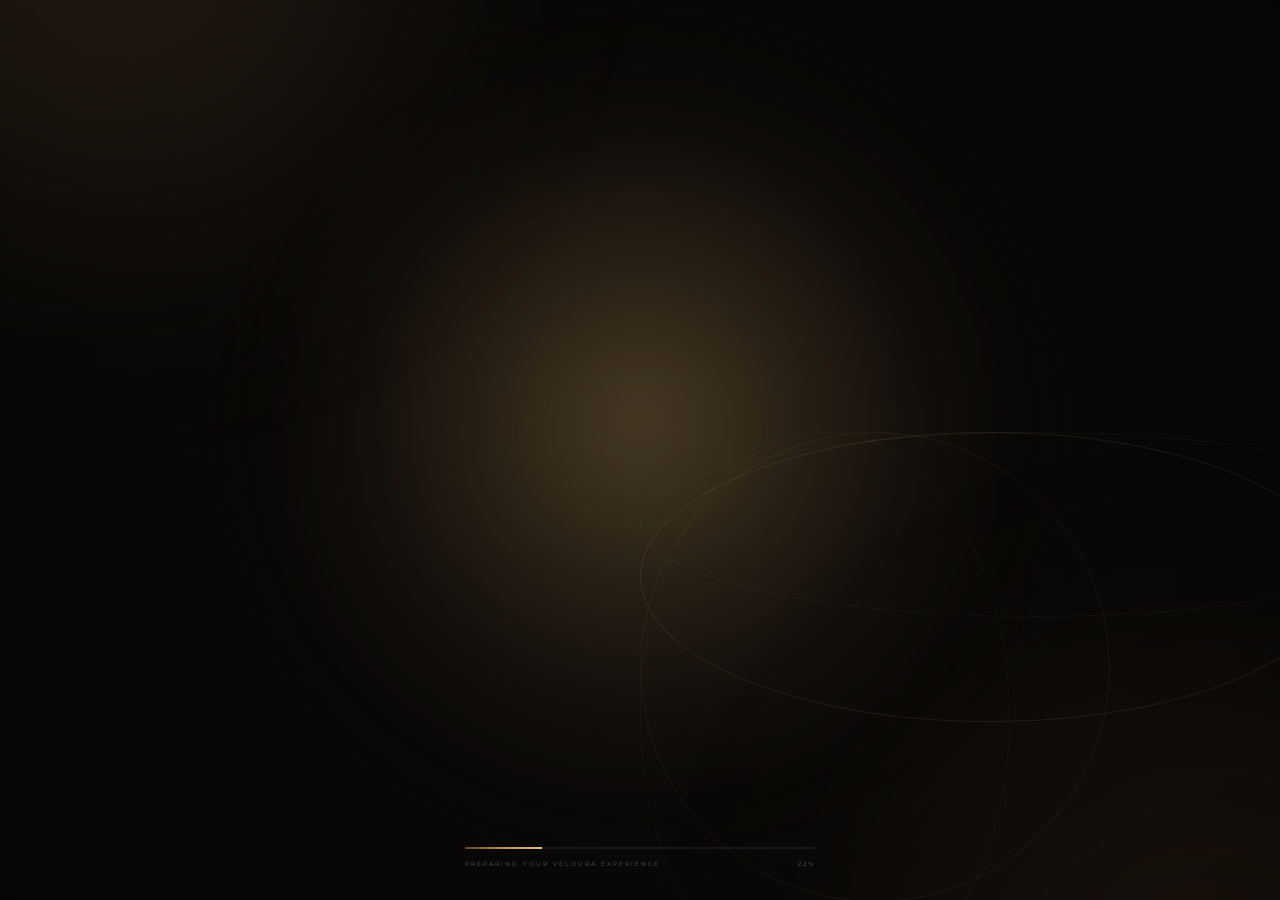
<file: index.html>
<!DOCTYPE html>
<html lang="en">

<head>

    <meta charset="UTF-8">

    <meta
        name="viewport"
        content="width=device-width, initial-scale=1.0"
    >

    <meta
        name="description"
        content="Welcome to Veloura Cafe"
    >

    <title>Veloura Cafe | Welcome</title>


    <link
        rel="preconnect"
        href="https://fonts.googleapis.com"
    >

    <link
        rel="preconnect"
        href="https://fonts.gstatic.com"
        crossorigin
    >

    <link
        href="https://fonts.googleapis.com/css2?family=Cormorant+Garamond:wght@400;500;600&family=Montserrat:wght@300;400;500;600&display=swap"
        rel="stylesheet"
    >


    <link
        rel="stylesheet"
        href="css/welcome.css"
    >

</head>


<body>


    <main class="welcome-page">


        <!-- BACKGROUND LIGHT -->

        <div class="spotlight"></div>

        <div class="background-glow glow-one"></div>

        <div class="background-glow glow-two"></div>

        <div class="background-glow glow-three"></div>


        <!-- PARTICLES -->

        <div class="particles">

            <span></span>
            <span></span>
            <span></span>
            <span></span>
            <span></span>
            <span></span>
            <span></span>
            <span></span>
            <span></span>
            <span></span>

        </div>


        <!-- TEXTURE -->

        <div class="background-lines"></div>

        <div class="grain"></div>


        <!-- 3D ORBITS -->

        <div class="orbit-system">

            <div class="luxury-orbit orbit-one"></div>

            <div class="luxury-orbit orbit-two"></div>

            <div class="luxury-orbit orbit-three"></div>

            <div class="luxury-orbit orbit-four"></div>

        </div>



        <!-- MAIN CONTENT -->

        <section
            class="welcome-content"
            id="welcomeContent"
        >


            <!-- LOGO -->

            <div class="welcome-logo">

                <div class="logo-outer-ring">

                    <div class="logo-circle">

                        <span>V</span>

                    </div>

                </div>

            </div>



            <!-- WELCOME -->

            <p class="welcome-small">

                WELCOME TO

            </p>



            <!-- MAIN TITLE -->

            <div class="brand-title">

                <span class="letter">V</span>
                <span class="letter">E</span>
                <span class="letter">L</span>
                <span class="letter">O</span>
                <span class="letter">U</span>
                <span class="letter">R</span>
                <span class="letter">A</span>

                <div class="title-light"></div>

            </div>



            <!-- CAFE -->

            <h2 class="cafe-title">

                CAFE

            </h2>



            <!-- DIVIDER -->

            <div class="gold-divider">

                <span class="divider-line"></span>

                <div class="diamond"></div>

                <span class="divider-line"></span>

            </div>



            <!-- TAGLINE -->

            <p class="welcome-tagline">

                WHERE EVERY CUP TELLS A STORY

            </p>



            <!-- LOCATION -->

            <p class="established">

                AL AIN · UAE

                <span></span>

                EST. 2026

            </p>


        </section>



        <!-- LOADING -->

        <div class="welcome-loading">

            <div class="loading-track">

                <span
                    class="loading-progress"
                    id="loadingProgress"
                ></span>

            </div>


            <div class="loading-info">

                <span>
                    PREPARING YOUR VELOURA EXPERIENCE
                </span>

                <span id="loadingNumber">
                    0%
                </span>

            </div>

        </div>



        <!-- EXIT -->

        <div
            class="exit-transition"
            id="exitTransition"
        >

            <div class="exit-circle"></div>

        </div>


    </main>



    <script src="js/welcome.js"></script>


</body>

</html>
</file>
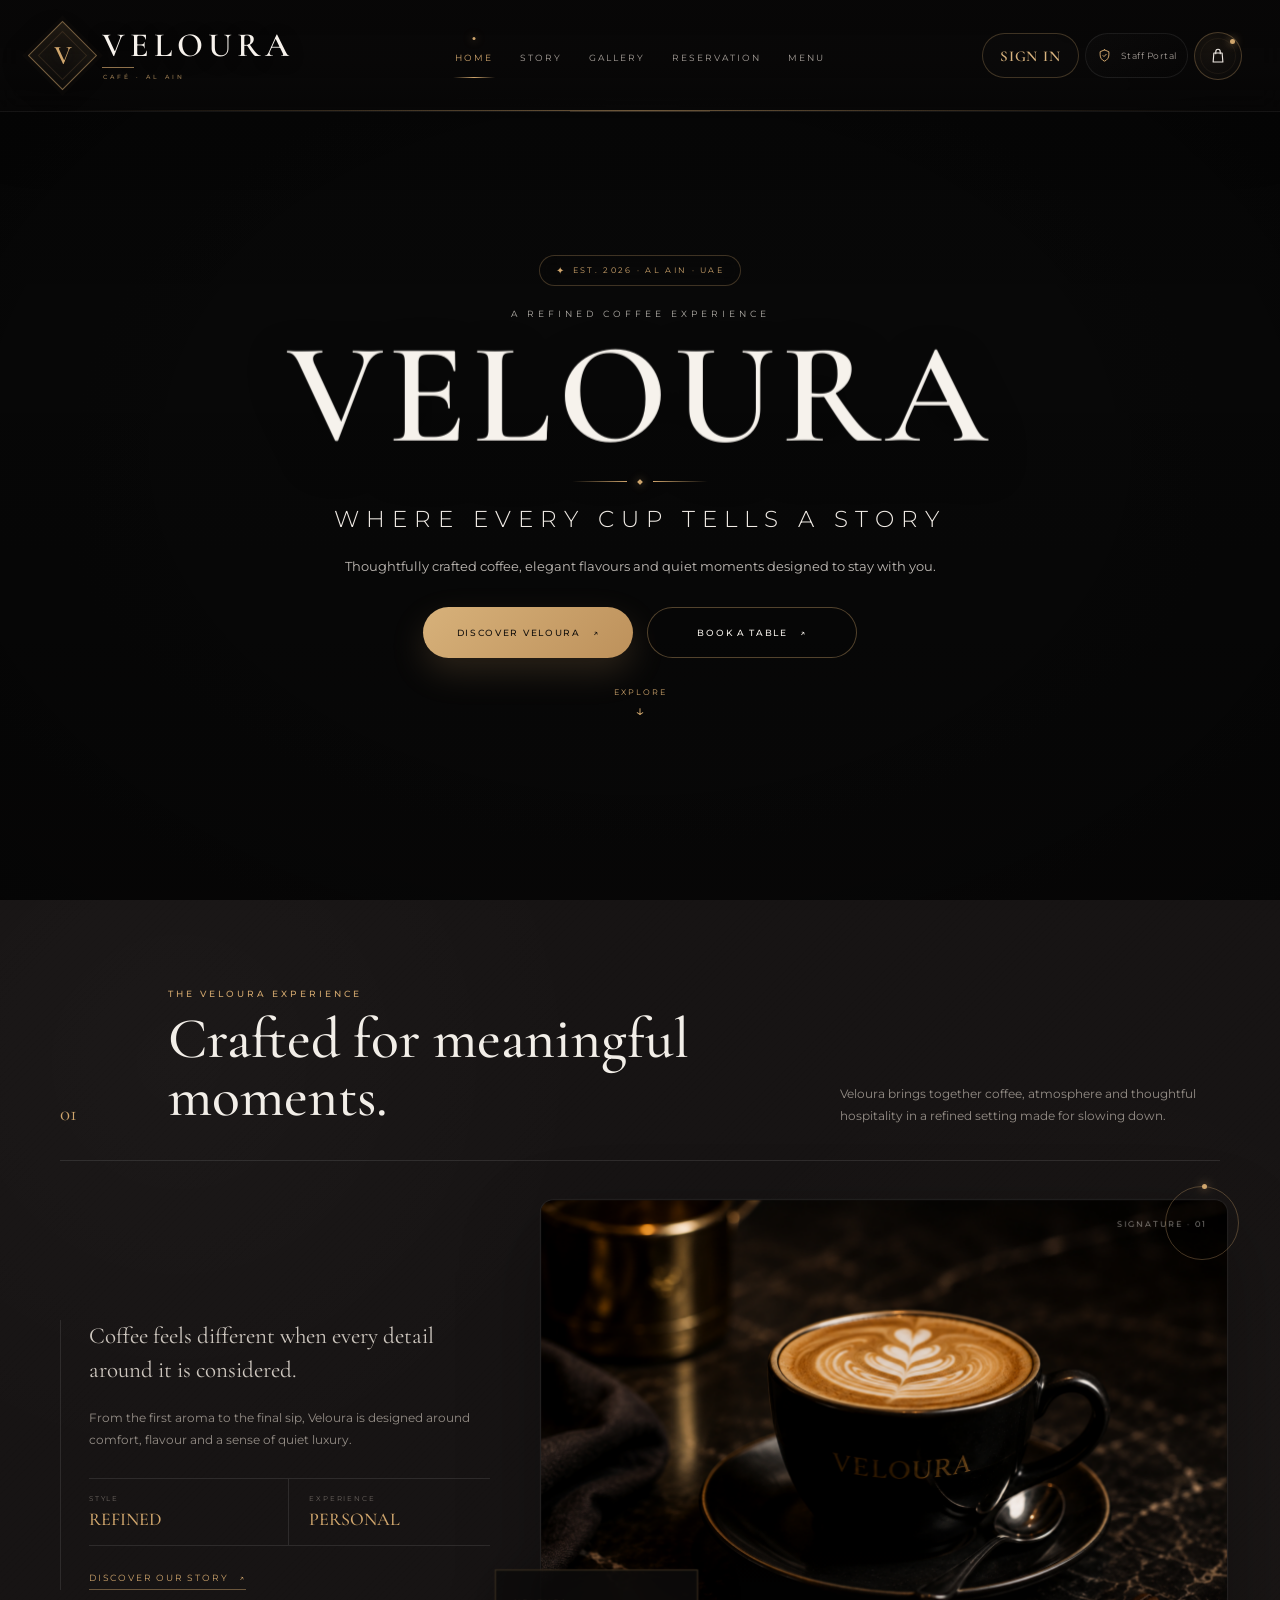
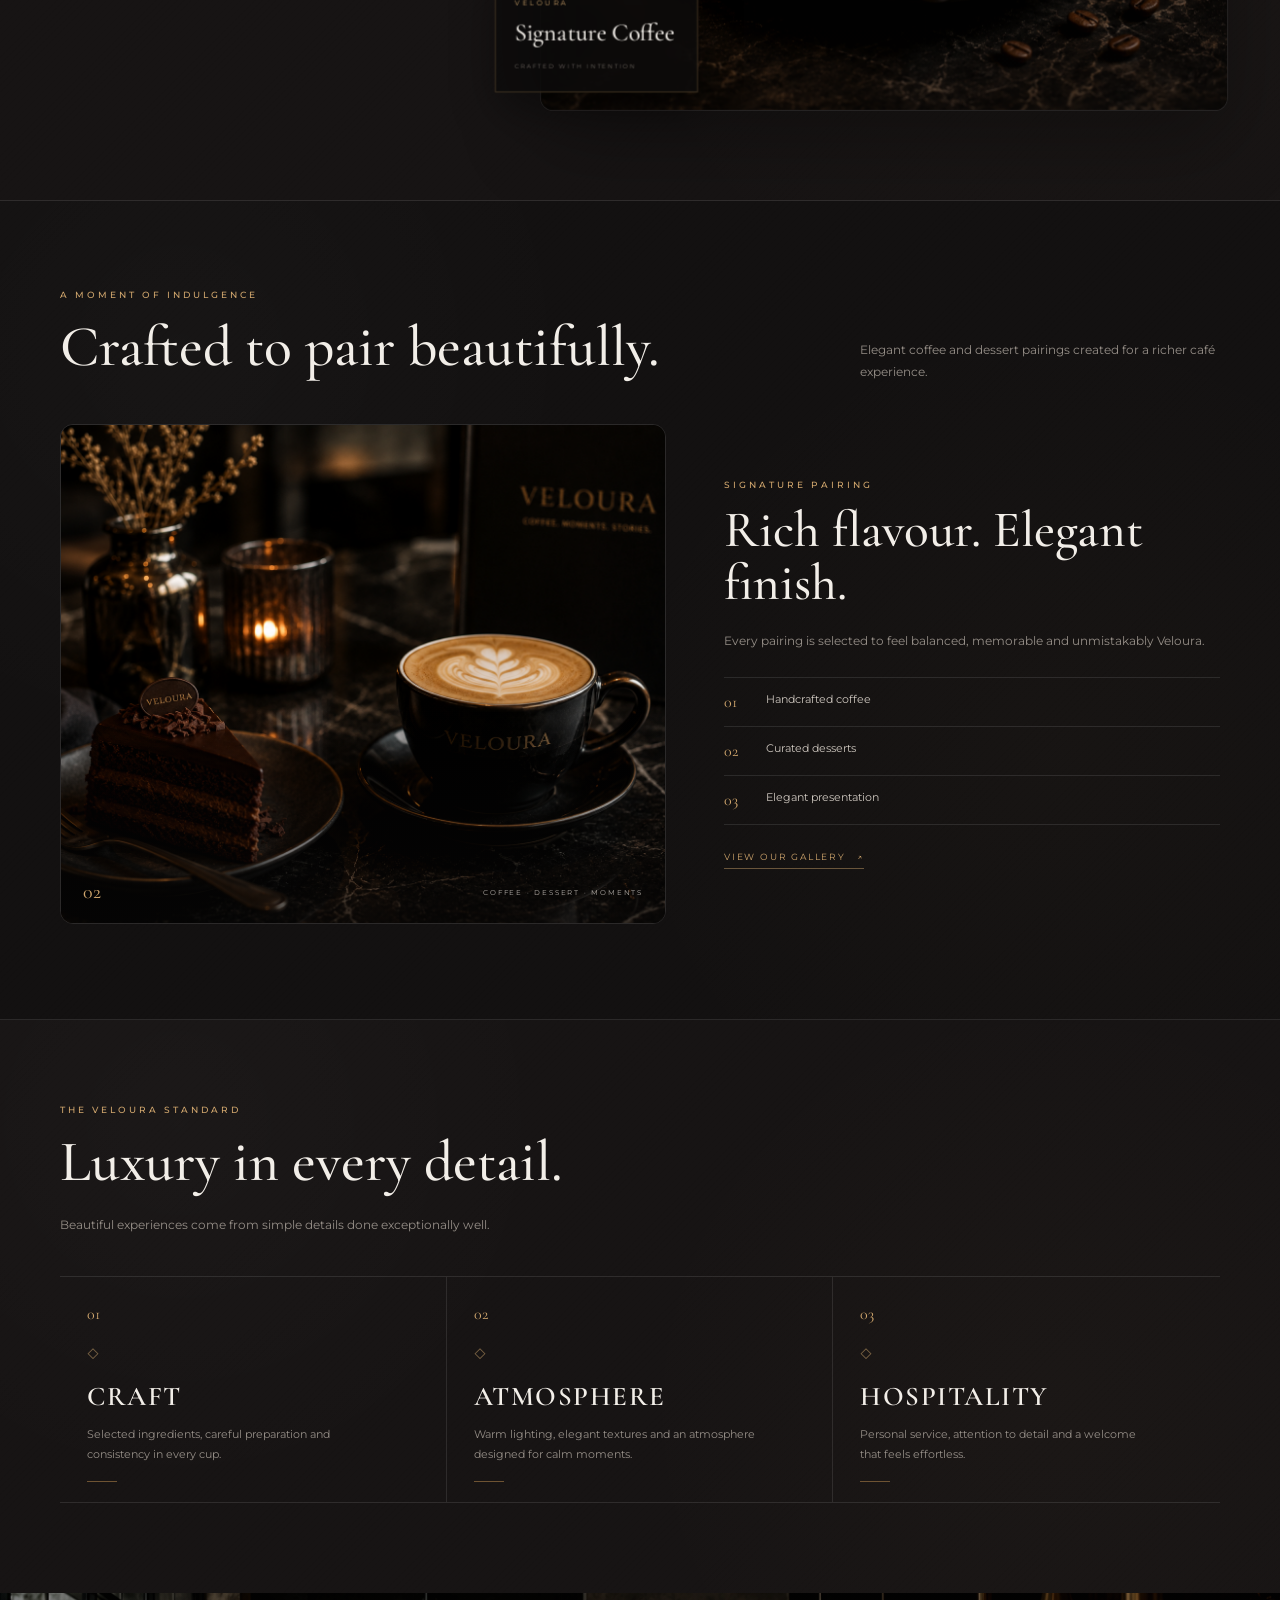
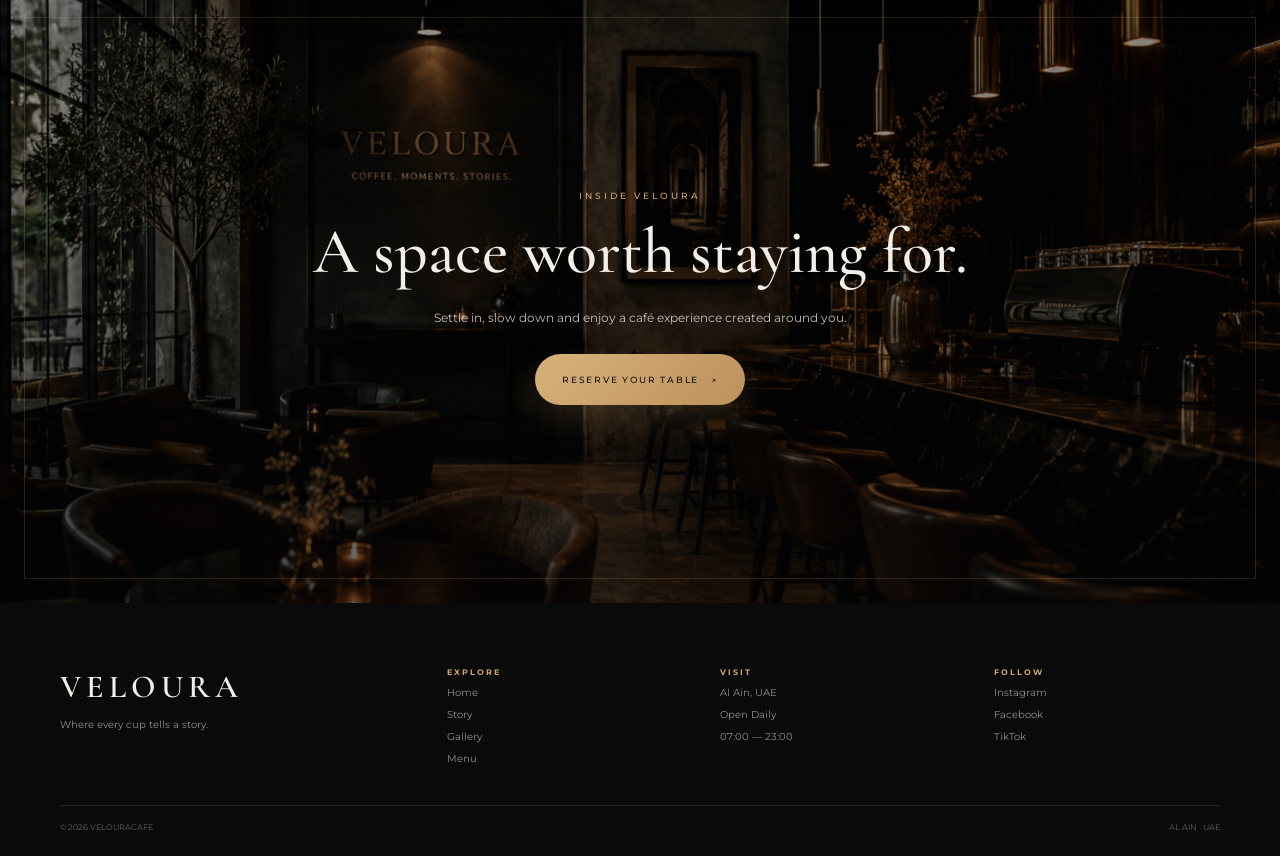
<file: home.html>
<!DOCTYPE html>
<html lang="en">

<head>

    <meta charset="UTF-8">

    <meta
        name="viewport"
        content="width=device-width, initial-scale=1.0"
    >

    <meta
        name="description"
        content="VelouraCafe - A refined luxury coffee experience in Al Ain, UAE."
    >

    <title>VelouraCafe | Luxury Café</title>


    <link
        rel="preconnect"
        href="https://fonts.googleapis.com"
    >

    <link
        rel="preconnect"
        href="https://fonts.gstatic.com"
        crossorigin
    >

    <link
        href="https://fonts.googleapis.com/css2?family=Cormorant+Garamond:wght@400;500;600&family=Montserrat:wght@300;400;500;600&display=swap"
        rel="stylesheet"
    >


    <link
        rel="stylesheet"
        href="css/style.css"
    >

    <link
        rel="stylesheet"
        href="css/responsive.css"
    >

</head>


<body>


    <div
        class="cursor-light"
        id="cursorLight"
    ></div>



    <!-- =====================================================
         PREMIUM NAVBAR
    ====================================================== -->

    <nav
        class="navbar"
        id="navbar"
    >


        <!-- LEFT BRAND -->

        <a
            href="home.html"
            class="brand-logo"
            aria-label="Veloura Home"
        >


            <span class="brand-monogram">

                <span class="brand-monogram-inner">
                    V
                </span>

            </span>


            <span class="brand-copy">


                <span class="brand-name">

                    VELOURA

                </span>


                <span class="brand-subtitle">

                    CAFÉ · AL AIN

                </span>


            </span>


        </a>



        <!-- CENTER NAVIGATION -->

        <ul class="nav-links">


            <li>

                <a
                    href="home.html"
                    class="active"
                >

                    HOME

                </a>

            </li>


            <li>

                <a href="story.html">

                    STORY

                </a>

            </li>


            <li>

                <a href="gallery.html">

                    GALLERY

                </a>

            </li>


            <li>

                <a href="reservation.html">

                    RESERVATION

                </a>

            </li>


            <li>

                <a href="menu.html">

                    MENU

                </a>

            </li>


        </ul>



        <!-- RIGHT ACTIONS -->

        <div class="nav-actions">


            <!-- CUSTOMER ACCOUNT -->

            <div
                class="customer-account"
                id="customerAccount"
            >


                <button
                    type="button"
                    class="nav-signin"
                    id="customerAccountButton"
                    aria-expanded="false"
                >

                    <span id="customerAccountName">

                        SIGN IN

                    </span>


                    <span
                        class="customer-arrow"
                        id="customerArrow"
                    >

                        ▾

                    </span>

                </button>



                <!-- ACCOUNT DROPDOWN -->

                <div
                    class="customer-dropdown"
                    id="customerDropdown"
                >


                    <div class="customer-dropdown-head">


                        <span class="customer-dropdown-label">

                            MY VELOURA

                        </span>


                        <strong id="customerDropdownName">

                            Guest

                        </strong>


                        <small id="customerDropdownEmail">

                            Welcome to Veloura

                        </small>


                    </div>



                    <a
                        href="order-history.html"
                        class="customer-dropdown-link"
                    >

                        <span>

                            ORDER HISTORY

                        </span>


                        <span>

                            →

                        </span>

                    </a>



                    <a
                        href="reservation-history.html"
                        class="customer-dropdown-link"
                    >

                        <span>

                            RESERVATION HISTORY

                        </span>


                        <span>

                            →

                        </span>

                    </a>



                    <button
                        type="button"
                        class="customer-signout"
                        id="customerSignOut"
                    >

                        <span>

                            SIGN OUT

                        </span>


                        <span>

                            →

                        </span>

                    </button>


                </div>


            </div>



            <!-- STAFF PORTAL -->

            <a
                href="#"
                class="staff-portal"
            >


                <span class="staff-icon">


                    <svg
                        viewBox="0 0 24 24"
                        aria-hidden="true"
                    >


                        <path
                            d="M12 3L19 6V11C19 15.6 16.2 19.5 12 21C7.8 19.5 5 15.6 5 11V6L12 3Z"
                        ></path>


                        <path
                            d="M9.5 12L11.2 13.7L14.8 10"
                        ></path>


                    </svg>


                </span>


                <span>

                    Staff Portal

                </span>


            </a>



            <!-- BAG -->

            <a
                href="menu.html"
                class="nav-bag"
                aria-label="Shopping bag"
            >


                <svg
                    viewBox="0 0 24 24"
                    aria-hidden="true"
                >


                    <path
                        d="M6.5 8H17.5L18.5 20H5.5L6.5 8Z"
                    ></path>


                    <path
                        d="M9 9V6.5C9 4.6 10.3 3 12 3C13.7 3 15 4.6 15 6.5V9"
                    ></path>


                </svg>


                <span class="bag-light"></span>


            </a>


        </div>



        <button
            class="menu-toggle"
            id="menuToggle"
            aria-label="Open navigation"
            aria-expanded="false"
        >

            <span></span>

            <span></span>

        </button>


    </nav>



    <!-- =====================================================
         MOBILE MENU
    ====================================================== -->

    <div
        class="mobile-menu"
        id="mobileMenu"
    >


        <a href="home.html">

            HOME

        </a>


        <a href="story.html">

            STORY

        </a>


        <a href="gallery.html">

            GALLERY

        </a>


        <a href="reservation.html">

            RESERVATION

        </a>


        <a href="menu.html">

            MENU

        </a>



        <div class="mobile-divider"></div>



        <button
            type="button"
            class="mobile-customer-button"
            id="mobileCustomerButton"
        >

            SIGN IN

        </button>



        <div
            class="mobile-customer-links"
            id="mobileCustomerLinks"
        >


            <a href="order-history.html">

                ORDER HISTORY

            </a>


            <a href="reservation-history.html">

                RESERVATION HISTORY

            </a>


            <button
                type="button"
                id="mobileCustomerSignOut"
            >

                SIGN OUT

            </button>


        </div>



        <a href="#">

            STAFF PORTAL

        </a>


    </div>



    <!-- =====================================================
         HERO
    ====================================================== -->

    <header
        class="hero"
        id="home"
    >


        <video
            class="hero-video"
            autoplay
            muted
            loop
            playsinline
        >


            <source
                src="assets/videos/hero.mp4"
                type="video/mp4"
            >


        </video>



        <div class="hero-overlay"></div>

        <div class="hero-vignette"></div>



        <div
            class="hero-content"
            id="heroContent"
        >


            <div class="hero-chip hero-fade">


                <span>

                    ✦

                </span>


                <p>

                    EST. 2026 · AL AIN · UAE

                </p>


            </div>



            <p class="hero-eyebrow hero-fade">

                A REFINED COFFEE EXPERIENCE

            </p>



            <h1 class="hero-title">

                VELOURA

            </h1>



            <div class="hero-line hero-fade">

                <span></span>

                <i></i>

                <span></span>

            </div>



            <h2 class="hero-tagline hero-fade">

                WHERE EVERY CUP TELLS A STORY

            </h2>



            <p class="hero-description hero-fade">

                Thoughtfully crafted coffee,
                elegant flavours and quiet moments
                designed to stay with you.

            </p>



            <div class="hero-actions hero-fade">


                <a
                    href="#experience"
                    class="hero-primary magnetic"
                >

                    DISCOVER VELOURA

                    <span>

                        ↗

                    </span>

                </a>



                <a
                    href="reservation.html"
                    class="hero-secondary magnetic"
                >

                    BOOK A TABLE

                    <span>

                        ↗

                    </span>

                </a>


            </div>



            <a
                href="#experience"
                class="hero-scroll"
            >


                <span>

                    EXPLORE

                </span>


                <i>

                    ↓

                </i>


            </a>


        </div>


    </header>



    <!-- =====================================================
         EXPERIENCE
    ====================================================== -->

    <main>


        <section
            class="experience-section luxury-surface"
            id="experience"
        >


            <div class="container">



                <div class="experience-top reveal">



                    <div class="section-mark">


                        <span>

                            01

                        </span>


                    </div>



                    <div class="experience-heading">


                        <p class="eyebrow">

                            THE VELOURA EXPERIENCE

                        </p>



                        <h2>

                            Crafted for
                            meaningful moments.

                        </h2>


                    </div>



                    <div class="experience-intro">


                        <p>

                            Veloura brings together coffee,
                            atmosphere and thoughtful hospitality
                            in a refined setting made for slowing down.

                        </p>


                    </div>


                </div>



                <div class="animated-divider"></div>



                <div class="experience-grid">



                    <div class="experience-copy reveal">



                        <p class="lead-copy">

                            Coffee feels different when
                            every detail around it is considered.

                        </p>



                        <p>

                            From the first aroma to the final sip,
                            Veloura is designed around comfort,
                            flavour and a sense of quiet luxury.

                        </p>



                        <div class="mini-stats">



                            <div>


                                <small>

                                    STYLE

                                </small>


                                <strong>

                                    REFINED

                                </strong>


                            </div>



                            <div>


                                <small>

                                    EXPERIENCE

                                </small>


                                <strong>

                                    PERSONAL

                                </strong>


                            </div>


                        </div>



                        <a
                            href="story.html"
                            class="text-link"
                        >

                            DISCOVER OUR STORY

                            <span>

                                ↗

                            </span>

                        </a>


                    </div>



                    <div
                        class="experience-visual tilt-card reveal"
                        data-tilt
                    >



                        <div class="visual-frame">



                            <img
                                src="assets/images/home-coffee.jpg"
                                alt="Veloura signature coffee"
                            >



                            <div class="image-soft-overlay"></div>



                            <span class="visual-code">

                                SIGNATURE · 01

                            </span>


                        </div>



                        <div class="floating-glass-card">



                            <span>

                                VELOURA

                            </span>



                            <strong>

                                Signature Coffee

                            </strong>



                            <small>

                                CRAFTED WITH INTENTION

                            </small>


                        </div>



                        <div class="floating-orbit">

                            <span></span>

                        </div>


                    </div>


                </div>


            </div>


        </section>



        <!-- =================================================
             SIGNATURE MOMENT
        ================================================== -->

        <section class="signature-section luxury-surface-dark">


            <div class="container">


                <div class="signature-header reveal">


                    <div>


                        <p class="eyebrow">

                            A MOMENT OF INDULGENCE

                        </p>



                        <h2>

                            Crafted to pair beautifully.

                        </h2>


                    </div>



                    <p>

                        Elegant coffee and dessert pairings
                        created for a richer café experience.

                    </p>


                </div>



                <div class="signature-layout">



                    <div
                        class="signature-photo tilt-card reveal"
                        data-tilt
                    >



                        <img
                            src="assets/images/home-dessert.jpg"
                            alt="Veloura coffee and dessert"
                        >



                        <div class="signature-image-overlay"></div>



                        <div class="signature-photo-bottom">


                            <span>

                                02

                            </span>


                            <p>

                                COFFEE · DESSERT · MOMENTS

                            </p>


                        </div>


                    </div>



                    <div class="signature-content reveal">



                        <p class="eyebrow">

                            SIGNATURE PAIRING

                        </p>



                        <h3>

                            Rich flavour.
                            Elegant finish.

                        </h3>



                        <p>

                            Every pairing is selected to feel
                            balanced, memorable and unmistakably Veloura.

                        </p>



                        <div class="signature-list">



                            <div>


                                <span>

                                    01

                                </span>


                                <p>

                                    Handcrafted coffee

                                </p>


                            </div>



                            <div>


                                <span>

                                    02

                                </span>


                                <p>

                                    Curated desserts

                                </p>


                            </div>



                            <div>


                                <span>

                                    03

                                </span>


                                <p>

                                    Elegant presentation

                                </p>


                            </div>


                        </div>



                        <a
                            href="gallery.html"
                            class="text-link"
                        >

                            VIEW OUR GALLERY

                            <span>

                                ↗

                            </span>

                        </a>


                    </div>


                </div>


            </div>


        </section>



        <!-- =================================================
             VALUES
        ================================================== -->

        <section class="values-section luxury-surface">


            <div class="container">



                <div class="values-header reveal">



                    <p class="eyebrow">

                        THE VELOURA STANDARD

                    </p>



                    <h2>

                        Luxury in every detail.

                    </h2>



                    <p>

                        Beautiful experiences come
                        from simple details done exceptionally well.

                    </p>


                </div>



                <div class="values-grid">



                    <article class="value-card reveal">


                        <span class="value-number">

                            01

                        </span>



                        <div class="value-symbol">

                            ◇

                        </div>



                        <h3>

                            CRAFT

                        </h3>



                        <p>

                            Selected ingredients,
                            careful preparation and consistency
                            in every cup.

                        </p>



                        <div class="value-line"></div>


                    </article>



                    <article class="value-card reveal">


                        <span class="value-number">

                            02

                        </span>



                        <div class="value-symbol">

                            ◇

                        </div>



                        <h3>

                            ATMOSPHERE

                        </h3>



                        <p>

                            Warm lighting,
                            elegant textures and an atmosphere
                            designed for calm moments.

                        </p>



                        <div class="value-line"></div>


                    </article>



                    <article class="value-card reveal">


                        <span class="value-number">

                            03

                        </span>



                        <div class="value-symbol">

                            ◇

                        </div>



                        <h3>

                            HOSPITALITY

                        </h3>



                        <p>

                            Personal service,
                            attention to detail and a welcome
                            that feels effortless.

                        </p>



                        <div class="value-line"></div>


                    </article>


                </div>


            </div>


        </section>



        <!-- =================================================
             INTERIOR
        ================================================== -->

        <section class="interior-section">



            <img
                src="assets/images/home-interior.jpg"
                alt="Veloura café interior"
                class="interior-image"
                id="interiorImage"
            >



            <div class="interior-overlay"></div>



            <div class="interior-border"></div>



            <div class="interior-content reveal">



                <p class="eyebrow">

                    INSIDE VELOURA

                </p>



                <h2>

                    A space worth staying for.

                </h2>



                <p>

                    Settle in, slow down and enjoy
                    a café experience created around you.

                </p>



                <a
                    href="reservation.html"
                    class="hero-primary magnetic"
                >

                    RESERVE YOUR TABLE

                    <span>

                        ↗

                    </span>

                </a>


            </div>


        </section>


    </main>



    <!-- =====================================================
         FOOTER
    ====================================================== -->

    <footer class="footer">


        <div class="container">



            <div class="footer-grid">



                <div class="footer-brand">



                    <a
                        href="home.html"
                        class="footer-logo"
                    >

                        VELOURA

                    </a>



                    <p>

                        Where every cup tells a story.

                    </p>


                </div>



                <div class="footer-column">


                    <h4>

                        EXPLORE

                    </h4>


                    <a href="home.html">

                        Home

                    </a>


                    <a href="story.html">

                        Story

                    </a>


                    <a href="gallery.html">

                        Gallery

                    </a>


                    <a href="menu.html">

                        Menu

                    </a>


                </div>



                <div class="footer-column">


                    <h4>

                        VISIT

                    </h4>


                    <p>

                        Al Ain, UAE

                    </p>


                    <p>

                        Open Daily

                    </p>


                    <p>

                        07:00 — 23:00

                    </p>


                </div>



                <div class="footer-column">


                    <h4>

                        FOLLOW

                    </h4>


                    <a href="#">

                        Instagram

                    </a>


                    <a href="#">

                        Facebook

                    </a>


                    <a href="#">

                        TikTok

                    </a>


                </div>


            </div>



            <div class="footer-bottom">


                <span>

                    © 2026 VELOURACAFE

                </span>


                <span>

                    AL AIN · UAE

                </span>


            </div>


        </div>


    </footer>



    <!-- =====================================================
         CUSTOMER SIGN IN / SIGN UP MODAL
    ====================================================== -->

    <div
        class="customer-auth-modal"
        id="customerAuthModal"
        aria-hidden="true"
    >


        <div
            class="customer-auth-backdrop"
            id="customerAuthBackdrop"
        ></div>



        <div
            class="customer-auth-card"
            role="dialog"
            aria-modal="true"
            aria-labelledby="customerAuthTitle"
        >



            <button
                type="button"
                class="customer-auth-close"
                id="customerAuthClose"
                aria-label="Close"
            >

                ×

            </button>



            <div class="customer-auth-logo">


                <span>

                    V

                </span>


            </div>



            <p class="customer-auth-eyebrow">

                WELCOME TO VELOURA

            </p>



            <h2 id="customerAuthTitle">

                Your Veloura

            </h2>



            <div class="customer-auth-tabs">



                <button
                    type="button"
                    class="customer-auth-tab active"
                    id="customerSignupTab"
                >

                    SIGN UP

                </button>



                <button
                    type="button"
                    class="customer-auth-tab"
                    id="customerSigninTab"
                >

                    SIGN IN

                </button>


            </div>



            <!-- SIGN UP -->

            <form
                class="customer-auth-form active"
                id="customerSignupForm"
            >



                <div class="customer-auth-field">


                    <label for="customerSignupName">

                        YOUR NAME

                    </label>


                    <input
                        type="text"
                        id="customerSignupName"
                        placeholder="Enter your name"
                        autocomplete="name"
                    >


                </div>



                <div class="customer-auth-field">


                    <label for="customerSignupEmail">

                        EMAIL ADDRESS

                    </label>


                    <input
                        type="email"
                        id="customerSignupEmail"
                        placeholder="name@email.com"
                        autocomplete="email"
                    >


                </div>



                <div class="customer-auth-field">


                    <label for="customerSignupPhone">

                        PHONE NUMBER

                    </label>


                    <input
                        type="tel"
                        id="customerSignupPhone"
                        placeholder="+971 50 000 0000"
                        autocomplete="tel"
                    >


                </div>



                <div class="customer-auth-field">


                    <label for="customerSignupPassword">

                        PASSWORD

                    </label>


                    <input
                        type="password"
                        id="customerSignupPassword"
                        placeholder="Minimum 6 characters"
                        autocomplete="new-password"
                    >


                </div>



                <p
                    class="customer-auth-error"
                    id="customerSignupError"
                ></p>



                <button
                    type="submit"
                    class="customer-auth-submit"
                >

                    CREATE MY VELOURA ACCOUNT

                </button>


            </form>



            <!-- SIGN IN -->

            <form
                class="customer-auth-form"
                id="customerSigninForm"
            >



                <div class="customer-auth-field">


                    <label for="customerSigninEmail">

                        EMAIL ADDRESS

                    </label>


                    <input
                        type="email"
                        id="customerSigninEmail"
                        placeholder="name@email.com"
                        autocomplete="email"
                    >


                </div>



                <div class="customer-auth-field">


                    <label for="customerSigninPassword">

                        PASSWORD

                    </label>


                    <input
                        type="password"
                        id="customerSigninPassword"
                        placeholder="Your password"
                        autocomplete="current-password"
                    >


                </div>



                <p
                    class="customer-auth-error"
                    id="customerSigninError"
                ></p>



                <button
                    type="submit"
                    class="customer-auth-submit"
                >

                    SIGN IN TO VELOURA

                </button>


            </form>


        </div>


    </div>



    <script src="js/main.js"></script>


</body>

</html>
</file>
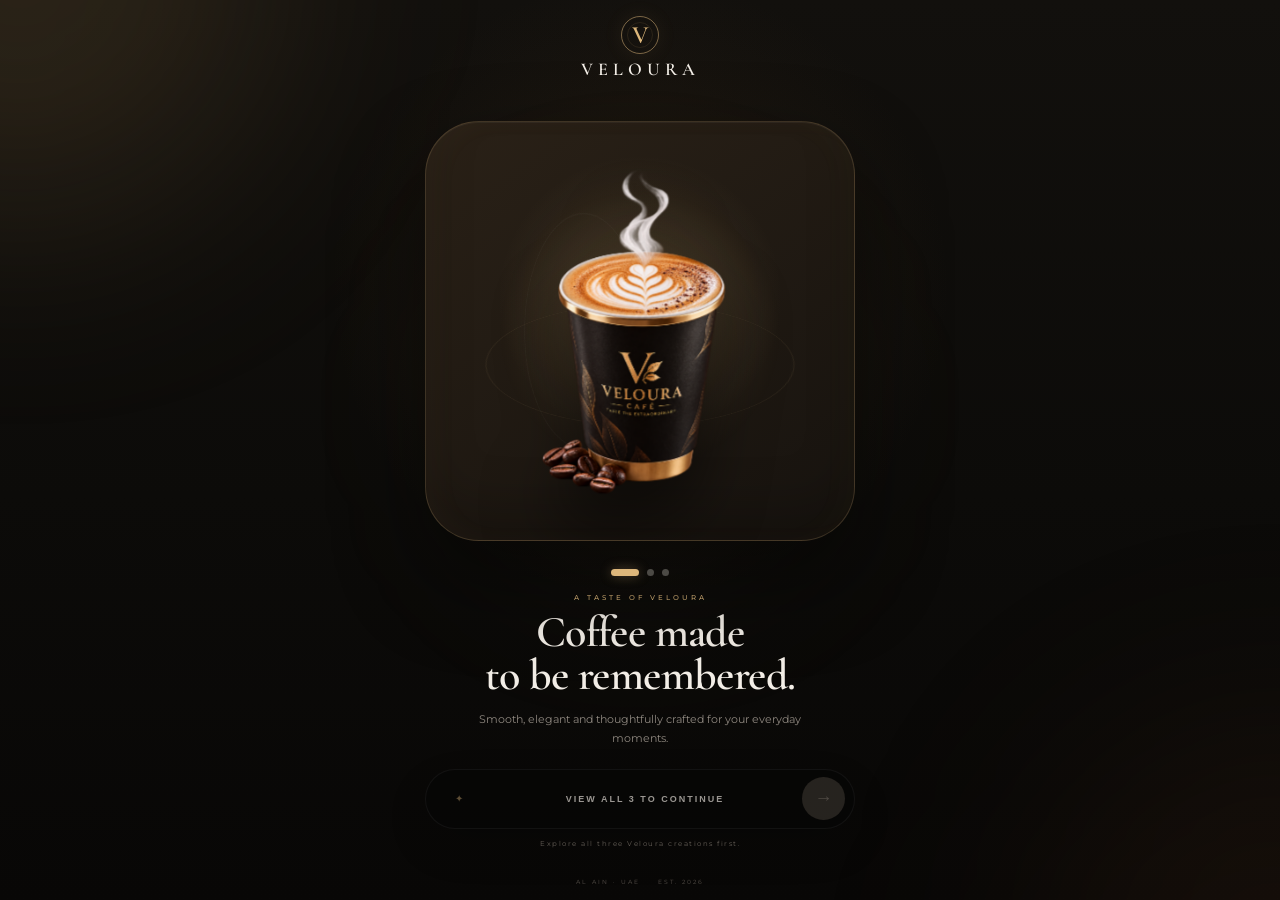
<file: intro.html>
<!DOCTYPE html>
<html lang="en">

<head>

    <meta charset="UTF-8">

    <meta
        name="viewport"
        content="width=device-width, initial-scale=1.0"
    >

    <meta
        name="description"
        content="Welcome to VelouraCafe"
    >

    <title>Veloura | Welcome</title>


    <link
        rel="preconnect"
        href="https://fonts.googleapis.com"
    >

    <link
        rel="preconnect"
        href="https://fonts.gstatic.com"
        crossorigin
    >

    <link
        href="https://fonts.googleapis.com/css2?family=Cormorant+Garamond:wght@500;600&family=Montserrat:wght@300;400;500;600&display=swap"
        rel="stylesheet"
    >


    <link
        rel="stylesheet"
        href="css/intro.css"
    >

</head>


<body>


    <main class="intro-page">


        <!-- BACKGROUND -->

        <div class="ambient ambient-one"></div>

        <div class="ambient ambient-two"></div>

        <div class="ambient ambient-three"></div>

        <div class="grain"></div>



        <!-- HEADER -->

        <header class="intro-header">


            <div class="brand-lockup">


                <div class="brand-symbol">

                    V

                </div>


                <div class="brand-word">

                    VELOURA

                </div>


            </div>


        </header>



        <!-- MAIN -->

        <section class="intro-shell">


            <!-- PRODUCT WINDOW -->

            <div
                class="product-window"
                id="productWindow"
            >


                <div class="depth-ring depth-ring-one"></div>

                <div class="depth-ring depth-ring-two"></div>


                <div
                    class="slides-track"
                    id="slidesTrack"
                >


                    <!-- SLIDE 1 -->

                    <article class="product-slide">


                        <div class="slide-glow"></div>


                        <div class="product-depth-layer">


                            <img
                                src="assets/images/intro-cappuccino.png"
                                alt="Veloura cappuccino"
                                class="product-image"
                            >


                        </div>


                    </article>



                    <!-- SLIDE 2 -->

                    <article class="product-slide">


                        <div class="slide-glow"></div>


                        <div class="product-depth-layer">


                            <img
                                src="assets/images/intro-iced-coffee.png"
                                alt="Veloura iced coffee"
                                class="product-image"
                            >


                        </div>


                    </article>



                    <!-- SLIDE 3 -->

                    <article class="product-slide">


                        <div class="slide-glow"></div>


                        <div class="product-depth-layer">


                            <img
                                src="assets/images/intro-dessert-drink.png"
                                alt="Veloura dessert drink"
                                class="product-image"
                            >


                        </div>


                    </article>


                </div>


                <div class="panel-shine"></div>

                <div class="panel-edge-light"></div>


            </div>



            <!-- DOTS -->

            <div class="slider-dots">


                <button
                    class="slider-dot active"
                    data-slide="0"
                    aria-label="Slide 1"
                ></button>


                <button
                    class="slider-dot"
                    data-slide="1"
                    aria-label="Slide 2"
                ></button>


                <button
                    class="slider-dot"
                    data-slide="2"
                    aria-label="Slide 3"
                ></button>


            </div>



            <!-- TEXT -->

            <div
                class="intro-copy"
                id="introCopy"
            >


                <p class="intro-kicker">

                    A TASTE OF VELOURA

                </p>


                <h1 id="introTitle">

                    Coffee made
                    <br>
                    to be remembered.

                </h1>


                <p
                    class="intro-description"
                    id="introDescription"
                >

                    Smooth, elegant and thoughtfully crafted
                    for your everyday moments.

                </p>


            </div>



            <!-- BUTTON -->

            <button
                class="get-started-button locked"
                id="getStartedButton"
                aria-disabled="true"
            >


                <span class="button-lock">

                    ✦

                </span>


                <span
                    class="button-label"
                    id="buttonLabel"
                >

                    VIEW ALL 3 TO CONTINUE

                </span>


                <span class="button-icon">

                    →

                </span>


            </button>


            <p
                class="progress-note"
                id="progressNote"
            >

                Explore all three Veloura creations first.

            </p>


        </section>



        <!-- BOTTOM -->

        <div class="bottom-meta">

            <span>
                AL AIN · UAE
            </span>

            <span>
                EST. 2026
            </span>

        </div>


    </main>



    <!-- PAGE TRANSITION -->

    <div
        class="page-transition"
        id="pageTransition"
    >


        <div class="transition-ring"></div>


        <div class="transition-brand">

            VELOURA

        </div>


        <div class="transition-subtitle">

            WHERE EVERY CUP TELLS A STORY

        </div>


    </div>



    <script src="js/intro.js"></script>


</body>

</html>
</file>
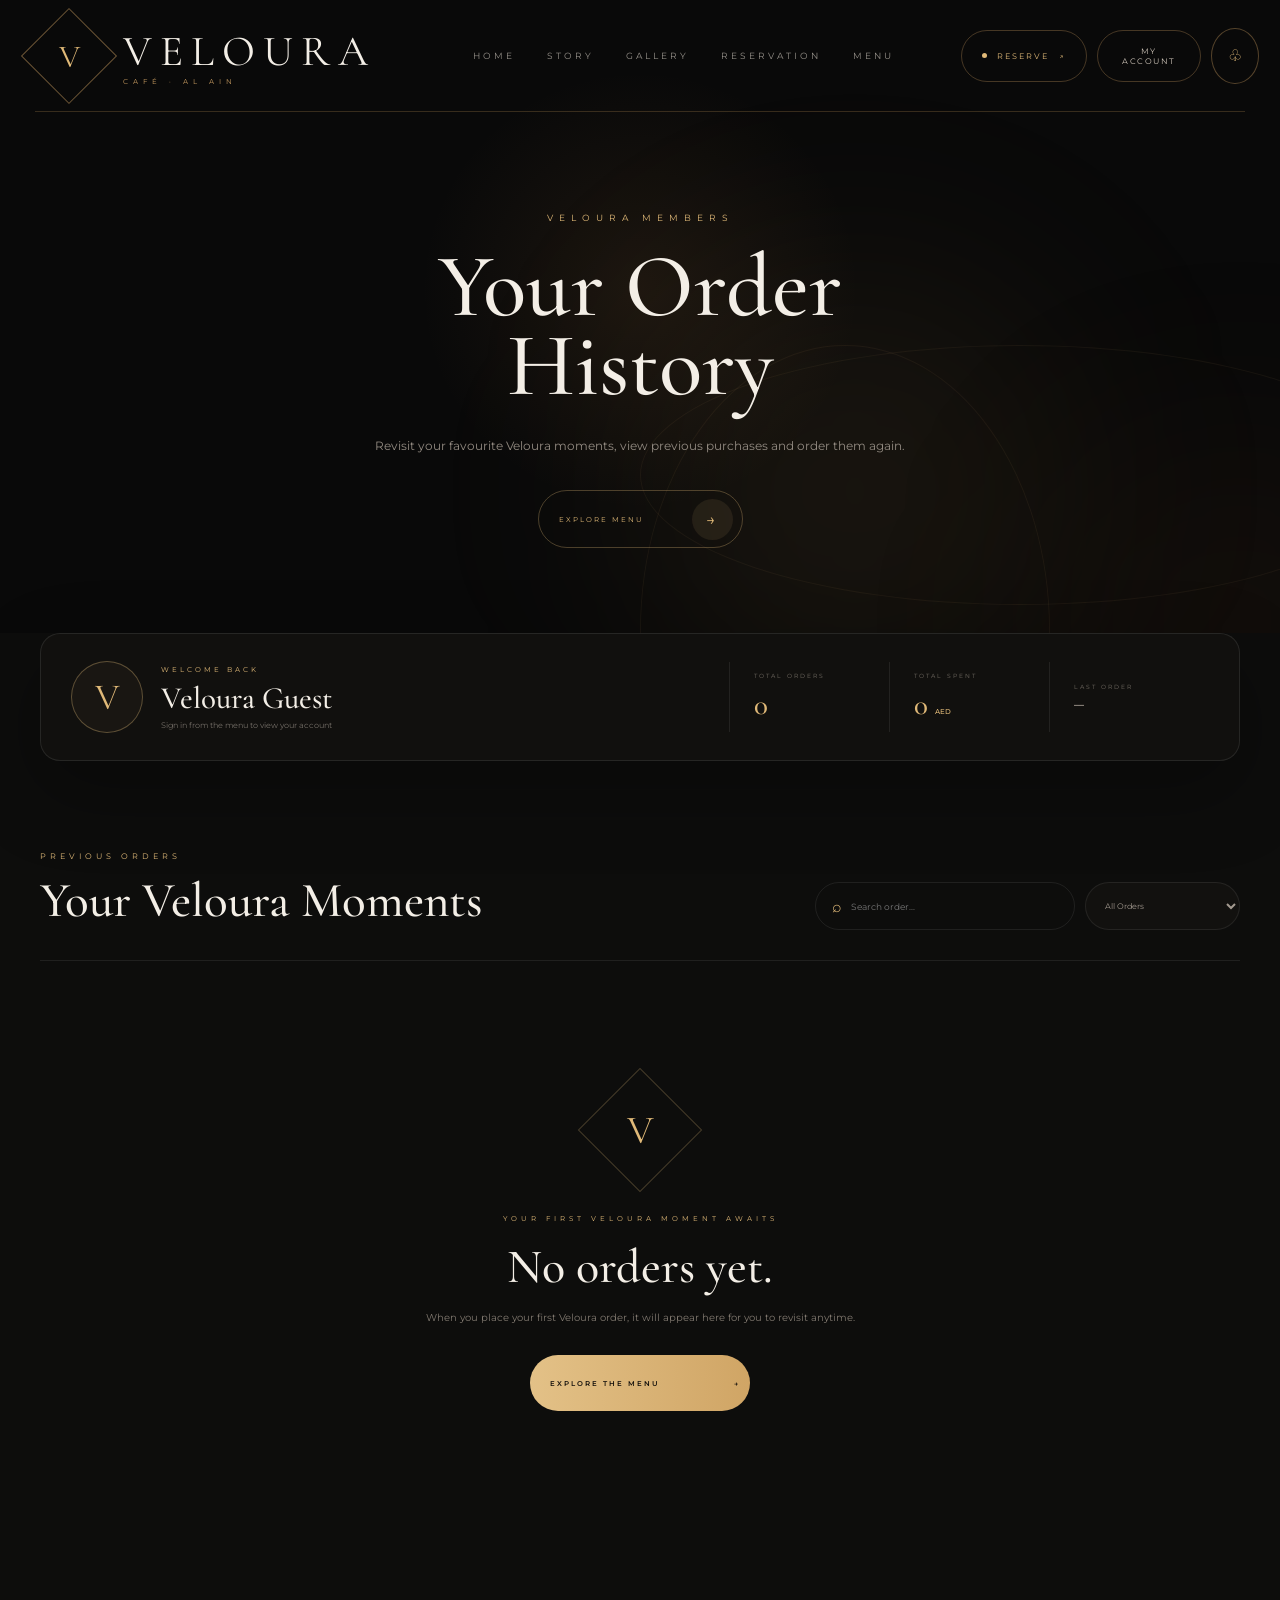
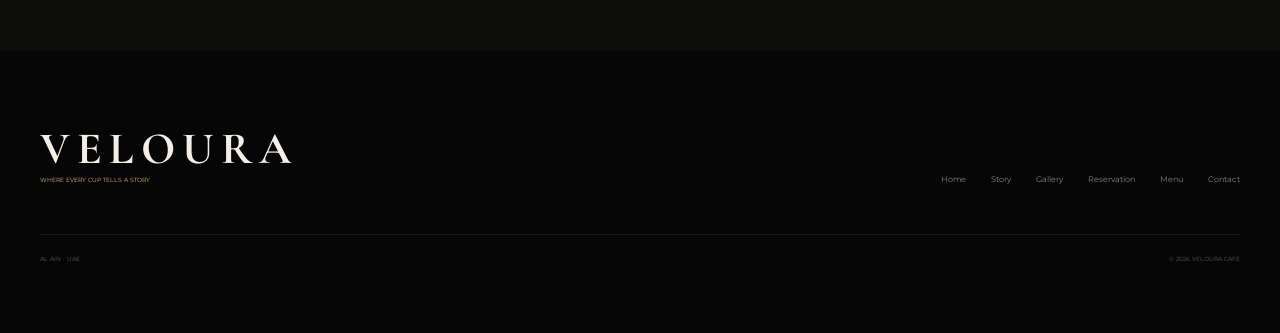
<file: order-history.html>
<!DOCTYPE html>
<html lang="en">

<head>

    <meta charset="UTF-8">

    <meta
        name="viewport"
        content="width=device-width, initial-scale=1.0"
    >

    <meta
        name="description"
        content="View your Veloura Cafe order history."
    >

    <title>Veloura Cafe | Order History</title>


    <link
        rel="preconnect"
        href="https://fonts.googleapis.com"
    >

    <link
        rel="preconnect"
        href="https://fonts.gstatic.com"
        crossorigin
    >

    <link
        href="https://fonts.googleapis.com/css2?family=Cormorant+Garamond:wght@400;500;600&family=Montserrat:wght@300;400;500;600&display=swap"
        rel="stylesheet"
    >


    <link
        rel="stylesheet"
        href="css/order-history.css"
    >

</head>


<body>


    <!-- =====================================================
         NAVBAR
    ====================================================== -->

    <header
        class="history-header"
        id="historyHeader"
    >

        <nav class="navbar">


            <a
                href="index.html"
                class="brand-area"
            >

                <div class="brand-diamond">

                    <span>
                        V
                    </span>

                </div>


                <div class="brand-copy">

                    <div class="brand-name">
                        VELOURA
                    </div>

                    <div class="brand-subtitle">
                        CAFÉ · AL AIN
                    </div>

                </div>

            </a>



            <div class="nav-links">


                <a href="index.html">

                    <span class="nav-dot"></span>

                    HOME

                </a>


                <a href="story.html">

                    <span class="nav-dot"></span>

                    STORY

                </a>


                <a href="gallery.html">

                    <span class="nav-dot"></span>

                    GALLERY

                </a>


                <a href="reservation.html">

                    <span class="nav-dot"></span>

                    RESERVATION

                </a>


                <a href="menu.html">

                    <span class="nav-dot"></span>

                    MENU

                </a>


            </div>



            <div class="nav-actions">


                <a
                    href="reservation.html"
                    class="reserve-button"
                >

                    <span class="reserve-dot"></span>

                    RESERVE

                    <span>
                        ↗
                    </span>

                </a>


                <button
                    type="button"
                    class="account-button"
                    id="accountButton"
                >
                    MY ACCOUNT
                </button>


                <a
                    href="menu.html"
                    class="bag-button"
                    aria-label="Go to menu"
                >

                    <span class="bag-symbol">
                        ♧
                    </span>

                </a>


            </div>


        </nav>

    </header>



    <main>


        <!-- =================================================
             HERO
        ================================================== -->

        <section class="history-hero">


            <div class="hero-grid"></div>

            <div class="hero-glow hero-glow-one"></div>

            <div class="hero-glow hero-glow-two"></div>

            <div class="hero-orbit hero-orbit-one"></div>

            <div class="hero-orbit hero-orbit-two"></div>


            <div class="history-shell hero-content">


                <p class="hero-kicker reveal">
                    VELOURA MEMBERS
                </p>


                <h1 class="reveal">

                    Your Order
                    <br>
                    History

                </h1>


                <p class="hero-description reveal">

                    Revisit your favourite Veloura moments,
                    view previous purchases and order them again.

                </p>


                <a
                    href="menu.html"
                    class="hero-menu-button reveal"
                >

                    <span>
                        EXPLORE MENU
                    </span>

                    <span class="hero-button-arrow">
                        →
                    </span>

                </a>


            </div>


        </section>



        <!-- =================================================
             ACCOUNT SUMMARY
        ================================================== -->

        <section class="account-summary-section">


            <div class="history-shell">


                <div class="account-summary reveal">


                    <div class="customer-card">


                        <div class="customer-avatar">

                            <span id="customerInitial">
                                V
                            </span>

                        </div>


                        <div>

                            <p>
                                WELCOME BACK
                            </p>

                            <h2 id="customerName">
                                Veloura Guest
                            </h2>

                            <span id="customerEmail">
                                Sign in to view your orders
                            </span>

                        </div>


                    </div>



                    <div class="summary-stats">


                        <div class="summary-stat">

                            <span>
                                TOTAL ORDERS
                            </span>

                            <strong id="totalOrders">
                                0
                            </strong>

                        </div>


                        <div class="summary-stat">

                            <span>
                                TOTAL SPENT
                            </span>

                            <strong>

                                <span id="totalSpent">
                                    0
                                </span>

                                <small>
                                    AED
                                </small>

                            </strong>

                        </div>


                        <div class="summary-stat">

                            <span>
                                LAST ORDER
                            </span>

                            <strong
                                class="last-order-date"
                                id="lastOrderDate"
                            >
                                —
                            </strong>

                        </div>


                    </div>


                </div>


            </div>


        </section>



        <!-- =================================================
             ORDER HISTORY
        ================================================== -->

        <section class="history-section">


            <div class="history-shell">


                <div class="history-heading reveal">


                    <div>

                        <p>
                            PREVIOUS ORDERS
                        </p>

                        <h2>
                            Your Veloura Moments
                        </h2>

                    </div>


                    <div class="history-controls">


                        <div class="history-search">

                            <span>
                                ⌕
                            </span>

                            <input
                                type="text"
                                id="historySearch"
                                placeholder="Search order..."
                            >

                        </div>


                        <select id="historyFilter">

                            <option value="all">
                                All Orders
                            </option>

                            <option value="pickup">
                                Pickup
                            </option>

                            <option value="delivery">
                                Delivery
                            </option>

                        </select>


                    </div>


                </div>



                <!-- ORDER LIST -->

                <div
                    class="orders-list"
                    id="ordersList"
                ></div>



                <!-- NO SEARCH RESULTS -->

                <div
                    class="no-search-results"
                    id="noSearchResults"
                >

                    <div class="empty-symbol">
                        ⌕
                    </div>

                    <h3>
                        No matching orders.
                    </h3>

                    <p>
                        Try another order number or filter.
                    </p>

                </div>



                <!-- EMPTY HISTORY -->

                <div
                    class="empty-history"
                    id="emptyHistory"
                >


                    <div class="empty-history-logo">

                        <span>
                            V
                        </span>

                    </div>


                    <p class="empty-kicker">
                        YOUR FIRST VELOURA MOMENT AWAITS
                    </p>


                    <h2>
                        No orders yet.
                    </h2>


                    <p class="empty-description">

                        When you place your first Veloura order,
                        it will appear here for you to revisit anytime.

                    </p>


                    <a
                        href="menu.html"
                        class="empty-menu-button"
                    >

                        <span>
                            EXPLORE THE MENU
                        </span>

                        <span>
                            →
                        </span>

                    </a>


                </div>


            </div>


        </section>


    </main>



    <!-- =====================================================
         ORDER DETAIL MODAL
    ====================================================== -->

    <div
        class="order-modal"
        id="orderModal"
    >


        <div
            class="order-modal-backdrop"
            id="orderModalBackdrop"
        ></div>


        <div class="order-detail-card">


            <button
                type="button"
                class="order-modal-close"
                id="orderModalClose"
            >
                ×
            </button>



            <div class="receipt-header">


                <div class="receipt-logo">
                    V
                </div>


                <div>

                    <p>
                        VELOURA RECEIPT
                    </p>

                    <h2 id="detailOrderNumber">
                        VL-2026-0000
                    </h2>

                </div>


            </div>



            <div class="receipt-meta">


                <div>

                    <span>
                        DATE
                    </span>

                    <strong id="detailOrderDate">
                        —
                    </strong>

                </div>


                <div>

                    <span>
                        ORDER TYPE
                    </span>

                    <strong id="detailOrderType">
                        Pickup
                    </strong>

                </div>


                <div>

                    <span>
                        PAYMENT
                    </span>

                    <strong id="detailPayment">
                        Card
                    </strong>

                </div>


                <div>

                    <span>
                        STATUS
                    </span>

                    <strong
                        class="detail-status"
                        id="detailStatus"
                    >
                        Confirmed
                    </strong>

                </div>


            </div>



            <!-- LOCATION -->

            <div
                class="receipt-location"
                id="receiptLocation"
            >


                <div class="receipt-location-icon">
                    ⌖
                </div>


                <div>

                    <span>
                        DELIVERY LOCATION
                    </span>

                    <strong id="detailLocationName">
                        Home
                    </strong>

                    <p id="detailLocationAddress">
                        Al Ain
                    </p>

                    <p id="detailLocationPhone"></p>

                </div>


            </div>



            <!-- ORDER ITEMS -->

            <div class="receipt-items-heading">

                <span>
                    YOUR ITEMS
                </span>

                <strong id="detailItemCount">
                    0 ITEMS
                </strong>

            </div>


            <div
                class="receipt-items"
                id="receiptItems"
            ></div>



            <!-- TOTALS -->

            <div class="receipt-totals">


                <div>

                    <span>
                        SUBTOTAL
                    </span>

                    <strong>

                        <span id="detailSubtotal">
                            0
                        </span>

                        AED

                    </strong>

                </div>


                <div>

                    <span>
                        DELIVERY
                    </span>

                    <strong id="detailDeliveryFee">
                        FREE
                    </strong>

                </div>


                <div class="receipt-grand-total">

                    <span>
                        TOTAL
                    </span>

                    <strong>

                        <span id="detailTotal">
                            0
                        </span>

                        AED

                    </strong>

                </div>


            </div>



            <div class="receipt-actions">


                <button
                    type="button"
                    class="order-again-main"
                    id="detailOrderAgain"
                >

                    <span>
                        ORDER AGAIN
                    </span>

                    <span>
                        →
                    </span>

                </button>


                <button
                    type="button"
                    class="close-receipt-button"
                    id="closeReceiptButton"
                >
                    CLOSE
                </button>


            </div>



            <div class="receipt-footer">

                <span>
                    VELOURA CAFÉ · AL AIN
                </span>

                <span>
                    WHERE EVERY CUP TELLS A STORY
                </span>

            </div>


        </div>


    </div>



    <!-- =====================================================
         ORDER AGAIN CONFIRMATION
    ====================================================== -->

    <div
        class="reorder-modal"
        id="reorderModal"
    >


        <div
            class="reorder-backdrop"
            id="reorderBackdrop"
        ></div>


        <div class="reorder-card">


            <div class="reorder-icon">
                ↻
            </div>


            <p class="reorder-kicker">
                ORDER AGAIN
            </p>


            <h2>
                Add these items
                <br>
                to your bag?
            </h2>


            <p class="reorder-description">

                The items from this previous order
                will be added to your current Veloura bag.

            </p>


            <div class="reorder-order-number">

                <span>
                    PREVIOUS ORDER
                </span>

                <strong id="reorderOrderNumber">
                    VL-2026-0000
                </strong>

            </div>


            <div class="reorder-actions">


                <button
                    type="button"
                    id="cancelReorder"
                >
                    CANCEL
                </button>


                <button
                    type="button"
                    id="confirmReorder"
                >

                    ADD TO BAG

                    <span>
                        →
                    </span>

                </button>


            </div>


        </div>


    </div>



    <!-- =====================================================
         TOAST
    ====================================================== -->

    <div
        class="history-toast"
        id="historyToast"
    >


        <div class="toast-check">
            ✓
        </div>


        <div>

            <strong id="toastTitle">
                Added to bag
            </strong>

            <span id="toastMessage">
                Your previous order is ready.
            </span>

        </div>


    </div>



    <!-- =====================================================
         FOOTER
    ====================================================== -->

    <footer class="history-footer">


        <div class="footer-main">


            <div>

                <h2>
                    VELOURA
                </h2>

                <p>
                    WHERE EVERY CUP TELLS A STORY
                </p>

            </div>


            <div class="footer-links">

                <a href="index.html">
                    Home
                </a>

                <a href="story.html">
                    Story
                </a>

                <a href="gallery.html">
                    Gallery
                </a>

                <a href="reservation.html">
                    Reservation
                </a>

                <a href="menu.html">
                    Menu
                </a>

                <a href="contact.html">
                    Contact
                </a>

            </div>


        </div>


        <div class="footer-bottom">

            <span>
                AL AIN · UAE
            </span>

            <span>
                © 2026 VELOURA CAFE
            </span>

        </div>


    </footer>



    <script src="js/order-history.js"></script>


</body>

</html>
</file>
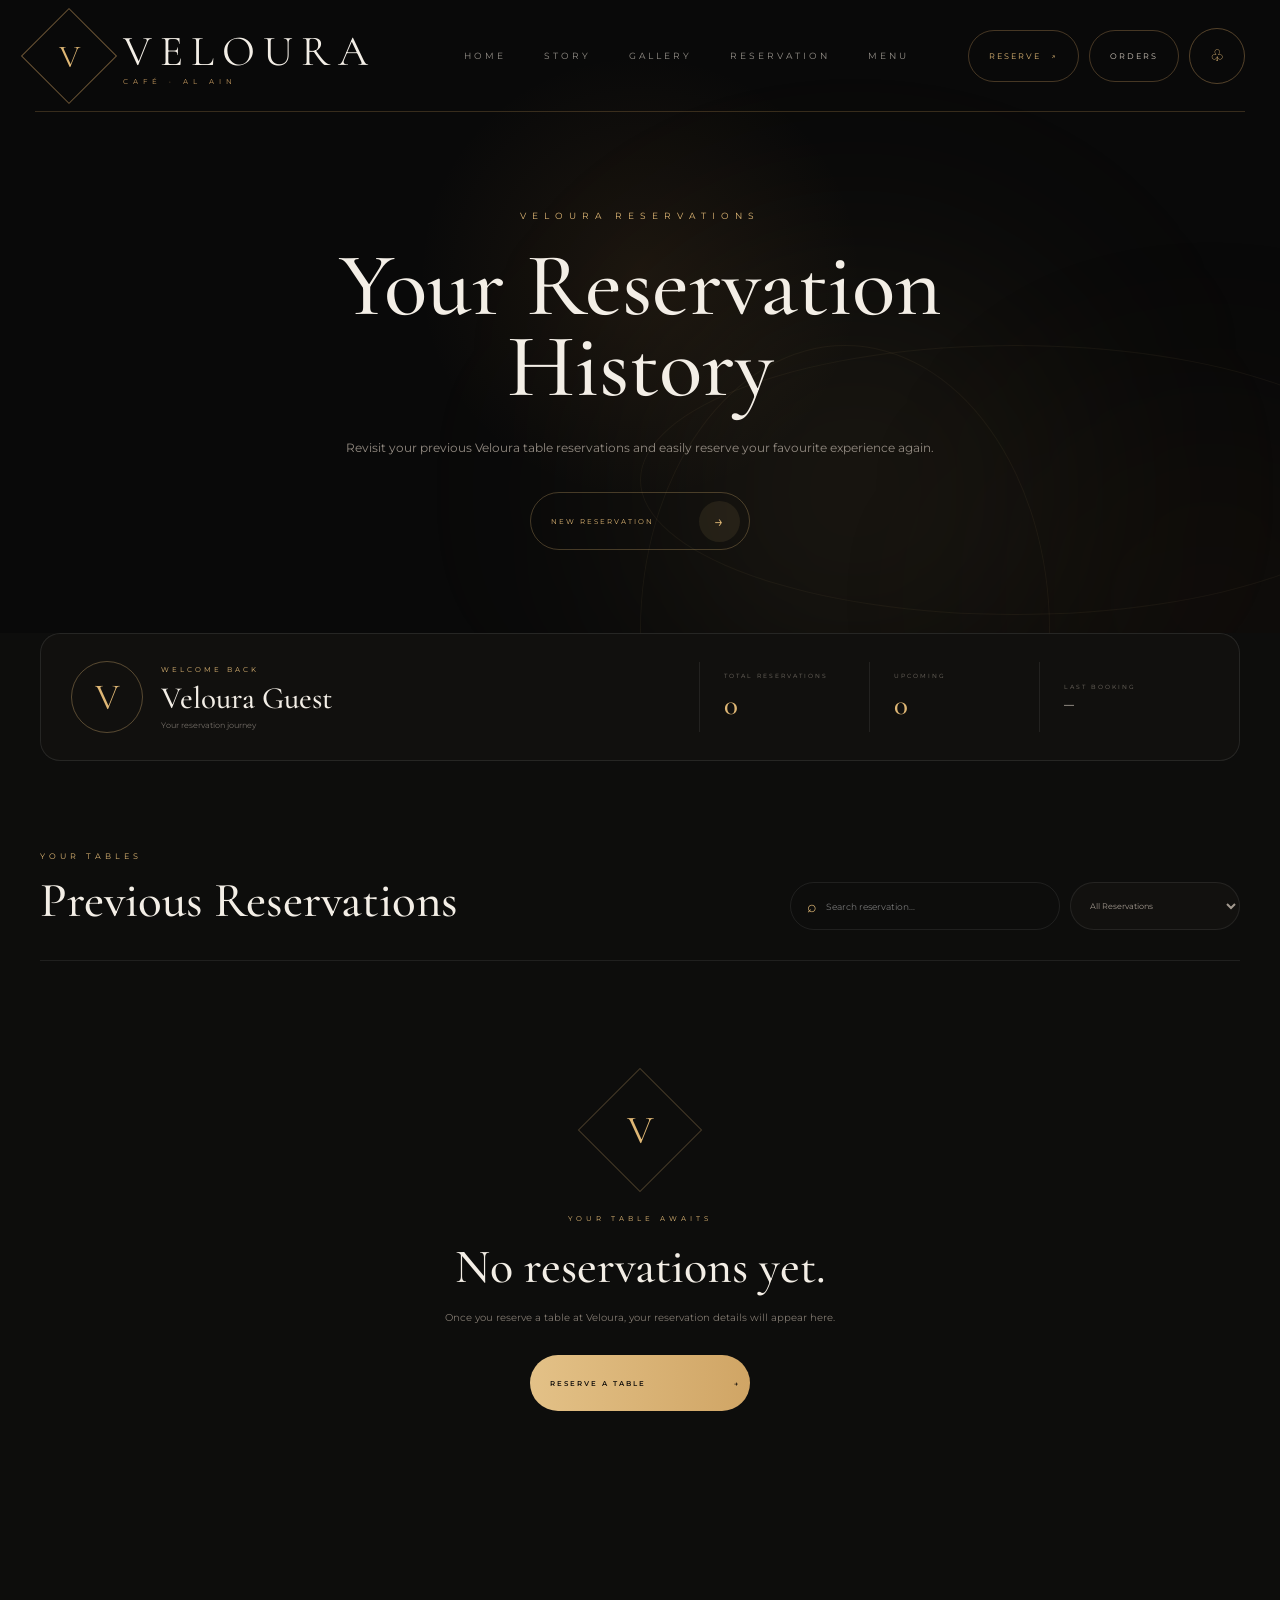
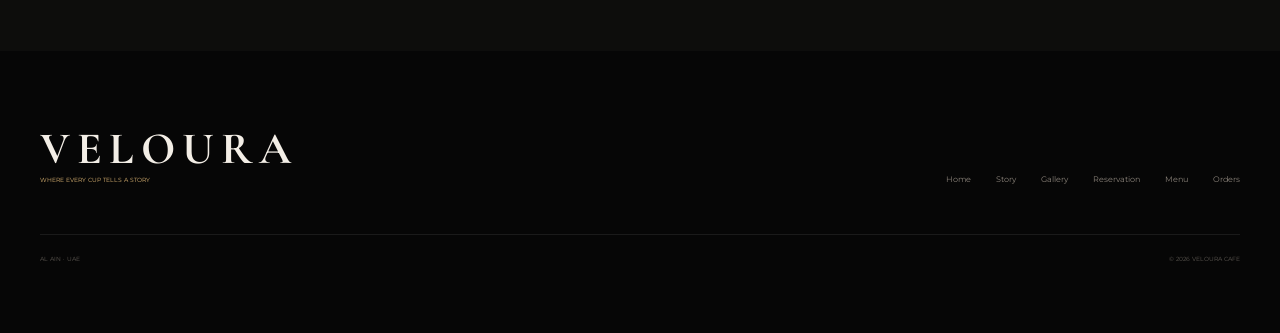
<file: reservation-history.html>
<!DOCTYPE html>
<html lang="en">

<head>

    <meta charset="UTF-8">

    <meta
        name="viewport"
        content="width=device-width, initial-scale=1.0"
    >

    <meta
        name="description"
        content="View your Veloura Cafe reservation history."
    >

    <title>Veloura Cafe | Reservation History</title>

    <link
        rel="preconnect"
        href="https://fonts.googleapis.com"
    >

    <link
        rel="preconnect"
        href="https://fonts.gstatic.com"
        crossorigin
    >

    <link
        href="https://fonts.googleapis.com/css2?family=Cormorant+Garamond:wght@400;500;600&family=Montserrat:wght@300;400;500;600&display=swap"
        rel="stylesheet"
    >

    <link
        rel="stylesheet"
        href="css/reservation-history.css"
    >

</head>


<body>


    <!-- =====================================================
         NAVBAR
    ====================================================== -->

    <header
        class="history-header"
        id="historyHeader"
    >

        <nav class="navbar">


            <a
                href="index.html"
                class="brand-area"
            >

                <div class="brand-diamond">
                    <span>V</span>
                </div>

                <div>

                    <div class="brand-name">
                        VELOURA
                    </div>

                    <div class="brand-subtitle">
                        CAFÉ · AL AIN
                    </div>

                </div>

            </a>


            <div class="nav-links">

                <a href="index.html">
                    HOME
                </a>

                <a href="story.html">
                    STORY
                </a>

                <a href="gallery.html">
                    GALLERY
                </a>

                <a href="reservation.html">
                    RESERVATION
                </a>

                <a href="menu.html">
                    MENU
                </a>

            </div>


            <div class="nav-actions">

                <a
                    href="reservation.html"
                    class="reserve-button"
                >
                    RESERVE
                    <span>↗</span>
                </a>

                <a
                    href="order-history.html"
                    class="history-button"
                >
                    ORDERS
                </a>

                <a
                    href="menu.html"
                    class="bag-button"
                >
                    ♧
                </a>

            </div>


        </nav>

    </header>



    <main>


        <!-- =================================================
             HERO
        ================================================== -->

        <section class="history-hero">

            <div class="hero-grid"></div>

            <div class="hero-glow hero-glow-one"></div>

            <div class="hero-glow hero-glow-two"></div>

            <div class="hero-ring hero-ring-one"></div>

            <div class="hero-ring hero-ring-two"></div>


            <div class="history-shell hero-content">

                <p class="hero-kicker reveal">
                    VELOURA RESERVATIONS
                </p>

                <h1 class="reveal">

                    Your Reservation
                    <br>
                    History

                </h1>

                <p class="hero-description reveal">

                    Revisit your previous Veloura table reservations
                    and easily reserve your favourite experience again.

                </p>

                <a
                    href="reservation.html"
                    class="hero-button reveal"
                >

                    <span>
                        NEW RESERVATION
                    </span>

                    <span class="hero-arrow">
                        →
                    </span>

                </a>

            </div>

        </section>



        <!-- =================================================
             CUSTOMER SUMMARY
        ================================================== -->

        <section class="summary-section">

            <div class="history-shell">

                <div class="summary-card reveal">


                    <div class="customer-area">

                        <div class="customer-avatar">
                            <span id="customerInitial">
                                V
                            </span>
                        </div>

                        <div>

                            <p>
                                WELCOME BACK
                            </p>

                            <h2 id="customerName">
                                Veloura Guest
                            </h2>

                            <span id="customerEmail">
                                Your reservation journey
                            </span>

                        </div>

                    </div>


                    <div class="reservation-stats">

                        <div class="stat-box">

                            <span>
                                TOTAL RESERVATIONS
                            </span>

                            <strong id="totalReservations">
                                0
                            </strong>

                        </div>


                        <div class="stat-box">

                            <span>
                                UPCOMING
                            </span>

                            <strong id="upcomingReservations">
                                0
                            </strong>

                        </div>


                        <div class="stat-box">

                            <span>
                                LAST BOOKING
                            </span>

                            <strong
                                class="stat-date"
                                id="lastReservationDate"
                            >
                                —
                            </strong>

                        </div>

                    </div>


                </div>

            </div>

        </section>



        <!-- =================================================
             RESERVATION LIST
        ================================================== -->

        <section class="reservations-section">

            <div class="history-shell">


                <div class="section-heading reveal">


                    <div>

                        <p>
                            YOUR TABLES
                        </p>

                        <h2>
                            Previous Reservations
                        </h2>

                    </div>


                    <div class="history-controls">

                        <div class="search-box">

                            <span>
                                ⌕
                            </span>

                            <input
                                type="text"
                                id="reservationSearch"
                                placeholder="Search reservation..."
                            >

                        </div>


                        <select id="reservationFilter">

                            <option value="all">
                                All Reservations
                            </option>

                            <option value="upcoming">
                                Upcoming
                            </option>

                            <option value="completed">
                                Completed
                            </option>

                            <option value="cancelled">
                                Cancelled
                            </option>

                        </select>

                    </div>


                </div>



                <div
                    class="reservation-list"
                    id="reservationList"
                ></div>



                <!-- EMPTY SEARCH -->

                <div
                    class="no-results"
                    id="noResults"
                >

                    <div class="empty-icon">
                        ⌕
                    </div>

                    <h3>
                        No matching reservations.
                    </h3>

                    <p>
                        Try another reservation number,
                        date or status.
                    </p>

                </div>



                <!-- EMPTY HISTORY -->

                <div
                    class="empty-history"
                    id="emptyHistory"
                >

                    <div class="empty-logo">
                        <span>V</span>
                    </div>

                    <p class="empty-kicker">
                        YOUR TABLE AWAITS
                    </p>

                    <h2>
                        No reservations yet.
                    </h2>

                    <p class="empty-description">

                        Once you reserve a table at Veloura,
                        your reservation details will appear here.

                    </p>

                    <a
                        href="reservation.html"
                        class="empty-button"
                    >

                        <span>
                            RESERVE A TABLE
                        </span>

                        <span>
                            →
                        </span>

                    </a>

                </div>


            </div>

        </section>


    </main>



    <!-- =====================================================
         RESERVATION DETAILS
    ====================================================== -->

    <div
        class="reservation-modal"
        id="reservationModal"
    >

        <div
            class="modal-backdrop"
            id="reservationBackdrop"
        ></div>


        <div class="reservation-detail-card">


            <button
                type="button"
                class="modal-close"
                id="reservationClose"
            >
                ×
            </button>


            <div class="detail-header">


                <div class="detail-logo">
                    V
                </div>


                <div>

                    <p>
                        VELOURA RESERVATION
                    </p>

                    <h2 id="detailReservationNumber">
                        VR-2026-0000
                    </h2>

                </div>

            </div>



            <div class="status-row">

                <span>
                    RESERVATION STATUS
                </span>

                <strong id="detailStatus">
                    Confirmed
                </strong>

            </div>



            <div class="reservation-info-grid">


                <div class="info-card">

                    <span>
                        DATE
                    </span>

                    <strong id="detailDate">
                        —
                    </strong>

                </div>


                <div class="info-card">

                    <span>
                        TIME
                    </span>

                    <strong id="detailTime">
                        —
                    </strong>

                </div>


                <div class="info-card">

                    <span>
                        GUESTS
                    </span>

                    <strong id="detailGuests">
                        2 Guests
                    </strong>

                </div>


                <div class="info-card">

                    <span>
                        OCCASION
                    </span>

                    <strong id="detailOccasion">
                        —
                    </strong>

                </div>


            </div>



            <div class="guest-section">

                <p>
                    GUEST DETAILS
                </p>


                <div class="guest-grid">


                    <div>

                        <span>
                            NAME
                        </span>

                        <strong id="detailName">
                            —
                        </strong>

                    </div>


                    <div>

                        <span>
                            PHONE
                        </span>

                        <strong id="detailPhone">
                            —
                        </strong>

                    </div>


                    <div>

                        <span>
                            EMAIL
                        </span>

                        <strong id="detailEmail">
                            —
                        </strong>

                    </div>

                </div>

            </div>



            <div
                class="request-section"
                id="requestSection"
            >

                <span>
                    SPECIAL REQUEST
                </span>

                <p id="detailRequest">
                    —
                </p>

            </div>



            <div class="restaurant-location">

                <div class="location-icon">
                    V
                </div>

                <div>

                    <span>
                        YOUR TABLE
                    </span>

                    <strong>
                        Veloura Café · Al Ain
                    </strong>

                    <p>
                        Al Ain · United Arab Emirates
                    </p>

                </div>

            </div>



            <div class="detail-actions">

                <button
                    type="button"
                    class="book-again-button"
                    id="detailBookAgain"
                >

                    <span>
                        BOOK AGAIN
                    </span>

                    <span>
                        →
                    </span>

                </button>


                <button
                    type="button"
                    class="detail-close-button"
                    id="detailCloseButton"
                >
                    CLOSE
                </button>

            </div>


            <p class="detail-footer-text">
                WHERE EVERY CUP TELLS A STORY
            </p>


        </div>

    </div>



    <!-- =====================================================
         BOOK AGAIN CONFIRMATION
    ====================================================== -->

    <div
        class="book-again-modal"
        id="bookAgainModal"
    >

        <div
            class="book-again-backdrop"
            id="bookAgainBackdrop"
        ></div>


        <div class="book-again-card">

            <div class="book-again-icon">
                ↻
            </div>

            <p>
                RESERVE AGAIN
            </p>

            <h2>
                Return to your
                <br>
                Veloura table?
            </h2>

            <span class="book-again-text">

                We will take you to the reservation page
                with your previous guest details ready.

            </span>


            <div class="previous-reservation">

                <small>
                    PREVIOUS RESERVATION
                </small>

                <strong id="bookAgainNumber">
                    VR-2026-0000
                </strong>

            </div>


            <div class="book-again-actions">

                <button
                    type="button"
                    id="cancelBookAgain"
                >
                    CANCEL
                </button>

                <button
                    type="button"
                    id="confirmBookAgain"
                >
                    CONTINUE
                    <span>→</span>
                </button>

            </div>

        </div>

    </div>



    <!-- =====================================================
         TOAST
    ====================================================== -->

    <div
        class="history-toast"
        id="historyToast"
    >

        <div class="toast-icon">
            ✓
        </div>

        <div>

            <strong id="toastTitle">
                Reservation selected
            </strong>

            <span id="toastText">
                Continue to reservation.
            </span>

        </div>

    </div>



    <!-- =====================================================
         FOOTER
    ====================================================== -->

    <footer class="history-footer">

        <div class="footer-main">

            <div>

                <h2>
                    VELOURA
                </h2>

                <p>
                    WHERE EVERY CUP TELLS A STORY
                </p>

            </div>


            <div class="footer-links">

                <a href="index.html">
                    Home
                </a>

                <a href="story.html">
                    Story
                </a>

                <a href="gallery.html">
                    Gallery
                </a>

                <a href="reservation.html">
                    Reservation
                </a>

                <a href="menu.html">
                    Menu
                </a>

                <a href="order-history.html">
                    Orders
                </a>

            </div>

        </div>


        <div class="footer-bottom">

            <span>
                AL AIN · UAE
            </span>

            <span>
                © 2026 VELOURA CAFE
            </span>

        </div>

    </footer>



    <script src="js/reservation-history.js"></script>


</body>

</html>
</file>
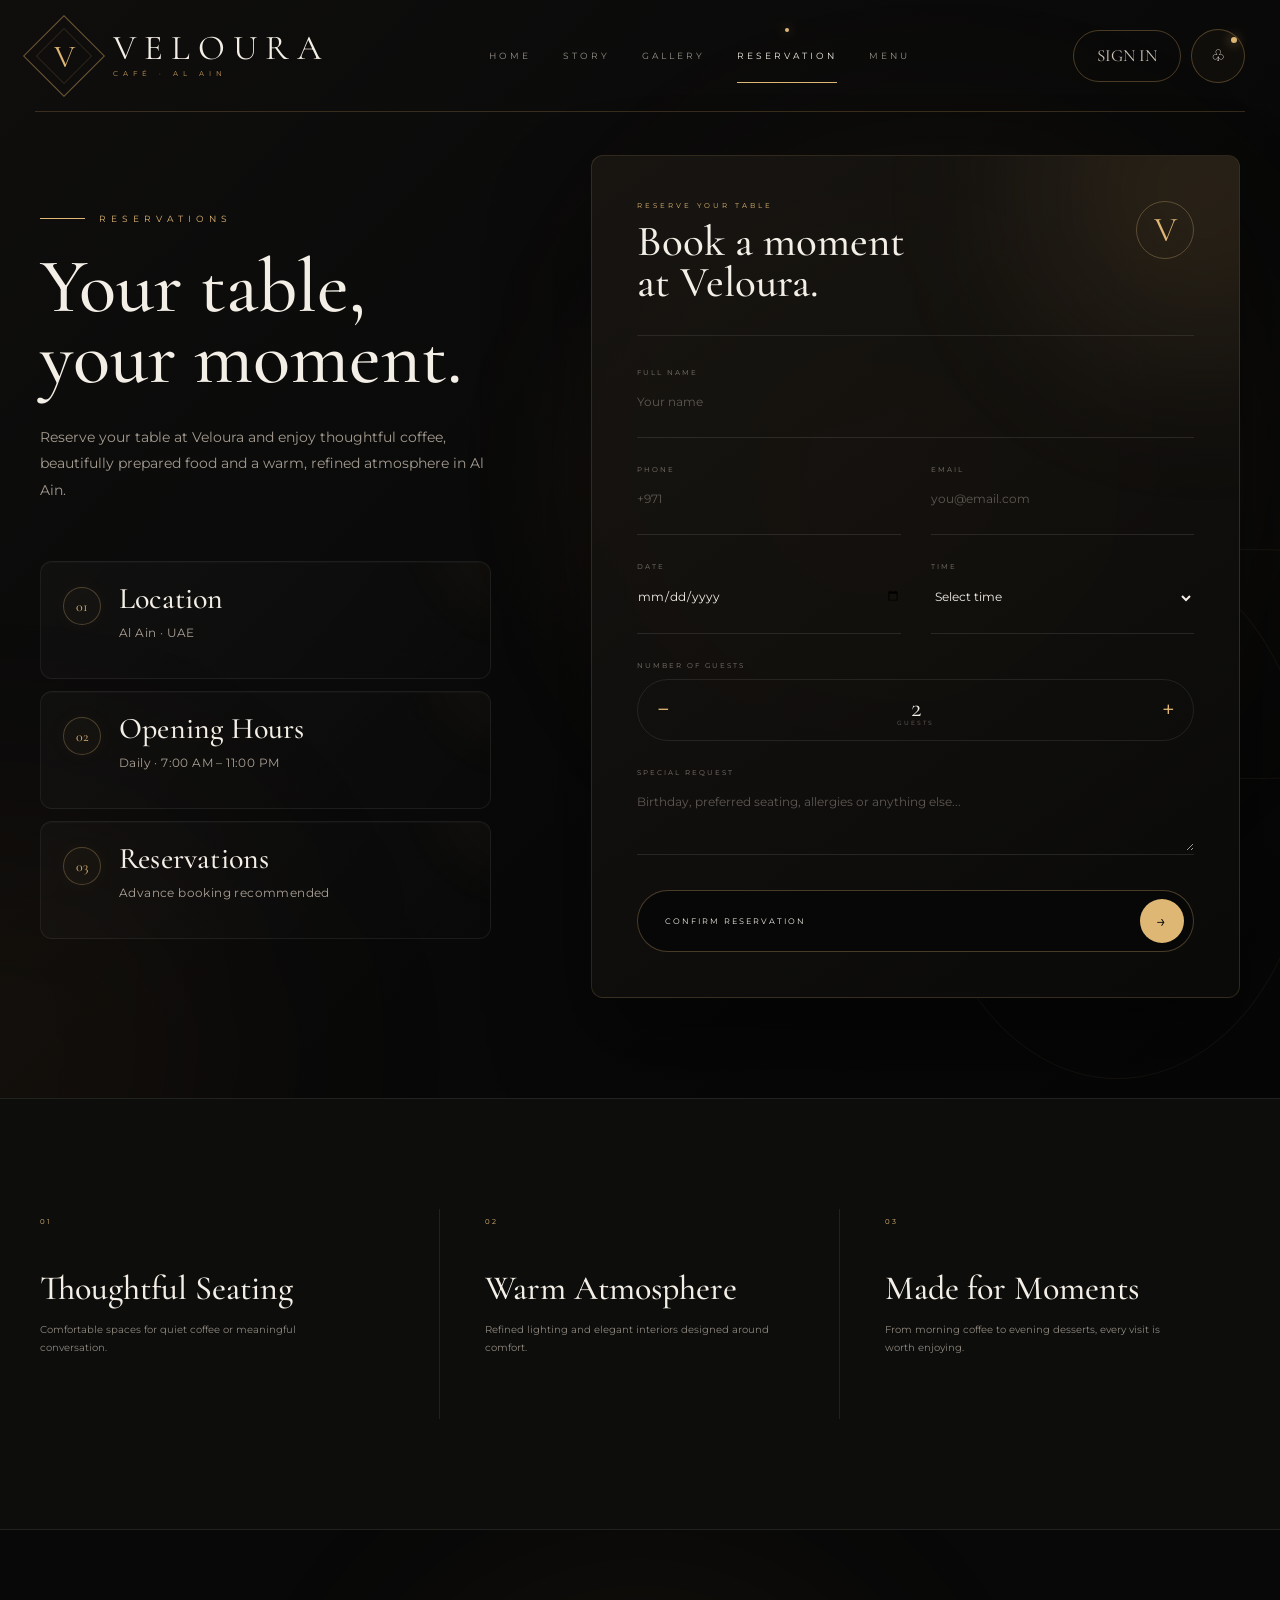
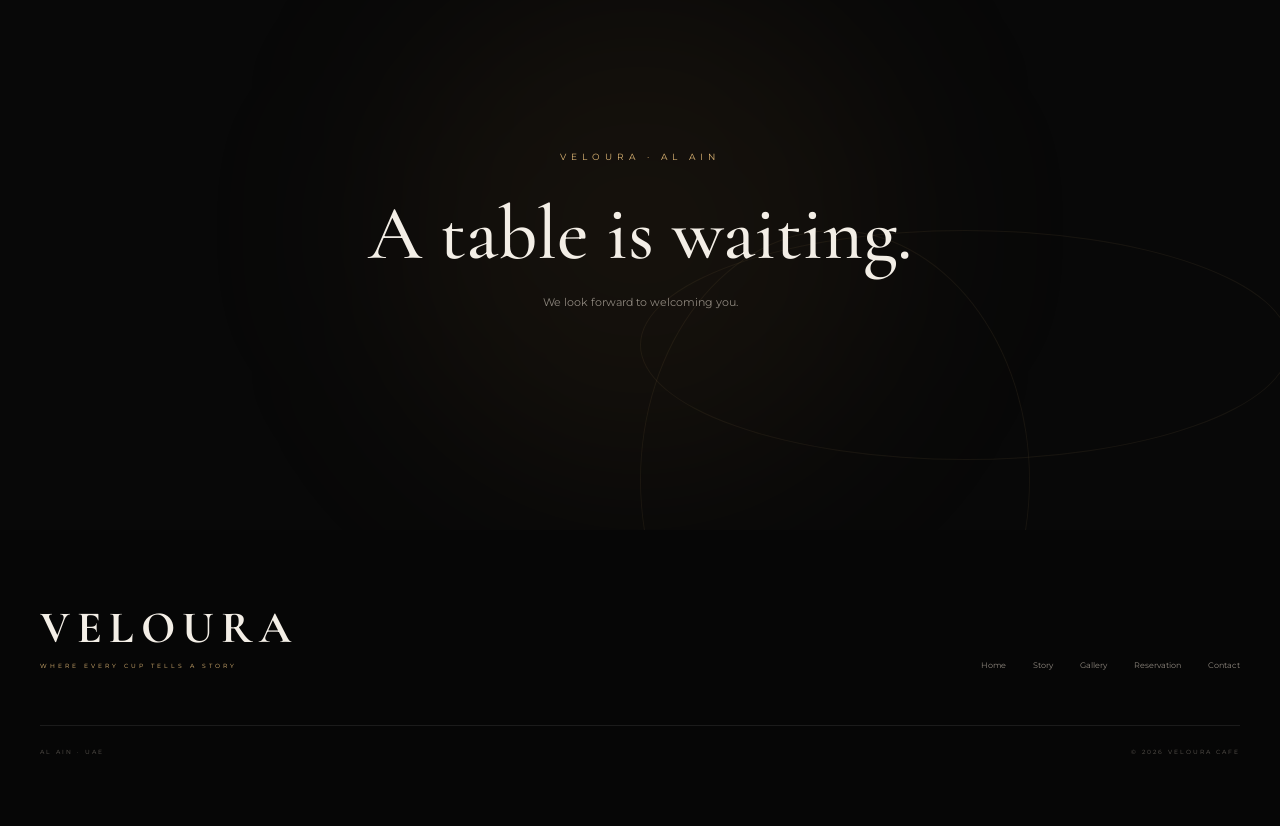
<file: reservation.html>
<!DOCTYPE html>
<html lang="en">

<head>

    <meta charset="UTF-8">

    <meta
        name="viewport"
        content="width=device-width, initial-scale=1.0"
    >

    <meta
        name="description"
        content="Reserve a table at Veloura Cafe in Al Ain, UAE."
    >

    <title>Veloura Cafe | Reservation</title>

    <link
        rel="preconnect"
        href="https://fonts.googleapis.com"
    >

    <link
        rel="preconnect"
        href="https://fonts.gstatic.com"
        crossorigin
    >

    <link
        href="https://fonts.googleapis.com/css2?family=Cormorant+Garamond:wght@400;500;600&family=Montserrat:wght@300;400;500;600&display=swap"
        rel="stylesheet"
    >

    <link
        rel="stylesheet"
        href="css/reservation.css"
    >

</head>


<body>


    <!-- =====================================================
         NAVBAR
    ====================================================== -->

    <header
        class="reservation-header"
        id="reservationHeader"
    >

        <nav class="navbar">


            <!-- BRAND -->

            <a
                href="index.html"
                class="brand-area"
            >

                <div class="brand-diamond">

                    <span>
                        V
                    </span>

                </div>


                <div class="brand-copy">

                    <div class="brand-name">
                        VELOURA
                    </div>

                    <div class="brand-subtitle">
                        CAFÉ · AL AIN
                    </div>

                </div>

            </a>



            <!-- NAVIGATION -->

            <div class="nav-links">


                <a href="index.html">

                    <span class="nav-dot"></span>

                    HOME

                </a>


                <a href="story.html">

                    <span class="nav-dot"></span>

                    STORY

                </a>


                <a href="gallery.html">

                    <span class="nav-dot"></span>

                    GALLERY

                </a>


                <a
                    href="reservation.html"
                    class="active"
                >

                    <span class="nav-dot"></span>

                    RESERVATION

                </a>


                <a href="menu.html">

                    <span class="nav-dot"></span>

                    MENU

                </a>


            </div>



            <!-- RIGHT NAV -->

            <div class="nav-actions">


                <!-- CUSTOMER ACCOUNT -->

                <div
                    class="customer-account"
                    id="customerAccount"
                >


                    <button
                        class="sign-button"
                        id="customerAccountButton"
                        type="button"
                        aria-expanded="false"
                    >

                        <span id="customerAccountName">
                            SIGN IN
                        </span>

                        <span
                            class="customer-arrow"
                            id="customerArrow"
                        >
                            ▾
                        </span>

                    </button>



                    <div
                        class="customer-dropdown"
                        id="customerDropdown"
                    >


                        <div class="customer-dropdown-head">

                            <span class="customer-dropdown-label">
                                MY VELOURA
                            </span>

                            <strong id="customerDropdownName">
                                Guest
                            </strong>

                            <small id="customerDropdownEmail">
                                Welcome to Veloura
                            </small>

                        </div>


                        <a
                            href="order-history.html"
                            class="customer-dropdown-link"
                        >

                            <span>
                                ORDER HISTORY
                            </span>

                            <span>
                                →
                            </span>

                        </a>


                        <a
                            href="reservation-history.html"
                            class="customer-dropdown-link"
                        >

                            <span>
                                RESERVATION HISTORY
                            </span>

                            <span>
                                →
                            </span>

                        </a>


                        <button
                            type="button"
                            class="customer-signout"
                            id="customerSignOut"
                        >

                            <span>
                                SIGN OUT
                            </span>

                            <span>
                                →
                            </span>

                        </button>


                    </div>


                </div>



                <button
                    class="staff-button"
                    type="button"
                >

                    <span class="shield-icon">
                        ◇
                    </span>

                    Staff Portal

                </button>



                <a
                    href="menu.html"
                    class="bag-button"
                    aria-label="Shopping bag"
                >

                    <span>
                        ♧
                    </span>

                    <i></i>

                </a>


            </div>


        </nav>


    </header>



    <main>


        <!-- =================================================
             HERO
        ================================================== -->

        <section class="reservation-hero">


            <div class="hero-grid"></div>

            <div class="hero-light hero-light-one"></div>

            <div class="hero-light hero-light-two"></div>

            <div class="hero-orbit orbit-one"></div>

            <div class="hero-orbit orbit-two"></div>



            <div class="reservation-shell">


                <!-- LEFT -->

                <div class="reservation-copy">


                    <div class="page-kicker reveal">

                        <span></span>

                        RESERVATIONS

                    </div>


                    <h1 class="reveal">

                        Your table,
                        <br>
                        your moment.

                    </h1>


                    <p class="hero-description reveal">

                        Reserve your table at Veloura and enjoy
                        thoughtful coffee, beautifully prepared food
                        and a warm, refined atmosphere in Al Ain.

                    </p>



                    <div class="reservation-details reveal">


                        <div>

                            <span>
                                01
                            </span>

                            <h3>
                                Location
                            </h3>

                            <p>
                                Al Ain · UAE
                            </p>

                        </div>


                        <div>

                            <span>
                                02
                            </span>

                            <h3>
                                Opening Hours
                            </h3>

                            <p>
                                Daily · 7:00 AM – 11:00 PM
                            </p>

                        </div>


                        <div>

                            <span>
                                03
                            </span>

                            <h3>
                                Reservations
                            </h3>

                            <p>
                                Advance booking recommended
                            </p>

                        </div>


                    </div>


                </div>



                <!-- BOOKING CARD -->

                <div
                    class="booking-card reveal"
                    id="bookingCard"
                >


                    <div class="booking-glow"></div>

                    <div class="booking-shine"></div>


                    <div class="booking-top">


                        <div>

                            <p class="booking-kicker">
                                RESERVE YOUR TABLE
                            </p>

                            <h2>
                                Book a moment
                                <br>
                                at Veloura.
                            </h2>

                        </div>


                        <div class="booking-logo">
                            V
                        </div>


                    </div>



                    <form
                        class="reservation-form"
                        id="reservationForm"
                        novalidate
                    >


                        <!-- NAME -->

                        <div class="form-group full-width">

                            <label for="name">
                                FULL NAME
                            </label>

                            <input
                                type="text"
                                id="name"
                                name="name"
                                placeholder="Your name"
                                required
                            >

                            <span class="form-line"></span>

                            <small class="error-message"></small>

                        </div>



                        <!-- PHONE -->

                        <div class="form-group">

                            <label for="phone">
                                PHONE
                            </label>

                            <input
                                type="tel"
                                id="phone"
                                name="phone"
                                placeholder="+971"
                                required
                            >

                            <span class="form-line"></span>

                            <small class="error-message"></small>

                        </div>



                        <!-- EMAIL -->

                        <div class="form-group">

                            <label for="email">
                                EMAIL
                            </label>

                            <input
                                type="email"
                                id="email"
                                name="email"
                                placeholder="you@email.com"
                                required
                            >

                            <span class="form-line"></span>

                            <small class="error-message"></small>

                        </div>



                        <!-- DATE -->

                        <div class="form-group">

                            <label for="date">
                                DATE
                            </label>

                            <input
                                type="date"
                                id="date"
                                name="date"
                                required
                            >

                            <span class="form-line"></span>

                            <small class="error-message"></small>

                        </div>



                        <!-- TIME -->

                        <div class="form-group">

                            <label for="time">
                                TIME
                            </label>

                            <select
                                id="time"
                                name="time"
                                required
                            >

                                <option value="">
                                    Select time
                                </option>

                                <option value="08:00">
                                    8:00 AM
                                </option>

                                <option value="09:00">
                                    9:00 AM
                                </option>

                                <option value="10:00">
                                    10:00 AM
                                </option>

                                <option value="11:00">
                                    11:00 AM
                                </option>

                                <option value="12:00">
                                    12:00 PM
                                </option>

                                <option value="13:00">
                                    1:00 PM
                                </option>

                                <option value="14:00">
                                    2:00 PM
                                </option>

                                <option value="15:00">
                                    3:00 PM
                                </option>

                                <option value="16:00">
                                    4:00 PM
                                </option>

                                <option value="17:00">
                                    5:00 PM
                                </option>

                                <option value="18:00">
                                    6:00 PM
                                </option>

                                <option value="19:00">
                                    7:00 PM
                                </option>

                                <option value="20:00">
                                    8:00 PM
                                </option>

                                <option value="21:00">
                                    9:00 PM
                                </option>

                                <option value="22:00">
                                    10:00 PM
                                </option>

                            </select>

                            <span class="form-line"></span>

                            <small class="error-message"></small>

                        </div>



                        <!-- GUESTS -->

                        <div class="form-group full-width">

                            <label>
                                NUMBER OF GUESTS
                            </label>


                            <div class="guest-selector">


                                <button
                                    type="button"
                                    class="guest-button"
                                    id="guestMinus"
                                >
                                    −
                                </button>


                                <div class="guest-count">

                                    <span id="guestCount">
                                        2
                                    </span>

                                    <small>
                                        GUESTS
                                    </small>

                                </div>


                                <button
                                    type="button"
                                    class="guest-button"
                                    id="guestPlus"
                                >
                                    +
                                </button>


                            </div>


                            <input
                                type="hidden"
                                id="guests"
                                name="guests"
                                value="2"
                            >


                        </div>



                        <!-- SPECIAL REQUEST -->

                        <div class="form-group full-width">

                            <label for="message">
                                SPECIAL REQUEST
                            </label>

                            <textarea
                                id="message"
                                name="message"
                                rows="3"
                                placeholder="Birthday, preferred seating, allergies or anything else..."
                            ></textarea>

                            <span class="form-line"></span>

                        </div>



                        <!-- SUBMIT -->

                        <button
                            type="submit"
                            class="submit-button"
                        >

                            <span>
                                CONFIRM RESERVATION
                            </span>

                            <span class="submit-icon">
                                →
                            </span>

                        </button>


                    </form>


                </div>


            </div>


        </section>



        <!-- =================================================
             EXPERIENCE STRIP
        ================================================== -->

        <section class="reservation-strip">


            <div class="strip-shell">


                <div class="strip-item reveal">

                    <span>
                        01
                    </span>

                    <h3>
                        Thoughtful Seating
                    </h3>

                    <p>
                        Comfortable spaces for quiet coffee
                        or meaningful conversation.
                    </p>

                </div>


                <div class="strip-item reveal">

                    <span>
                        02
                    </span>

                    <h3>
                        Warm Atmosphere
                    </h3>

                    <p>
                        Refined lighting and elegant interiors
                        designed around comfort.
                    </p>

                </div>


                <div class="strip-item reveal">

                    <span>
                        03
                    </span>

                    <h3>
                        Made for Moments
                    </h3>

                    <p>
                        From morning coffee to evening desserts,
                        every visit is worth enjoying.
                    </p>

                </div>


            </div>


        </section>



        <!-- =================================================
             FINAL CTA
        ================================================== -->

        <section class="reservation-cta">


            <div class="cta-glow"></div>

            <div class="cta-ring cta-ring-one"></div>

            <div class="cta-ring cta-ring-two"></div>


            <div class="cta-content reveal">


                <p class="page-kicker center-kicker">
                    VELOURA · AL AIN
                </p>


                <h2>
                    A table is waiting.
                </h2>


                <p>
                    We look forward to welcoming you.
                </p>


            </div>


        </section>


    </main>



    <!-- =====================================================
         CONFIRMATION MODAL
    ====================================================== -->

    <div
        class="confirmation-modal"
        id="confirmationModal"
    >


        <div class="confirmation-card">


            <div class="confirmation-icon">
                ✓
            </div>


            <p class="confirmation-kicker">
                RESERVATION REQUEST RECEIVED
            </p>


            <h2>
                See you at
                <br>
                Veloura.
            </h2>


            <p
                class="confirmation-text"
                id="confirmationText"
            >
                Your reservation details have been received.
            </p>


            <button
                type="button"
                id="closeConfirmation"
            >

                CONTINUE

                <span>
                    →
                </span>

            </button>


        </div>


    </div>



    <!-- =====================================================
         FOOTER
    ====================================================== -->

    <footer class="reservation-footer">


        <div class="footer-main">


            <div>

                <h2>
                    VELOURA
                </h2>

                <p>
                    WHERE EVERY CUP TELLS A STORY
                </p>

            </div>


            <div class="footer-links">

                <a href="index.html">
                    Home
                </a>

                <a href="story.html">
                    Story
                </a>

                <a href="gallery.html">
                    Gallery
                </a>

                <a href="reservation.html">
                    Reservation
                </a>

                <a href="contact.html">
                    Contact
                </a>

            </div>


        </div>


        <div class="footer-bottom">

            <span>
                AL AIN · UAE
            </span>

            <span>
                © 2026 VELOURA CAFE
            </span>

        </div>


    </footer>



    <!-- =====================================================
         CUSTOMER ACCOUNT MODAL
    ====================================================== -->

    <div
        class="customer-auth-modal"
        id="customerAuthModal"
        aria-hidden="true"
    >


        <div
            class="customer-auth-backdrop"
            id="customerAuthBackdrop"
        ></div>


        <div
            class="customer-auth-card"
            role="dialog"
            aria-modal="true"
            aria-labelledby="customerAuthTitle"
        >


            <button
                type="button"
                class="customer-auth-close"
                id="customerAuthClose"
                aria-label="Close"
            >
                ×
            </button>


            <div class="customer-auth-logo">
                <span>V</span>
            </div>


            <p class="customer-auth-eyebrow">
                WELCOME TO VELOURA
            </p>


            <h2 id="customerAuthTitle">
                Your Veloura
            </h2>


            <div class="customer-auth-tabs">


                <button
                    type="button"
                    class="customer-auth-tab active"
                    id="customerSignupTab"
                >
                    SIGN UP
                </button>


                <button
                    type="button"
                    class="customer-auth-tab"
                    id="customerSigninTab"
                >
                    SIGN IN
                </button>


            </div>



            <!-- SIGN UP -->

            <form
                class="customer-auth-form active"
                id="customerSignupForm"
            >


                <div class="customer-auth-field">

                    <label for="customerSignupName">
                        YOUR NAME
                    </label>

                    <input
                        type="text"
                        id="customerSignupName"
                        placeholder="Enter your name"
                        autocomplete="name"
                    >

                </div>


                <div class="customer-auth-field">

                    <label for="customerSignupEmail">
                        EMAIL ADDRESS
                    </label>

                    <input
                        type="email"
                        id="customerSignupEmail"
                        placeholder="name@email.com"
                        autocomplete="email"
                    >

                </div>


                <div class="customer-auth-field">

                    <label for="customerSignupPhone">
                        PHONE NUMBER
                    </label>

                    <input
                        type="tel"
                        id="customerSignupPhone"
                        placeholder="+971 50 000 0000"
                        autocomplete="tel"
                    >

                </div>


                <div class="customer-auth-field">

                    <label for="customerSignupPassword">
                        PASSWORD
                    </label>

                    <input
                        type="password"
                        id="customerSignupPassword"
                        placeholder="Minimum 6 characters"
                        autocomplete="new-password"
                    >

                </div>


                <p
                    class="customer-auth-error"
                    id="customerSignupError"
                ></p>


                <button
                    type="submit"
                    class="customer-auth-submit"
                >
                    CREATE MY VELOURA ACCOUNT
                </button>


            </form>



            <!-- SIGN IN -->

            <form
                class="customer-auth-form"
                id="customerSigninForm"
            >


                <div class="customer-auth-field">

                    <label for="customerSigninEmail">
                        EMAIL ADDRESS
                    </label>

                    <input
                        type="email"
                        id="customerSigninEmail"
                        placeholder="name@email.com"
                        autocomplete="email"
                    >

                </div>


                <div class="customer-auth-field">

                    <label for="customerSigninPassword">
                        PASSWORD
                    </label>

                    <input
                        type="password"
                        id="customerSigninPassword"
                        placeholder="Your password"
                        autocomplete="current-password"
                    >

                </div>


                <p
                    class="customer-auth-error"
                    id="customerSigninError"
                ></p>


                <button
                    type="submit"
                    class="customer-auth-submit"
                >
                    SIGN IN TO VELOURA
                </button>


            </form>


        </div>


    </div>



    <script src="js/reservation.js"></script>


</body>

</html>
</file>
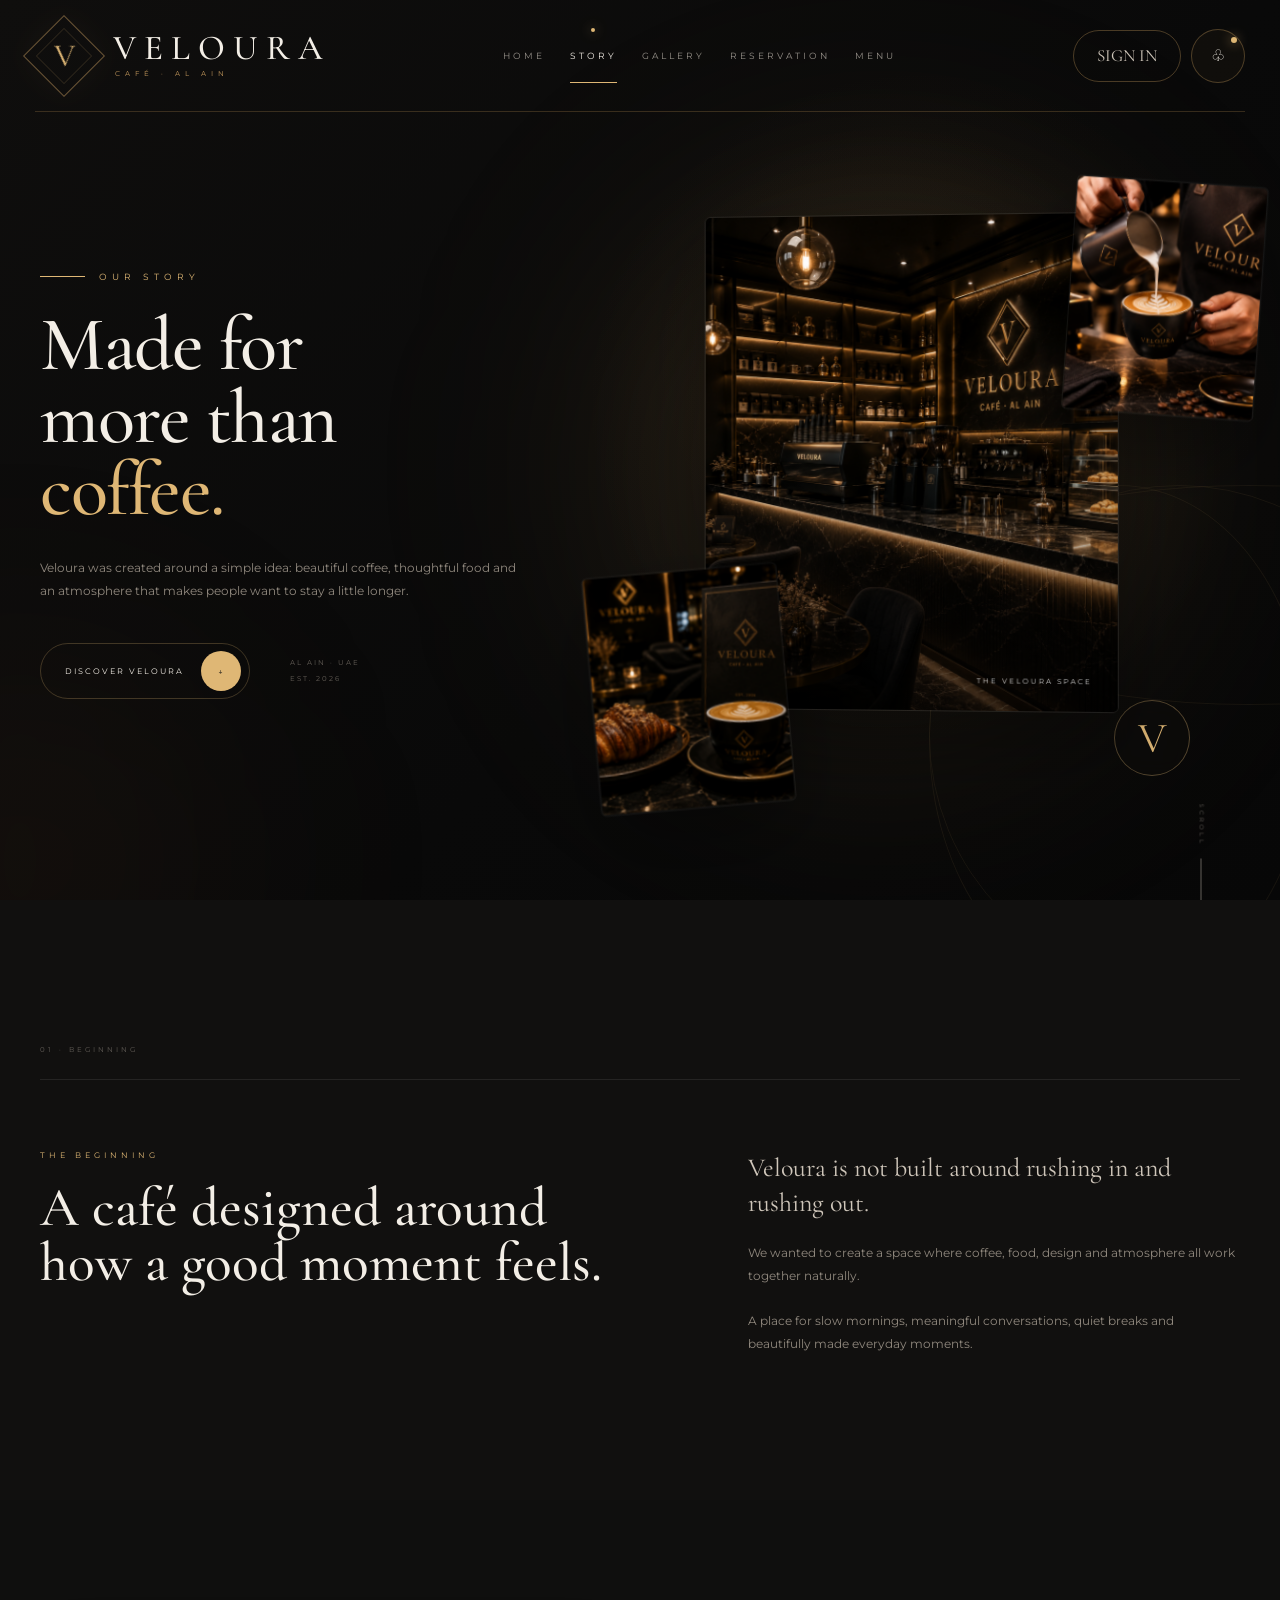
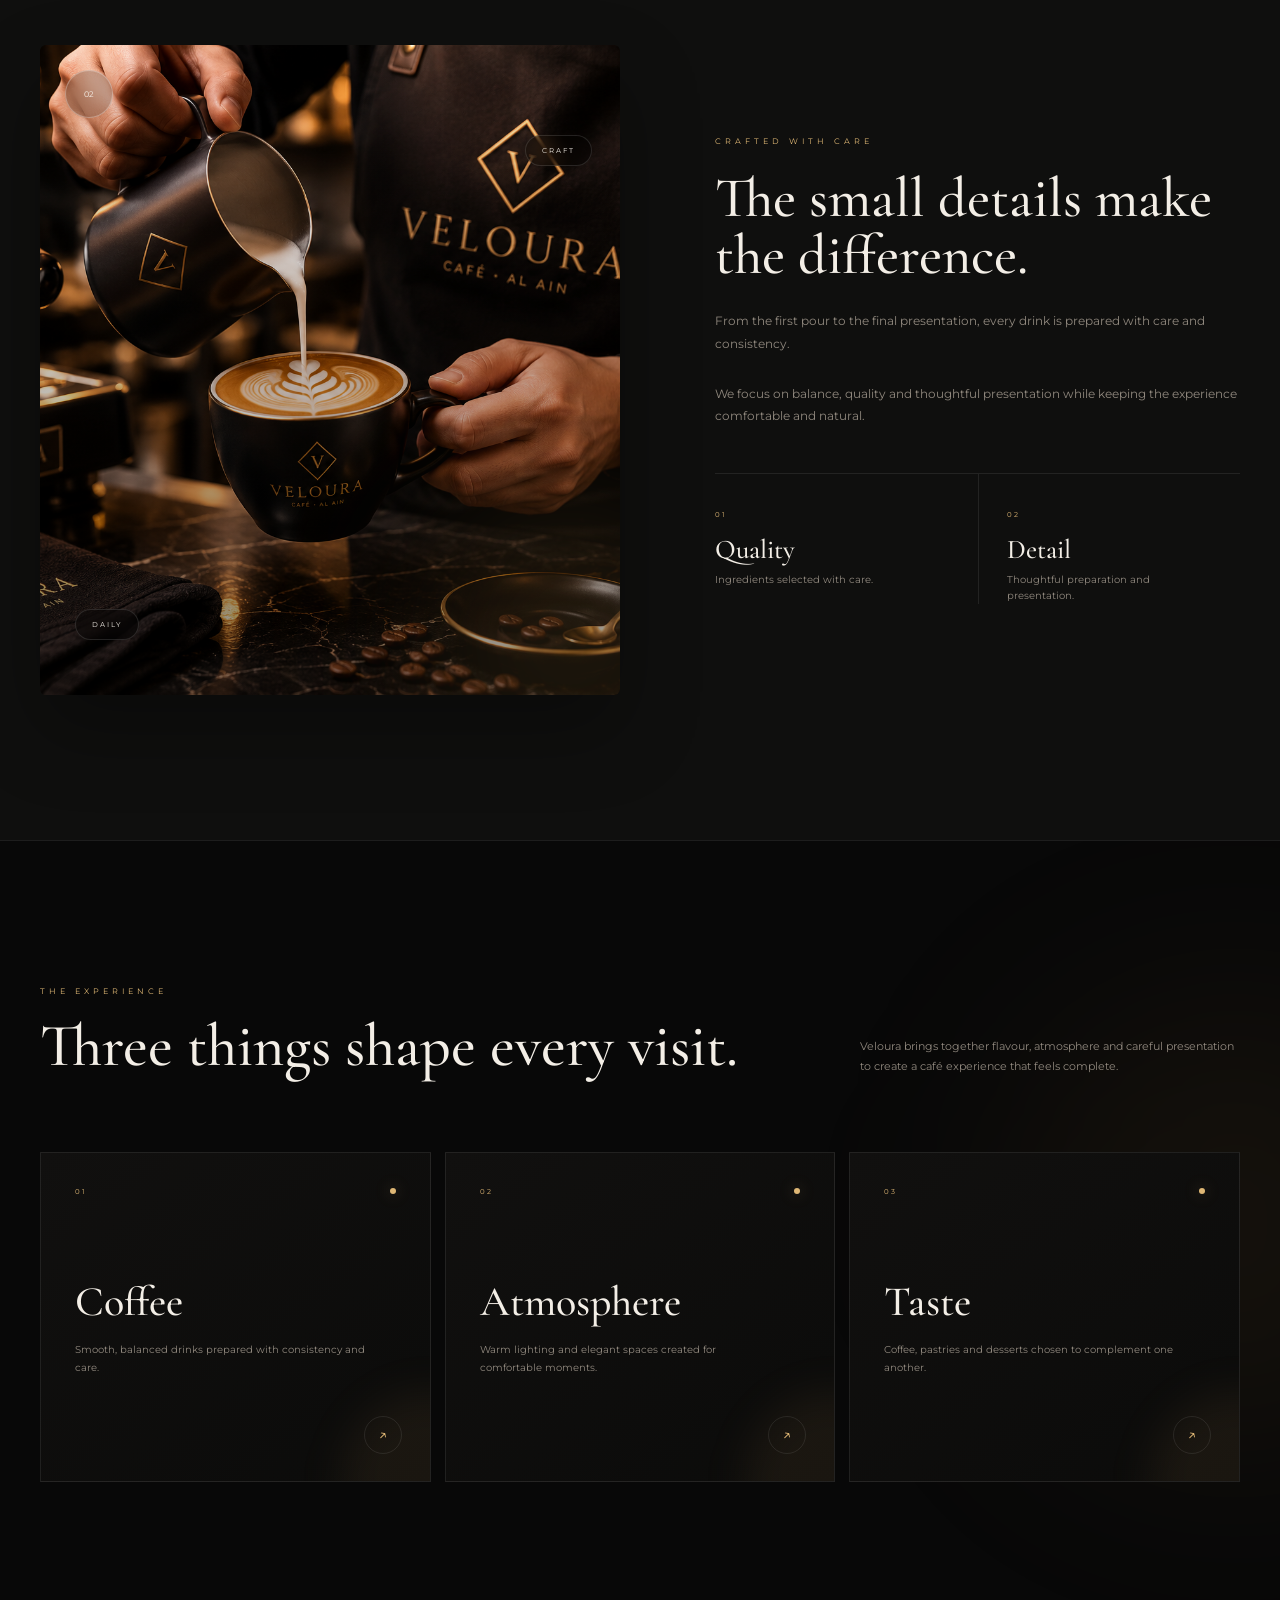
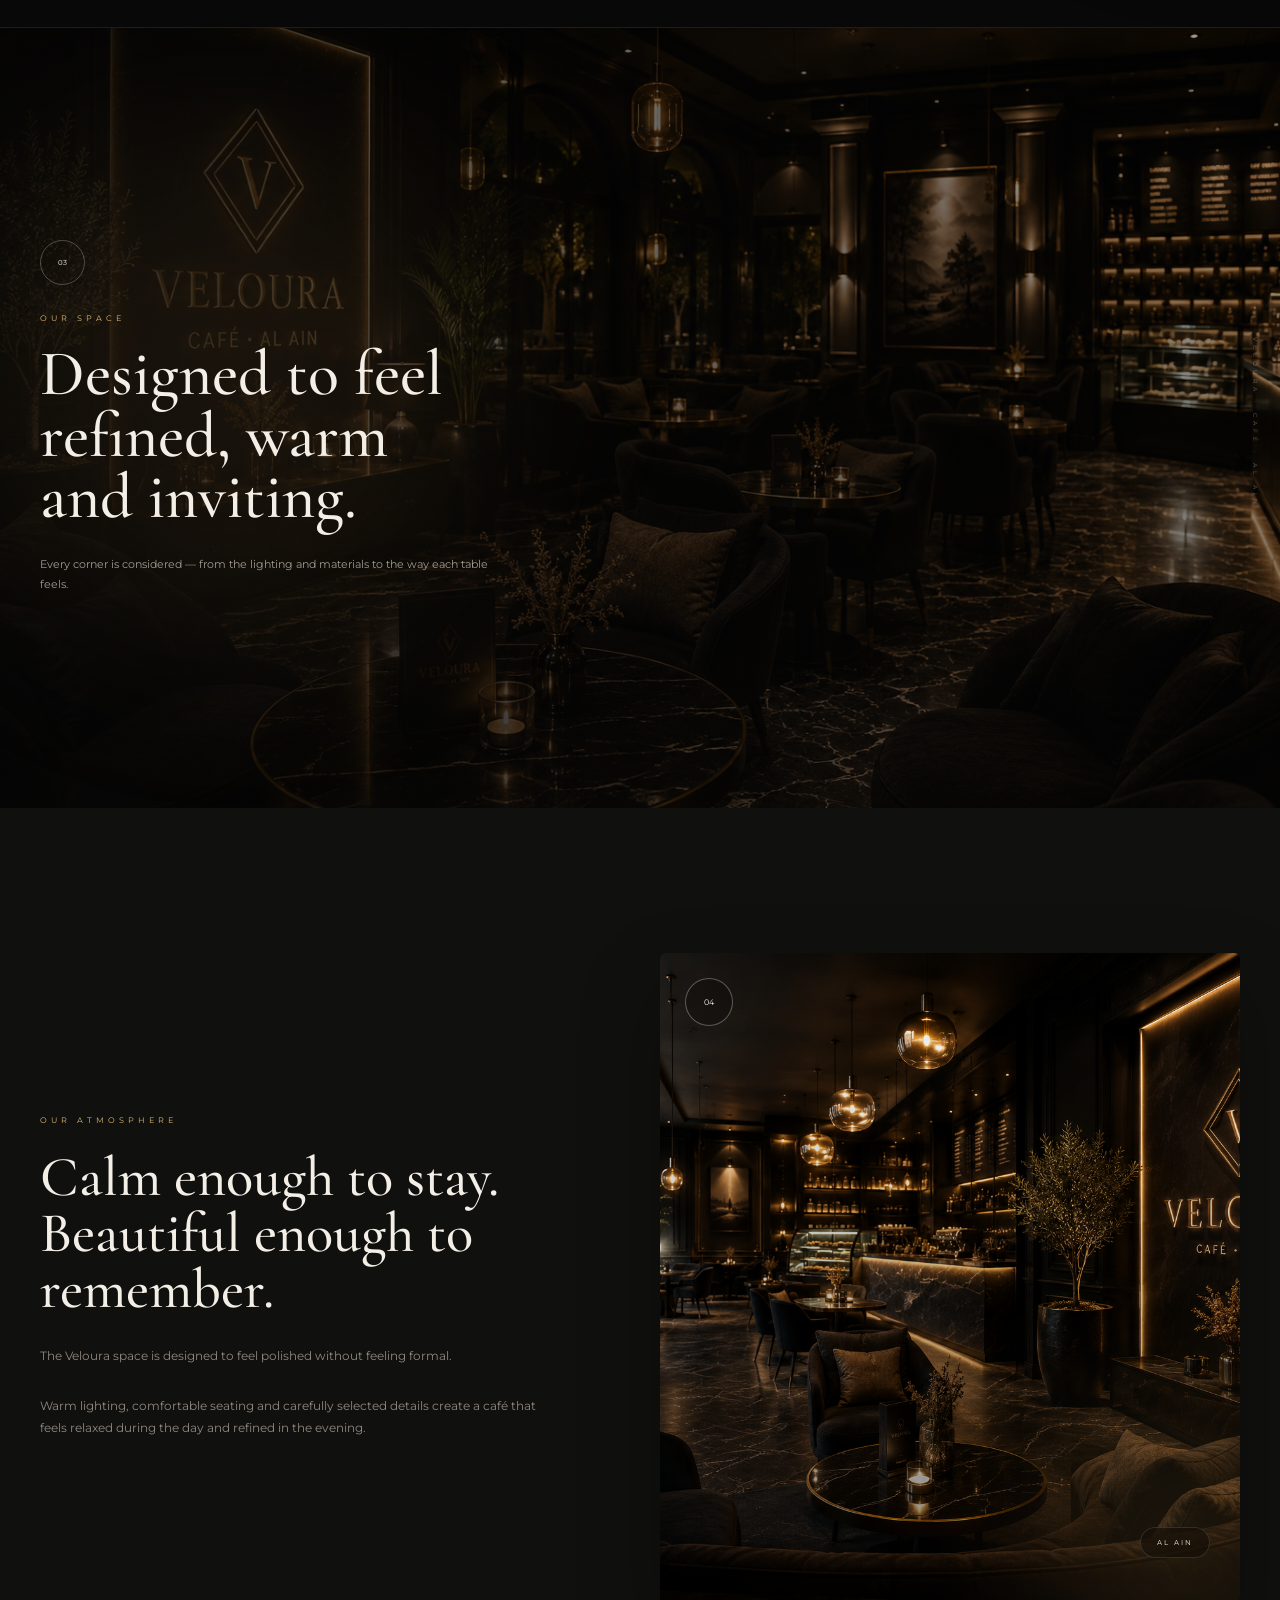
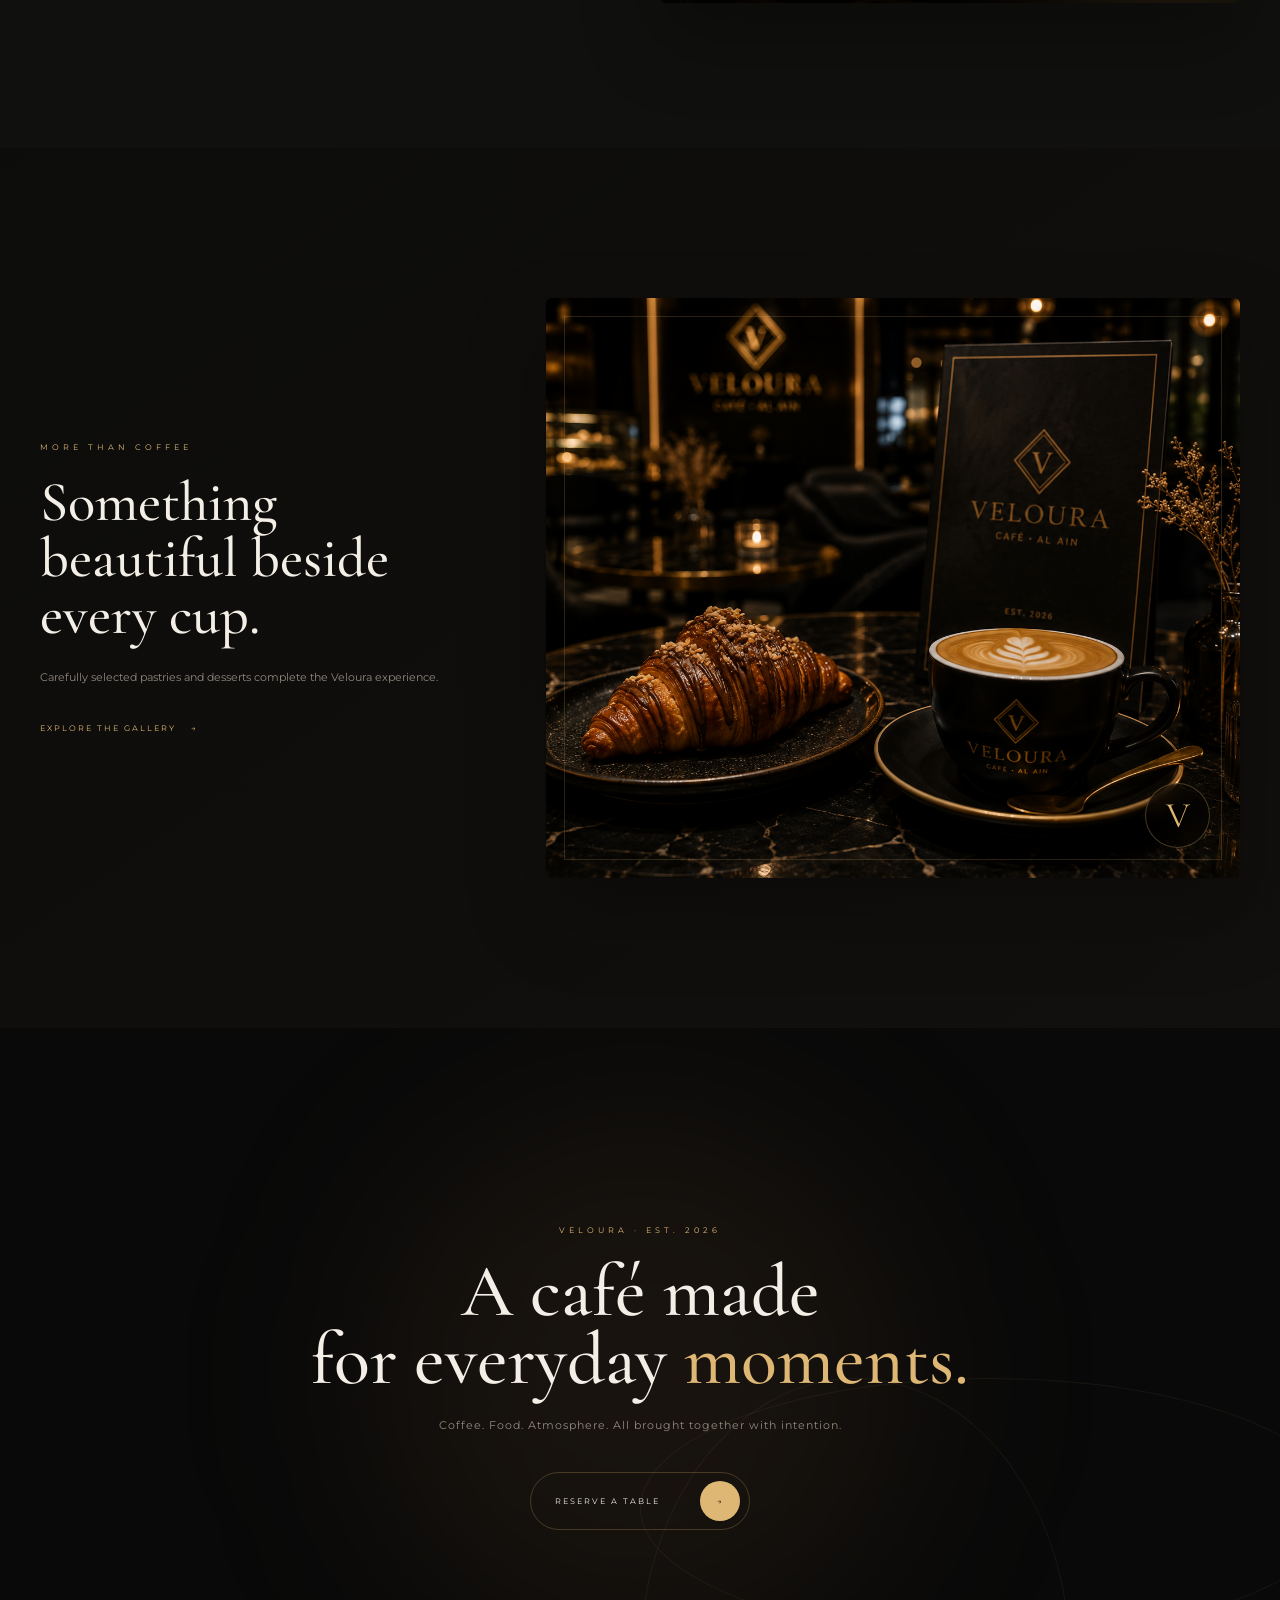
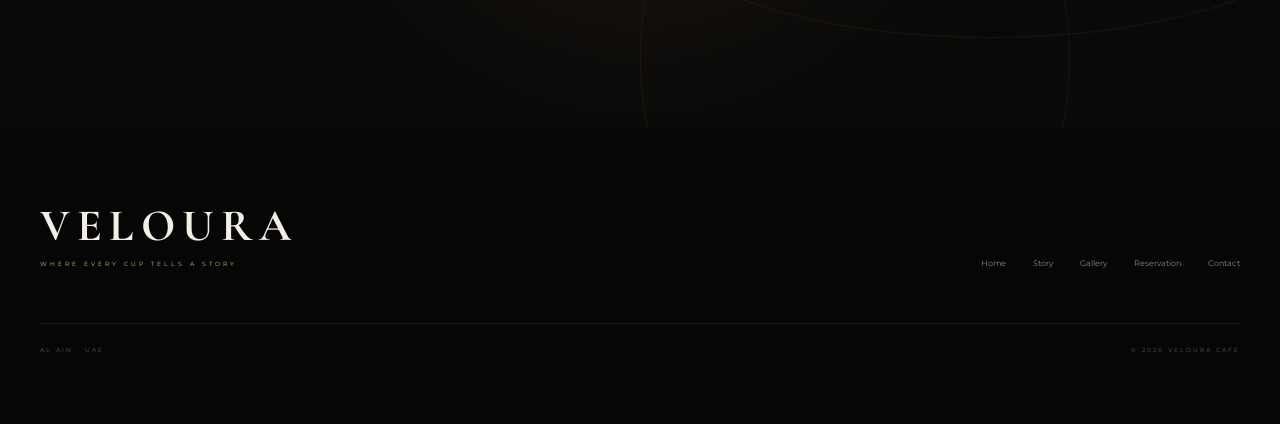
<file: story.html>
<!DOCTYPE html>
<html lang="en">

<head>

    <meta charset="UTF-8">

    <meta
        name="viewport"
        content="width=device-width, initial-scale=1.0"
    >

    <meta
        name="description"
        content="Discover the story behind Veloura Cafe in Al Ain, UAE."
    >

    <title>Veloura Cafe | Our Story</title>


    <link
        rel="preconnect"
        href="https://fonts.googleapis.com"
    >

    <link
        rel="preconnect"
        href="https://fonts.gstatic.com"
        crossorigin
    >

    <link
        href="https://fonts.googleapis.com/css2?family=Cormorant+Garamond:wght@400;500;600&family=Montserrat:wght@300;400;500;600&display=swap"
        rel="stylesheet"
    >


    <link
        rel="stylesheet"
        href="css/story.css"
    >

</head>


<body>


    <!-- =====================================================
         SHARED VELOURA NAVBAR
    ====================================================== -->

    <header
        class="story-header"
        id="storyHeader"
    >

        <nav class="navbar">


            <!-- BRAND -->

            <a
                href="index.html"
                class="brand-area"
            >


                <div class="brand-diamond">

                    <span>
                        V
                    </span>

                </div>


                <div class="brand-copy">

                    <div class="brand-name">

                        VELOURA

                    </div>

                    <div class="brand-subtitle">

                        CAFÉ · AL AIN

                    </div>

                </div>


            </a>



            <!-- NAVIGATION -->

            <div class="nav-links">


                <a href="index.html">

                    <span class="nav-dot"></span>

                    HOME

                </a>


                <a
                    href="story.html"
                    class="active"
                >

                    <span class="nav-dot"></span>

                    STORY

                </a>


                <a href="gallery.html">

                    <span class="nav-dot"></span>

                    GALLERY

                </a>


                <a href="reservation.html">

                    <span class="nav-dot"></span>

                    RESERVATION

                </a>


                <a href="menu.html">

                    <span class="nav-dot"></span>

                    MENU

                </a>


            </div>



            <!-- RIGHT NAV -->

            <div class="nav-actions">


                <!-- CUSTOMER ACCOUNT -->

                <div
                    class="customer-account"
                    id="customerAccount"
                >


                    <button
                        class="sign-button"
                        id="customerAccountButton"
                        type="button"
                        aria-expanded="false"
                    >

                        <span id="customerAccountName">
                            SIGN IN
                        </span>

                        <span
                            class="customer-arrow"
                            id="customerArrow"
                        >
                            ▾
                        </span>

                    </button>


                    <div
                        class="customer-dropdown"
                        id="customerDropdown"
                    >


                        <div class="customer-dropdown-head">

                            <span class="customer-dropdown-label">
                                MY VELOURA
                            </span>

                            <strong id="customerDropdownName">
                                Guest
                            </strong>

                            <small id="customerDropdownEmail">
                                Welcome to Veloura
                            </small>

                        </div>


                        <a
                            href="order-history.html"
                            class="customer-dropdown-link"
                        >
                            <span>
                                ORDER HISTORY
                            </span>

                            <span>
                                →
                            </span>
                        </a>


                        <a
                            href="reservation-history.html"
                            class="customer-dropdown-link"
                        >
                            <span>
                                RESERVATION HISTORY
                            </span>

                            <span>
                                →
                            </span>
                        </a>


                        <button
                            type="button"
                            class="customer-signout"
                            id="customerSignOut"
                        >
                            <span>
                                SIGN OUT
                            </span>

                            <span>
                                →
                            </span>
                        </button>


                    </div>


                </div>


                <button
                    class="staff-button"
                    type="button"
                >

                    <span class="shield-icon">
                        ◇
                    </span>

                    Staff Portal

                </button>


                <a
                    href="menu.html"
                    class="bag-button"
                    aria-label="Shopping bag"
                >

                    <span>
                        ♧
                    </span>

                    <i></i>

                </a>


            </div>


        </nav>

    </header>



    <main>


        <!-- =================================================
             HERO
        ================================================== -->

        <section class="story-hero">


            <div class="hero-light hero-light-one"></div>
            <div class="hero-light hero-light-two"></div>

            <div class="hero-grid"></div>


            <div class="hero-inner">


                <!-- LEFT -->

                <div class="hero-copy">


                    <div class="hero-kicker reveal">

                        <span></span>

                        OUR STORY

                    </div>


                    <h1 class="reveal">

                        Made for
                        <br>
                        more than
                        <br>
                        <strong>coffee.</strong>

                    </h1>


                    <p class="hero-description reveal">

                        Veloura was created around a simple idea:
                        beautiful coffee, thoughtful food and an
                        atmosphere that makes people want to stay
                        a little longer.

                    </p>


                    <div class="hero-actions reveal">


                        <a
                            href="#story-start"
                            class="primary-link"
                        >

                            DISCOVER VELOURA

                            <span>
                                ↓
                            </span>

                        </a>


                        <div class="hero-meta">

                            <span>
                                AL AIN · UAE
                            </span>

                            <span>
                                EST. 2026
                            </span>

                        </div>


                    </div>


                </div>



                <!-- 3D HERO VISUAL -->

                <div
                    class="hero-visual"
                    id="heroVisual"
                >


                    <div class="visual-ring ring-one"></div>
                    <div class="visual-ring ring-two"></div>
                    <div class="visual-ring ring-three"></div>



                    <!-- MAIN -->

                    <div
                        class="image-card main-card"
                        data-depth="1"
                    >


                        <img
                            src="assets/images/story-hero.jpg"
                            alt="Veloura luxury café"
                        >


                        <div class="card-overlay"></div>


                        <div class="card-caption">

                            <span>
                                01
                            </span>

                            <p>
                                THE VELOURA SPACE
                            </p>

                        </div>


                    </div>



                    <!-- COFFEE -->

                    <div
                        class="image-card floating-card top-card"
                        data-depth="2"
                    >

                        <img
                            src="assets/images/story-coffee-craft.jpg"
                            alt="Veloura coffee craft"
                        >

                    </div>



                    <!-- PASTRY -->

                    <div
                        class="image-card floating-card bottom-card"
                        data-depth="3"
                    >

                        <img
                            src="assets/images/story-pastry.jpg"
                            alt="Veloura pastry"
                        >

                    </div>



                    <div class="visual-badge">

                        <span>
                            V
                        </span>

                    </div>


                </div>


            </div>



            <div class="scroll-mark">

                <span>
                    SCROLL
                </span>

                <div></div>

            </div>


        </section>



        <!-- =================================================
             BEGINNING
        ================================================== -->

        <section
            class="story-section intro-section"
            id="story-start"
        >


            <div class="section-shell">


                <div class="section-label reveal">

                    01 · BEGINNING

                </div>


                <div class="intro-grid">


                    <div class="intro-heading reveal">


                        <p class="section-kicker">

                            THE BEGINNING

                        </p>


                        <h2>

                            A café designed
                            around how a
                            good moment feels.

                        </h2>


                    </div>


                    <div class="intro-copy reveal">


                        <p class="lead">

                            Veloura is not built around rushing
                            in and rushing out.

                        </p>


                        <p>

                            We wanted to create a space where
                            coffee, food, design and atmosphere
                            all work together naturally.

                        </p>


                        <p>

                            A place for slow mornings,
                            meaningful conversations,
                            quiet breaks and beautifully
                            made everyday moments.

                        </p>


                    </div>


                </div>


            </div>


        </section>



        <!-- =================================================
             COFFEE CRAFT
        ================================================== -->

        <section class="story-section craft-section">


            <div class="section-shell">


                <div class="story-split">


                    <div
                        class="split-visual reveal tilt-card"
                        data-tilt
                    >


                        <img
                            src="assets/images/story-coffee-craft.jpg"
                            alt="Veloura coffee craft"
                        >


                        <div class="split-overlay"></div>


                        <div class="split-number">

                            02

                        </div>


                        <div class="floating-detail detail-one">

                            CRAFT

                        </div>


                        <div class="floating-detail detail-two">

                            DAILY

                        </div>


                        <div class="image-glow"></div>


                    </div>



                    <div class="split-copy reveal">


                        <p class="section-kicker">

                            CRAFTED WITH CARE

                        </p>


                        <h2>

                            The small details
                            make the difference.

                        </h2>


                        <p>

                            From the first pour to the final
                            presentation, every drink is prepared
                            with care and consistency.

                        </p>


                        <p>

                            We focus on balance, quality and
                            thoughtful presentation while keeping
                            the experience comfortable and natural.

                        </p>



                        <div class="mini-values">


                            <div>

                                <span>
                                    01
                                </span>

                                <h3>
                                    Quality
                                </h3>

                                <p>
                                    Ingredients selected with care.
                                </p>

                            </div>


                            <div>

                                <span>
                                    02
                                </span>

                                <h3>
                                    Detail
                                </h3>

                                <p>
                                    Thoughtful preparation and presentation.
                                </p>

                            </div>


                        </div>


                    </div>


                </div>


            </div>


        </section>



        <!-- =================================================
             EXPERIENCE CARDS
        ================================================== -->

        <section class="experience-section">


            <div class="experience-light"></div>


            <div class="section-shell">


                <div class="experience-top">


                    <div class="reveal">


                        <p class="section-kicker">

                            THE EXPERIENCE

                        </p>


                        <h2>

                            Three things
                            shape every visit.

                        </h2>


                    </div>


                    <p class="experience-intro reveal">

                        Veloura brings together flavour,
                        atmosphere and careful presentation
                        to create a café experience that feels
                        complete.

                    </p>


                </div>



                <div class="experience-grid">


                    <article class="experience-card reveal">


                        <div class="card-top">

                            <span>
                                01
                            </span>

                            <div class="card-dot"></div>

                        </div>


                        <h3>
                            Coffee
                        </h3>


                        <p>

                            Smooth, balanced drinks prepared
                            with consistency and care.

                        </p>


                        <div class="card-arrow">

                            ↗

                        </div>


                    </article>



                    <article class="experience-card reveal">


                        <div class="card-top">

                            <span>
                                02
                            </span>

                            <div class="card-dot"></div>

                        </div>


                        <h3>
                            Atmosphere
                        </h3>


                        <p>

                            Warm lighting and elegant spaces
                            created for comfortable moments.

                        </p>


                        <div class="card-arrow">

                            ↗

                        </div>


                    </article>



                    <article class="experience-card reveal">


                        <div class="card-top">

                            <span>
                                03
                            </span>

                            <div class="card-dot"></div>

                        </div>


                        <h3>
                            Taste
                        </h3>


                        <p>

                            Coffee, pastries and desserts
                            chosen to complement one another.

                        </p>


                        <div class="card-arrow">

                            ↗

                        </div>


                    </article>


                </div>


            </div>


        </section>



        <!-- =================================================
             INTERIOR CINEMATIC BREAK
        ================================================== -->

        <section class="interior-feature">


            <div
                class="interior-image"
                id="interiorImage"
            >


                <img
                    src="assets/images/story-interior.jpg"
                    alt="Veloura café interior"
                >


            </div>


            <div class="interior-overlay"></div>

            <div class="interior-light"></div>



            <div class="interior-content reveal">


                <div class="interior-number">

                    03

                </div>


                <p class="section-kicker">

                    OUR SPACE

                </p>


                <h2>

                    Designed to feel
                    <br>
                    refined, warm
                    <br>
                    and inviting.

                </h2>


                <p>

                    Every corner is considered — from the lighting
                    and materials to the way each table feels.

                </p>


            </div>


            <div class="interior-side-label">

                VELOURA · CAFÉ · AL AIN

            </div>


        </section>



        <!-- =================================================
             ATMOSPHERE
        ================================================== -->

        <section class="story-section atmosphere-section">


            <div class="section-shell">


                <div class="story-split reverse">


                    <div
                        class="split-visual reveal tilt-card atmosphere-visual"
                        data-tilt
                    >


                        <img
                            src="assets/images/story-atmosphere.jpg"
                            alt="Veloura café atmosphere"
                        >


                        <div class="split-overlay"></div>


                        <div class="split-number">

                            04

                        </div>


                        <div class="floating-detail atmosphere-tag">

                            AL AIN

                        </div>


                        <div class="image-glow"></div>


                    </div>



                    <div class="split-copy reveal">


                        <p class="section-kicker">

                            OUR ATMOSPHERE

                        </p>


                        <h2>

                            Calm enough to stay.
                            Beautiful enough to remember.

                        </h2>


                        <p>

                            The Veloura space is designed to feel
                            polished without feeling formal.

                        </p>


                        <p>

                            Warm lighting, comfortable seating
                            and carefully selected details create
                            a café that feels relaxed during the
                            day and refined in the evening.

                        </p>


                    </div>


                </div>


            </div>


        </section>



        <!-- =================================================
             PASTRY FEATURE
        ================================================== -->

        <section class="pastry-feature">


            <div class="section-shell">


                <div class="pastry-grid">


                    <div class="pastry-copy reveal">


                        <p class="section-kicker">

                            MORE THAN COFFEE

                        </p>


                        <h2>

                            Something beautiful
                            beside every cup.

                        </h2>


                        <p>

                            Carefully selected pastries and desserts
                            complete the Veloura experience.

                        </p>


                        <a
                            href="gallery.html"
                            class="text-link"
                        >

                            EXPLORE THE GALLERY

                            <span>
                                →
                            </span>

                        </a>


                    </div>



                    <div
                        class="pastry-image reveal tilt-card"
                        data-tilt
                    >


                        <img
                            src="assets/images/story-pastry.jpg"
                            alt="Veloura pastry and coffee"
                        >


                        <div class="pastry-border"></div>

                        <div class="pastry-badge">

                            <span>
                                V
                            </span>

                        </div>


                    </div>


                </div>


            </div>


        </section>



        <!-- =================================================
             FINAL
        ================================================== -->

        <section class="final-story">


            <div class="final-glow"></div>

            <div class="final-ring final-ring-one"></div>
            <div class="final-ring final-ring-two"></div>


            <div class="final-content reveal">


                <p class="section-kicker">

                    VELOURA · EST. 2026

                </p>


                <h2>

                    A café made
                    <br>
                    for everyday
                    <span>moments.</span>

                </h2>


                <p>

                    Coffee. Food. Atmosphere.
                    All brought together with intention.

                </p>


                <a
                    href="reservation.html"
                    class="final-button"
                >

                    RESERVE A TABLE

                    <span>
                        →
                    </span>

                </a>


            </div>


        </section>


    </main>



    <!-- =====================================================
         FOOTER
    ====================================================== -->

    <footer class="story-footer">


        <div class="footer-main">


            <div>

                <h2>
                    VELOURA
                </h2>

                <p>
                    WHERE EVERY CUP TELLS A STORY
                </p>

            </div>


            <div class="footer-links">

                <a href="index.html">
                    Home
                </a>

                <a href="story.html">
                    Story
                </a>

                <a href="gallery.html">
                    Gallery
                </a>

                <a href="reservation.html">
                    Reservation
                </a>

                <a href="contact.html">
                    Contact
                </a>

            </div>


        </div>


        <div class="footer-bottom">

            <span>
                AL AIN · UAE
            </span>

            <span>
                © 2026 VELOURA CAFE
            </span>

        </div>


    </footer>


    <!-- =====================================================
         CUSTOMER SIGN IN / SIGN UP MODAL
    ====================================================== -->

    <div
        class="customer-auth-modal"
        id="customerAuthModal"
        aria-hidden="true"
    >


        <div
            class="customer-auth-backdrop"
            id="customerAuthBackdrop"
        ></div>


        <div
            class="customer-auth-card"
            role="dialog"
            aria-modal="true"
            aria-labelledby="customerAuthTitle"
        >


            <button
                type="button"
                class="customer-auth-close"
                id="customerAuthClose"
                aria-label="Close"
            >
                ×
            </button>


            <div class="customer-auth-logo">
                <span>V</span>
            </div>


            <p class="customer-auth-eyebrow">
                WELCOME TO VELOURA
            </p>


            <h2 id="customerAuthTitle">
                Your Veloura
            </h2>


            <div class="customer-auth-tabs">

                <button
                    type="button"
                    class="customer-auth-tab active"
                    id="customerSignupTab"
                >
                    SIGN UP
                </button>

                <button
                    type="button"
                    class="customer-auth-tab"
                    id="customerSigninTab"
                >
                    SIGN IN
                </button>

            </div>


            <form
                class="customer-auth-form active"
                id="customerSignupForm"
            >


                <div class="customer-auth-field">

                    <label for="customerSignupName">
                        YOUR NAME
                    </label>

                    <input
                        type="text"
                        id="customerSignupName"
                        placeholder="Enter your name"
                        autocomplete="name"
                    >

                </div>


                <div class="customer-auth-field">

                    <label for="customerSignupEmail">
                        EMAIL ADDRESS
                    </label>

                    <input
                        type="email"
                        id="customerSignupEmail"
                        placeholder="name@email.com"
                        autocomplete="email"
                    >

                </div>


                <div class="customer-auth-field">

                    <label for="customerSignupPhone">
                        PHONE NUMBER
                    </label>

                    <input
                        type="tel"
                        id="customerSignupPhone"
                        placeholder="+971 50 000 0000"
                        autocomplete="tel"
                    >

                </div>


                <div class="customer-auth-field">

                    <label for="customerSignupPassword">
                        PASSWORD
                    </label>

                    <input
                        type="password"
                        id="customerSignupPassword"
                        placeholder="Minimum 6 characters"
                        autocomplete="new-password"
                    >

                </div>


                <p
                    class="customer-auth-error"
                    id="customerSignupError"
                ></p>


                <button
                    type="submit"
                    class="customer-auth-submit"
                >
                    CREATE MY VELOURA ACCOUNT
                </button>


            </form>


            <form
                class="customer-auth-form"
                id="customerSigninForm"
            >


                <div class="customer-auth-field">

                    <label for="customerSigninEmail">
                        EMAIL ADDRESS
                    </label>

                    <input
                        type="email"
                        id="customerSigninEmail"
                        placeholder="name@email.com"
                        autocomplete="email"
                    >

                </div>


                <div class="customer-auth-field">

                    <label for="customerSigninPassword">
                        PASSWORD
                    </label>

                    <input
                        type="password"
                        id="customerSigninPassword"
                        placeholder="Your password"
                        autocomplete="current-password"
                    >

                </div>


                <p
                    class="customer-auth-error"
                    id="customerSigninError"
                ></p>


                <button
                    type="submit"
                    class="customer-auth-submit"
                >
                    SIGN IN TO VELOURA
                </button>


            </form>


        </div>


    </div>


    <script src="js/story.js"></script>


</body>

</html>
</file>
<file: css/welcome.css>
/* =========================================================
   VELOURA CAFE
   PREMIUM CINEMATIC WELCOME
========================================================= */


/* =========================================================
   RESET
========================================================= */

* {
    margin: 0;
    padding: 0;
    box-sizing: border-box;
}

html,
body {
    width: 100%;
    height: 100%;
}

body {
    overflow: hidden;
    background: #070706;
    font-family: "Montserrat", sans-serif;
}


/* =========================================================
   VARIABLES
========================================================= */

:root {
    --black: #070706;
    --black-soft: #0d0c0a;
    --cream: #f6f0e7;
    --cream-soft: #ddd2c3;
    --gold: #c89b5f;
    --gold-light: #e5bf7d;
    --gold-soft: rgba(229, 191, 125, 0.22);
}


/* =========================================================
   PAGE
========================================================= */

.welcome-page {
    position: relative;
    width: 100%;
    height: 100vh;
    min-height: 100svh;
    overflow: hidden;

    display: flex;
    align-items: center;
    justify-content: center;

    isolation: isolate;

    background:
        radial-gradient(
            circle at 50% 45%,
            rgba(115, 82, 45, 0.18),
            transparent 33%
        ),
        radial-gradient(
            circle at 50% 50%,
            #12100d 0%,
            #090807 48%,
            #050505 100%
        );
}


/* =========================================================
   CENTER SPOTLIGHT
========================================================= */

.spotlight {
    position: absolute;
    z-index: 0;

    width: 850px;
    height: 850px;

    left: 50%;
    top: 47%;

    transform: translate(-50%, -50%);

    border-radius: 50%;

    background:
        radial-gradient(
            circle,
            rgba(221, 178, 108, 0.11) 0%,
            rgba(163, 112, 55, 0.05) 30%,
            transparent 68%
        );

    filter: blur(8px);

    animation: spotlightPulse 5s ease-in-out infinite;
}


/* =========================================================
   BACKGROUND GLOWS
========================================================= */

.background-glow {
    position: absolute;
    border-radius: 50%;
    filter: blur(130px);
    pointer-events: none;
}

.glow-one {
    width: 600px;
    height: 600px;

    top: -380px;
    left: -200px;

    background: rgba(194, 145, 81, 0.13);

    animation: glowOneMove 9s ease-in-out infinite alternate;
}

.glow-two {
    width: 620px;
    height: 620px;

    bottom: -400px;
    right: -230px;

    background: rgba(140, 91, 40, 0.12);

    animation: glowTwoMove 10s ease-in-out infinite alternate;
}

.glow-three {
    width: 400px;
    height: 400px;

    left: 50%;
    top: 48%;

    transform: translate(-50%, -50%);

    background: rgba(230, 190, 119, 0.10);

    animation: glowCenter 4s ease-in-out infinite;
}


/* =========================================================
   TEXTURE
========================================================= */

.background-lines {
    position: absolute;
    inset: 0;

    opacity: 0.13;

    pointer-events: none;

    background-image:
        linear-gradient(
            rgba(255,255,255,0.018) 1px,
            transparent 1px
        ),
        linear-gradient(
            90deg,
            rgba(255,255,255,0.018) 1px,
            transparent 1px
        );

    background-size: 100px 100px;

    mask-image:
        radial-gradient(
            circle at center,
            black 0%,
            transparent 72%
        );
}

.grain {
    position: absolute;
    inset: 0;

    opacity: 0.032;

    pointer-events: none;

    background-image:
        repeating-linear-gradient(
            45deg,
            rgba(255,255,255,0.04) 0px,
            rgba(255,255,255,0.04) 1px,
            transparent 1px,
            transparent 4px
        );
}


/* =========================================================
   PARTICLES
========================================================= */

.particles {
    position: absolute;
    inset: 0;

    overflow: hidden;

    pointer-events: none;
}

.particles span {
    position: absolute;

    width: 3px;
    height: 3px;

    border-radius: 50%;

    background: var(--gold-light);

    opacity: 0;

    box-shadow:
        0 0 12px rgba(229,191,125,0.7);

    animation:
        particleFloat
        7s linear
        infinite;
}

.particles span:nth-child(1) {
    left: 15%;
    bottom: 10%;
    animation-delay: 0s;
}

.particles span:nth-child(2) {
    left: 28%;
    bottom: 5%;
    animation-delay: 1.5s;
}

.particles span:nth-child(3) {
    left: 38%;
    bottom: 12%;
    animation-delay: 3s;
}

.particles span:nth-child(4) {
    left: 48%;
    bottom: 3%;
    animation-delay: 4.2s;
}

.particles span:nth-child(5) {
    left: 60%;
    bottom: 9%;
    animation-delay: 2.1s;
}

.particles span:nth-child(6) {
    left: 72%;
    bottom: 4%;
    animation-delay: 5s;
}

.particles span:nth-child(7) {
    left: 82%;
    bottom: 13%;
    animation-delay: 1s;
}

.particles span:nth-child(8) {
    left: 21%;
    bottom: 20%;
    animation-delay: 3.7s;
}

.particles span:nth-child(9) {
    left: 67%;
    bottom: 18%;
    animation-delay: 0.8s;
}

.particles span:nth-child(10) {
    left: 91%;
    bottom: 6%;
    animation-delay: 4.8s;
}


/* =========================================================
   ORBIT SYSTEM
========================================================= */

.orbit-system {
    position: absolute;
    z-index: 1;

    left: 50%;
    top: 48%;

    width: 900px;
    height: 650px;

    transform:
        translate(-50%, -50%);

    perspective: 1400px;
    transform-style: preserve-3d;

    pointer-events: none;
}

.luxury-orbit {
    position: absolute;

    left: 50%;
    top: 50%;

    border-radius: 50%;

    transform-style: preserve-3d;
}

.orbit-one {
    width: 700px;
    height: 290px;

    border:
        1px solid
        rgba(228, 187, 121, 0.10);

    animation:
        orbitOne
        17s linear
        infinite;
}

.orbit-two {
    width: 470px;
    height: 470px;

    border:
        1px solid
        rgba(228, 187, 121, 0.07);

    animation:
        orbitTwo
        19s linear
        infinite reverse;
}

.orbit-three {
    width: 790px;
    height: 185px;

    border:
        1px solid
        rgba(255,255,255,0.035);

    animation:
        orbitThree
        22s linear
        infinite;
}

.orbit-four {
    width: 370px;
    height: 570px;

    border:
        1px solid
        rgba(228,187,121,0.045);

    animation:
        orbitFour
        25s linear
        infinite reverse;
}


/* =========================================================
   CONTENT
========================================================= */

.welcome-content {
    position: relative;
    z-index: 10;

    width:
        min(
            1250px,
            calc(100% - 70px)
        );

    display: flex;
    flex-direction: column;
    align-items: center;
    justify-content: center;

    text-align: center;

    perspective: 1500px;

    transform:
        scale(0.84)
        translateY(15px);

    opacity: 0;

    animation:
        cinematicContentEnter
        1.2s
        cubic-bezier(
            0.16,
            1,
            0.3,
            1
        )
        forwards;
}


/* =========================================================
   LOGO
========================================================= */

.welcome-logo {
    opacity: 0;

    transform:
        translateY(-25px)
        scale(0.65)
        rotateY(-35deg);

    animation:
        logoEnter
        1.1s
        cubic-bezier(
            0.16,
            1,
            0.3,
            1
        )
        0.15s
        forwards;
}

.logo-outer-ring {
    position: relative;

    width: 110px;
    height: 110px;

    display: flex;
    align-items: center;
    justify-content: center;

    border-radius: 50%;
}

.logo-outer-ring::before {
    content: "";

    position: absolute;
    inset: 0;

    border-radius: 50%;

    border:
        1px solid
        rgba(225, 188, 125, 0.12);

    animation:
        outerRingPulse
        3s ease-in-out
        infinite;
}

.logo-circle {
    position: relative;

    width: 90px;
    height: 90px;

    display: flex;
    align-items: center;
    justify-content: center;

    border-radius: 50%;

    border:
        1px solid
        rgba(225, 188, 125, 0.62);

    background:
        rgba(16, 13, 10, 0.52);

    backdrop-filter: blur(8px);

    box-shadow:
        0 0 55px
        rgba(225, 188, 125, 0.11),
        inset 0 0 25px
        rgba(225, 188, 125, 0.025);

    animation:
        logoFloat
        4s ease-in-out
        infinite;
}

.logo-circle::before {
    content: "";

    position: absolute;

    inset: 9px;

    border-radius: 50%;

    border:
        1px solid
        rgba(225,188,125,0.13);
}

.logo-circle::after {
    content: "";

    position: absolute;

    inset: -8px;

    border-radius: 50%;

    border:
        1px solid
        rgba(225,188,125,0.08);

    animation:
        logoWave
        2.6s ease-out
        infinite;
}

.logo-circle span {
    color: var(--gold-light);

    font-family:
        "Cormorant Garamond",
        serif;

    font-size: 59px;

    font-weight: 500;

    line-height: 1;

    text-shadow:
        0 0 25px
        rgba(229, 191, 125, 0.20);
}


/* =========================================================
   WELCOME TO
   UPDATED - BIGGER + MORE PREMIUM
========================================================= */

.welcome-small {
    position: relative;

    margin-top: 34px;
    margin-bottom: 8px;

    color: #e9c781;

    font-family:
        "Montserrat",
        sans-serif;

    font-size: 18px;

    font-weight: 500;

    letter-spacing: 11px;

    padding-left: 11px;

    opacity: 0;

    transform:
        translateY(24px)
        scale(0.88);

    text-shadow:
        0 0 12px
        rgba(229, 191, 125, 0.22),
        0 0 28px
        rgba(229, 191, 125, 0.08);

    animation:
        welcomeTextReveal
        1s
        cubic-bezier(
            0.16,
            1,
            0.3,
            1
        )
        0.55s
        forwards;
}

.welcome-small::before,
.welcome-small::after {
    content: "";

    position: absolute;

    top: 50%;

    width: 55px;
    height: 1px;

    background:
        linear-gradient(
            90deg,
            transparent,
            rgba(229,191,125,0.55)
        );
}

.welcome-small::before {
    right: calc(100% + 22px);
}

.welcome-small::after {
    left: calc(100% + 22px);

    transform: rotate(180deg);
}


/* =========================================================
   MAIN BRAND TITLE
========================================================= */

.brand-title {
    position: relative;

    margin-top: 4px;

    display: flex;

    align-items: center;
    justify-content: center;

    gap:
        clamp(
            3px,
            0.9vw,
            15px
        );

    overflow: hidden;

    perspective: 1500px;
}

.brand-title .letter {
    position: relative;

    display: inline-block;

    color: var(--cream);

    font-family:
        "Cormorant Garamond",
        Georgia,
        serif;

    font-size:
        clamp(
            105px,
            13vw,
            190px
        );

    font-weight: 500;

    line-height: 0.88;

    opacity: 0;

    transform:
        translateY(80px)
        rotateX(-70deg)
        rotateY(10deg)
        translateZ(-120px);

    filter:
        blur(9px);

    text-shadow:
        0 4px 30px
        rgba(255,255,255,0.015);

    animation:
        letterReveal
        1.2s
        cubic-bezier(
            0.16,
            1,
            0.3,
            1
        )
        forwards;
}

.brand-title .letter:nth-child(1) {
    animation-delay: 0.72s;
}

.brand-title .letter:nth-child(2) {
    animation-delay: 0.80s;
}

.brand-title .letter:nth-child(3) {
    animation-delay: 0.88s;
}

.brand-title .letter:nth-child(4) {
    animation-delay: 0.96s;
}

.brand-title .letter:nth-child(5) {
    animation-delay: 1.04s;
}

.brand-title .letter:nth-child(6) {
    animation-delay: 1.12s;
}

.brand-title .letter:nth-child(7) {
    animation-delay: 1.20s;
}


/* =========================================================
   TITLE LIGHT SWEEP
========================================================= */

.title-light {
    position: absolute;
    z-index: 20;

    top: 0;
    bottom: 0;

    width: 190px;

    left: -250px;

    pointer-events: none;

    transform:
        skewX(-22deg);

    background:
        linear-gradient(
            90deg,
            transparent,
            rgba(255,245,222,0.03),
            rgba(255,230,178,0.20),
            rgba(255,245,222,0.04),
            transparent
        );

    filter:
        blur(3px);

    animation:
        titleSweep
        3.5s ease-in-out
        1.5s
        infinite;
}


/* =========================================================
   CAFE
========================================================= */

.cafe-title {
    margin-top: 16px;

    padding-left: 22px;

    color:
        var(--cream-soft);

    font-size:
        clamp(
            15px,
            1.5vw,
            21px
        );

    font-weight: 400;

    letter-spacing:
        clamp(
            13px,
            2vw,
            27px
        );

    opacity: 0;

    transform:
        translateY(20px);

    animation:
        fadeUp
        0.8s ease
        1.45s
        forwards;
}


/* =========================================================
   GOLD DIVIDER
========================================================= */

.gold-divider {
    width: 350px;

    margin-top: 32px;

    display: flex;
    align-items: center;
    justify-content: center;

    gap: 16px;

    opacity: 0;

    transform:
        scaleX(0.5);

    animation:
        dividerEnter
        0.9s ease
        1.65s
        forwards;
}

.divider-line {
    flex: 1;
    height: 1px;
}

.divider-line:first-child {
    background:
        linear-gradient(
            90deg,
            transparent,
            var(--gold-light)
        );
}

.divider-line:last-child {
    background:
        linear-gradient(
            90deg,
            var(--gold-light),
            transparent
        );
}

.diamond {
    width: 8px;
    height: 8px;

    border:
        1px solid
        var(--gold-light);

    transform:
        rotate(45deg);

    box-shadow:
        0 0 12px
        rgba(229,191,125,0.15);

    animation:
        diamondRotate
        6s linear
        infinite;
}


/* =========================================================
   TAGLINE
========================================================= */

.welcome-tagline {
    margin-top: 28px;

    color:
        var(--cream-soft);

    font-size:
        clamp(
            10px,
            1vw,
            13px
        );

    font-weight: 400;

    letter-spacing: 6px;

    opacity: 0;

    transform:
        translateY(16px);

    animation:
        fadeUp
        0.85s ease
        1.85s
        forwards;
}


/* =========================================================
   LOCATION
========================================================= */

.established {
    margin-top: 15px;

    display: flex;
    align-items: center;

    gap: 16px;

    color:
        rgba(214, 202, 188, 0.44);

    font-size: 8px;

    letter-spacing: 3px;

    opacity: 0;

    transform:
        translateY(14px);

    animation:
        fadeUp
        0.8s ease
        2.05s
        forwards;
}

.established span {
    width: 3px;
    height: 3px;

    border-radius: 50%;

    background: var(--gold);
}


/* =========================================================
   LOADING
========================================================= */

.welcome-loading {
    position: absolute;
    z-index: 30;

    left: 50%;
    bottom: 32px;

    width:
        min(
            350px,
            calc(100% - 60px)
        );

    transform:
        translateX(-50%);

    opacity: 0;

    animation:
        loadingEnter
        0.7s ease
        2s
        forwards;
}

.loading-track {
    position: relative;

    width: 100%;
    height: 2px;

    overflow: hidden;

    background:
        rgba(255,255,255,0.065);
}

.loading-progress {
    position: absolute;

    left: 0;
    top: 0;

    width: 0%;
    height: 100%;

    background:
        linear-gradient(
            90deg,
            #624321,
            #c49252,
            #e4bd7b
        );

    box-shadow:
        0 0 14px
        rgba(229,191,125,0.28);
}

.loading-info {
    margin-top: 11px;

    display: flex;
    align-items: center;
    justify-content: space-between;

    color:
        rgba(218, 208, 194, 0.40);

    font-size: 6px;

    letter-spacing: 2px;
}


/* =========================================================
   EXIT
========================================================= */

.exit-transition {
    position: fixed;
    z-index: 999;

    inset: 0;

    display: flex;
    align-items: center;
    justify-content: center;

    pointer-events: none;

    overflow: hidden;
}

.exit-circle {
    width: 10px;
    height: 10px;

    border-radius: 50%;

    background: #080807;

    transform:
        scale(0);
}

.exit-transition.active .exit-circle {
    animation:
        exitCircle
        1s
        cubic-bezier(
            0.76,
            0,
            0.24,
            1
        )
        forwards;
}


/* =========================================================
   ANIMATIONS
========================================================= */

@keyframes cinematicContentEnter {

    from {
        opacity: 0;

        transform:
            scale(0.82)
            translateY(30px);
    }

    to {
        opacity: 1;

        transform:
            scale(1)
            translateY(0);
    }

}


@keyframes logoEnter {

    to {
        opacity: 1;

        transform:
            translateY(0)
            scale(1)
            rotateY(0deg);
    }

}


@keyframes logoFloat {

    0%,
    100% {
        transform:
            translateY(0)
            rotateY(-4deg);
    }

    50% {
        transform:
            translateY(-10px)
            rotateY(7deg);
    }

}


@keyframes outerRingPulse {

    0%,
    100% {
        transform:
            scale(0.92);

        opacity: 0.4;
    }

    50% {
        transform:
            scale(1.08);

        opacity: 1;
    }

}


@keyframes logoWave {

    0% {
        transform:
            scale(0.82);

        opacity: 0.70;
    }

    100% {
        transform:
            scale(1.55);

        opacity: 0;
    }

}


@keyframes welcomeTextReveal {

    0% {
        opacity: 0;

        transform:
            translateY(24px)
            scale(0.88);

        filter:
            blur(6px);
    }

    70% {
        opacity: 1;
    }

    100% {
        opacity: 1;

        transform:
            translateY(0)
            scale(1);

        filter:
            blur(0);
    }

}


@keyframes letterReveal {

    to {
        opacity: 1;

        transform:
            translateY(0)
            rotateX(0deg)
            rotateY(0deg)
            translateZ(0);

        filter:
            blur(0);
    }

}


@keyframes fadeUp {

    to {
        opacity: 1;

        transform:
            translateY(0);
    }

}


@keyframes dividerEnter {

    to {
        opacity: 1;

        transform:
            scaleX(1);
    }

}


@keyframes titleSweep {

    0%,
    15% {
        left: -250px;
    }

    65%,
    100% {
        left:
            calc(
                100% + 250px
            );
    }

}


@keyframes spotlightPulse {

    0%,
    100% {
        transform:
            translate(-50%, -50%)
            scale(0.92);

        opacity: 0.65;
    }

    50% {
        transform:
            translate(-50%, -50%)
            scale(1.08);

        opacity: 1;
    }

}


@keyframes glowCenter {

    0%,
    100% {
        transform:
            translate(-50%, -50%)
            scale(0.85);

        opacity: 0.5;
    }

    50% {
        transform:
            translate(-50%, -50%)
            scale(1.20);

        opacity: 1;
    }

}


@keyframes glowOneMove {

    to {
        transform:
            translate(
                100px,
                100px
            );
    }

}


@keyframes glowTwoMove {

    to {
        transform:
            translate(
                -90px,
                -80px
            );
    }

}


@keyframes orbitOne {

    from {
        transform:
            translate(-50%, -50%)
            rotateX(71deg)
            rotateZ(0deg);
    }

    to {
        transform:
            translate(-50%, -50%)
            rotateX(71deg)
            rotateZ(360deg);
    }

}


@keyframes orbitTwo {

    from {
        transform:
            translate(-50%, -50%)
            rotateY(68deg)
            rotateZ(0deg);
    }

    to {
        transform:
            translate(-50%, -50%)
            rotateY(68deg)
            rotateZ(360deg);
    }

}


@keyframes orbitThree {

    from {
        transform:
            translate(-50%, -50%)
            rotateX(61deg)
            rotateY(16deg)
            rotateZ(0deg);
    }

    to {
        transform:
            translate(-50%, -50%)
            rotateX(61deg)
            rotateY(16deg)
            rotateZ(-360deg);
    }

}


@keyframes orbitFour {

    from {
        transform:
            translate(-50%, -50%)
            rotateY(74deg)
            rotateX(10deg)
            rotateZ(0deg);
    }

    to {
        transform:
            translate(-50%, -50%)
            rotateY(74deg)
            rotateX(10deg)
            rotateZ(360deg);
    }

}


@keyframes diamondRotate {

    from {
        transform:
            rotate(45deg);
    }

    to {
        transform:
            rotate(405deg);
    }

}


@keyframes particleFloat {

    0% {
        transform:
            translateY(30px)
            scale(0.5);

        opacity: 0;
    }

    20% {
        opacity: 0.65;
    }

    80% {
        opacity: 0.2;
    }

    100% {
        transform:
            translateY(-700px)
            scale(1.4);

        opacity: 0;
    }

}


@keyframes loadingEnter {

    to {
        opacity: 1;
    }

}


@keyframes exitCircle {

    from {
        transform:
            scale(0);
    }

    to {
        transform:
            scale(250);
    }

}


/* =========================================================
   LAPTOP
========================================================= */

@media (max-width: 1200px) {

    .brand-title .letter {
        font-size:
            clamp(
                95px,
                13vw,
                150px
            );
    }

    .orbit-system {
        transform:
            translate(-50%, -50%)
            scale(0.85);
    }

    .welcome-small {
        font-size: 16px;
        letter-spacing: 9px;
    }

}


/* =========================================================
   TABLET
========================================================= */

@media (max-width: 850px) {

    .welcome-content {
        width:
            calc(
                100% - 40px
            );
    }

    .logo-outer-ring {
        width: 94px;
        height: 94px;
    }

    .logo-circle {
        width: 76px;
        height: 76px;
    }

    .logo-circle span {
        font-size: 50px;
    }

    .welcome-small {
        font-size: 13px;
        letter-spacing: 7px;
    }

    .brand-title .letter {
        font-size:
            clamp(
                68px,
                14vw,
                110px
            );
    }

    .gold-divider {
        width: 270px;
    }

    .orbit-system {
        transform:
            translate(-50%, -50%)
            scale(0.65);
    }

}


/* =========================================================
   MOBILE
========================================================= */

@media (max-width: 500px) {

    .welcome-content {
        width:
            calc(
                100% - 26px
            );
    }

    .logo-outer-ring {
        width: 82px;
        height: 82px;
    }

    .logo-circle {
        width: 66px;
        height: 66px;
    }

    .logo-circle span {
        font-size: 43px;
    }

    .welcome-small {
        margin-top: 24px;
        margin-bottom: 7px;

        font-size: 10px;

        letter-spacing: 5px;

        padding-left: 5px;
    }

    .welcome-small::before,
    .welcome-small::after {
        width: 25px;
    }

    .welcome-small::before {
        right:
            calc(
                100% + 12px
            );
    }

    .welcome-small::after {
        left:
            calc(
                100% + 12px
            );
    }

    .brand-title {
        gap: 2px;
    }

    .brand-title .letter {
        font-size:
            clamp(
                49px,
                15vw,
                72px
            );
    }

    .cafe-title {
        margin-top: 10px;

        padding-left: 15px;

        font-size: 11px;

        letter-spacing: 15px;
    }

    .gold-divider {
        width: 205px;

        margin-top: 24px;
    }

    .welcome-tagline {
        margin-top: 22px;

        padding:
            0 18px;

        font-size: 8px;

        line-height: 1.7;

        letter-spacing: 3px;
    }

    .established {
        font-size: 6px;

        letter-spacing: 2px;
    }

    .orbit-system {
        transform:
            translate(-50%, -50%)
            scale(0.48);
    }

    .welcome-loading {
        bottom: 24px;

        width:
            calc(
                100% - 70px
            );
    }

}


/* =========================================================
   SHORT HEIGHT
========================================================= */

@media (max-height: 720px) {

    .welcome-content {
        transform:
            scale(0.88);
    }

    .welcome-logo {
        transform:
            scale(0.85);
    }

    .welcome-small {
        margin-top: 20px;

        font-size: 14px;
    }

    .brand-title .letter {
        font-size:
            clamp(
                82px,
                11vw,
                135px
            );
    }

    .gold-divider {
        margin-top: 22px;
    }

    .welcome-tagline {
        margin-top: 18px;
    }

    .welcome-loading {
        bottom: 18px;
    }

}


/* =========================================================
   REDUCED MOTION
========================================================= */

@media (prefers-reduced-motion: reduce) {

    * {
        animation-duration:
            0.01ms !important;

        animation-iteration-count:
            1 !important;

        transition-duration:
            0.01ms !important;
    }

}
</file>
<file: css/style.css>
/* =========================================================
   VELOURACAFE
   PREMIUM HOME PAGE
========================================================= */


:root {

    --bg: #171414;

    --bg-dark: #131111;

    --bg-deep: #0a0909;

    --cream: #f2eee8;

    --cream-soft: #cec7bf;

    --text: #958e87;

    --gold: #b88f5a;

    --gold-light: #d0a66d;

    --gold-dark: #6e5332;

    --border: rgba(255, 255, 255, 0.10);

    --gold-border: rgba(208, 166, 109, 0.34);

}


/* =========================================================
   RESET
========================================================= */

* {

    margin: 0;

    padding: 0;

    box-sizing: border-box;

}


html {

    scroll-behavior: smooth;

}


body {

    overflow-x: hidden;

    background: var(--bg);

    color: var(--cream);

    font-family:
        "Montserrat",
        sans-serif;

}


a {

    color: inherit;

    text-decoration: none;

}


ul {

    list-style: none;

}


img {

    display: block;

    width: 100%;

}


/* =========================================================
   CONTAINER
========================================================= */

.container {

    width:
        min(
            calc(100% - 120px),
            1450px
        );

    margin:
        0 auto;

}


/* =========================================================
   SURFACES
========================================================= */

.luxury-surface,
.luxury-surface-dark {

    position: relative;

    isolation: isolate;

    overflow: hidden;

}


.luxury-surface {

    background: #171414;

}


.luxury-surface-dark {

    background: #131111;

}


.luxury-surface::before,
.luxury-surface-dark::before {

    content: "";

    position: absolute;

    inset: 0;

    z-index: -2;

    pointer-events: none;

    opacity: 0.24;

    background-image:

        repeating-linear-gradient(
            45deg,
            rgba(255,255,255,0.012) 0,
            rgba(255,255,255,0.012) 1px,
            transparent 1px,
            transparent 4px
        ),

        repeating-linear-gradient(
            135deg,
            rgba(0,0,0,0.10) 0,
            rgba(0,0,0,0.10) 1px,
            transparent 1px,
            transparent 5px
        );

}


.luxury-surface::after,
.luxury-surface-dark::after {

    content: "";

    position: absolute;

    inset: 0;

    z-index: -1;

    pointer-events: none;

    background:

        radial-gradient(
            circle at 14% 18%,
            rgba(255,255,255,0.018),
            transparent 32%
        ),

        radial-gradient(
            circle at 82% 68%,
            rgba(208,166,109,0.022),
            transparent 38%
        );

}


/* =========================================================
   CURSOR LIGHT
========================================================= */

.cursor-light {

    position: fixed;

    z-index: 25;

    width: 430px;

    height: 430px;

    border-radius: 50%;

    pointer-events: none;

    opacity: 0;

    transform:
        translate(-50%, -50%);

    background:

        radial-gradient(
            circle,
            rgba(208,166,109,0.07),
            rgba(208,166,109,0.025) 32%,
            transparent 70%
        );

}


/* =========================================================
   ULTRA LUXURY NAVBAR
========================================================= */

.navbar {

    position: fixed;

    top: 0;

    left: 0;

    z-index: 1000;

    width: 100%;

    height: 112px;

    padding:
        0 4.8%;

    display: grid;

    grid-template-columns:
        1fr auto 1fr;

    align-items: center;

    background:

        linear-gradient(
            180deg,
            rgba(8,7,7,0.93) 0%,
            rgba(9,8,8,0.77) 55%,
            rgba(9,8,8,0.48) 100%
        );

    border-bottom:
        1px solid
        rgba(255,255,255,0.055);

    backdrop-filter:
        blur(13px);

    box-shadow:
        0 18px 60px
        rgba(0,0,0,0.22);

    transition:
        height 0.35s ease,
        background 0.35s ease,
        box-shadow 0.35s ease;

}


.navbar::before {

    content: "";

    position: absolute;

    left: 4%;

    right: 4%;

    bottom: 0;

    height: 1px;

    background:

        linear-gradient(
            90deg,
            transparent 0%,
            rgba(208,166,109,0.08) 10%,
            rgba(208,166,109,0.52) 50%,
            rgba(208,166,109,0.08) 90%,
            transparent 100%
        );

}


.navbar::after {

    content: "";

    position: absolute;

    left: 50%;

    bottom: -1px;

    width: 140px;

    height: 1px;

    transform:
        translateX(-50%);

    background:
        var(--gold-light);

    opacity: 0.16;

    box-shadow:
        0 0 15px
        rgba(208,166,109,0.35);

}


.navbar.scrolled {

    height: 86px;

    background:
        rgba(7,7,7,0.97);

    box-shadow:
        0 18px 45px
        rgba(0,0,0,0.34);

}


/* =========================================================
   BRAND LOGO LOCKUP
========================================================= */

.brand-logo {

    justify-self: start;

    display: inline-flex;

    align-items: center;

    gap: 15px;

    position: relative;

}


/* =========================================================
   GOLD MONOGRAM
========================================================= */

.brand-monogram {

    position: relative;

    width: 55px;

    height: 55px;

    display: flex;

    align-items: center;

    justify-content: center;

    transform:
        rotate(45deg);

    border:
        1px solid
        rgba(208,166,109,0.52);

    background:

        linear-gradient(
            145deg,
            rgba(208,166,109,0.11),
            rgba(255,255,255,0.012)
        );

    box-shadow:

        inset 0 0 22px
        rgba(208,166,109,0.035),

        0 0 0 4px
        rgba(208,166,109,0.018),

        0 10px 25px
        rgba(0,0,0,0.22);

    transition:
        transform 0.45s ease,
        border-color 0.35s ease,
        box-shadow 0.35s ease;

}


.brand-monogram::before {

    content: "";

    position: absolute;

    inset: 6px;

    border:
        1px solid
        rgba(208,166,109,0.14);

}


.brand-monogram-inner {

    display: block;

    transform:
        rotate(-45deg);

    color:
        var(--gold-light);

    font-family:
        "Cormorant Garamond",
        Georgia,
        serif;

    font-size: 31px;

    font-weight: 600;

    line-height: 1;

}


.brand-logo:hover
.brand-monogram {

    transform:
        rotate(135deg);

    border-color:
        rgba(208,166,109,0.82);

    box-shadow:

        inset 0 0 25px
        rgba(208,166,109,0.06),

        0 0 20px
        rgba(208,166,109,0.11);

}


.brand-logo:hover
.brand-monogram-inner {

    transform:
        rotate(-135deg);

}


/* =========================================================
   BRAND COPY
========================================================= */

.brand-copy {

    display: flex;

    flex-direction: column;

    align-items: flex-start;

    gap: 2px;

}


.brand-name {

    position: relative;

    color:
        #f7f2ec;

    font-family:
        "Cormorant Garamond",
        Georgia,
        serif;

    font-size: 39px;

    font-weight: 600;

    line-height: 0.95;

    letter-spacing: 6px;

    text-shadow:
        0 3px 18px
        rgba(0,0,0,0.45);

    transition:
        color 0.35s ease,
        letter-spacing 0.35s ease;

}


.brand-name::after {

    content: "";

    position: absolute;

    left: 0;

    bottom: -5px;

    width: 32px;

    height: 1px;

    background:
        var(--gold-light);

    opacity: 0.68;

    transition:
        width 0.4s ease;

}


.brand-subtitle {

    margin-top: 8px;

    padding-left: 1px;

    color:
        rgba(208,166,109,0.72);

    font-size: 7px;

    font-weight: 500;

    letter-spacing: 4px;

}


.brand-logo:hover
.brand-name {

    color:
        var(--gold-light);

    letter-spacing: 7px;

}


.brand-logo:hover
.brand-name::after {

    width: 100%;

}


/* =========================================================
   NAV LINKS
========================================================= */

.nav-links {

    display: flex;

    align-items: center;

    justify-content: center;

    gap: 46px;

}


.nav-links a {

    position: relative;

    padding:
        20px 0;

    color:
        #aaa39d;

    font-size: 10px;

    font-weight: 400;

    letter-spacing: 2.5px;

    transition:
        color 0.3s ease;

}


.nav-links a::before {

    content: "";

    position: absolute;

    left: 50%;

    top: 5px;

    width: 3px;

    height: 3px;

    border-radius: 50%;

    opacity: 0;

    transform:
        translateX(-50%);

    background:
        var(--gold-light);

    box-shadow:
        0 0 8px
        rgba(208,166,109,0.75);

    transition:
        opacity 0.3s ease;

}


.nav-links a::after {

    content: "";

    position: absolute;

    left: 50%;

    bottom: 5px;

    width: 0;

    height: 1px;

    transform:
        translateX(-50%);

    background:

        linear-gradient(
            90deg,
            transparent,
            var(--gold-light),
            transparent
        );

    transition:
        width 0.35s ease;

}


.nav-links a:hover,
.nav-links a.active {

    color:
        var(--gold-light);

}


.nav-links a:hover::before,
.nav-links a.active::before {

    opacity: 1;

}


.nav-links a:hover::after,
.nav-links a.active::after {

    width: 110%;

}


/* =========================================================
   NAV ACTIONS
========================================================= */

.nav-actions {

    justify-self: end;

    display: flex;

    align-items: center;

    gap: 8px;

}


/* =========================================================
   RESERVE
========================================================= */

.nav-reserve {

    position: relative;

    height: 45px;

    padding:
        0 18px;

    overflow: hidden;

    display: flex;

    align-items: center;

    justify-content: center;

    gap: 9px;

    border:
        1px solid
        rgba(208,166,109,0.34);

    border-radius: 25px;

    background:

        linear-gradient(
            135deg,
            rgba(208,166,109,0.08),
            rgba(255,255,255,0.012)
        );

    color:
        var(--gold-light);

    font-size: 9px;

    font-weight: 500;

    letter-spacing: 1.6px;

    transition:
        background 0.35s ease,
        color 0.35s ease,
        transform 0.35s ease,
        box-shadow 0.35s ease;

}


.nav-reserve::before {

    content: "";

    position: absolute;

    left: -120%;

    top: 0;

    width: 70%;

    height: 100%;

    transform:
        skewX(-22deg);

    background:

        linear-gradient(
            110deg,
            transparent,
            rgba(255,255,255,0.15),
            transparent
        );

    transition:
        left 0.6s ease;

}


.nav-reserve:hover::before {

    left: 140%;

}


.nav-reserve:hover {

    color:
        #17120e;

    background:
        var(--gold-light);

    transform:
        translateY(-2px);

    box-shadow:
        0 12px 30px
        rgba(208,166,109,0.17);

}


.reserve-dot {

    width: 4px;

    height: 4px;

    border-radius: 50%;

    background:
        var(--gold-light);

    box-shadow:
        0 0 8px
        rgba(208,166,109,0.80);

}


.reserve-arrow {

    font-size: 10px;

}


/* =========================================================
   SIGN IN
========================================================= */

.nav-signin {

    height: 45px;

    padding:
        0 17px;

    display: flex;

    align-items: center;

    justify-content: center;

    border:
        1px solid
        rgba(208,166,109,0.27);

    border-radius: 25px;

    background:
        rgba(255,255,255,0.012);

    color:
        #d8b37e;

    font-family:
        "Cormorant Garamond",
        serif;

    font-size: 15px;

    font-weight: 600;

    letter-spacing: 0.8px;

    transition:
        transform 0.3s ease,
        background 0.3s ease,
        border-color 0.3s ease;

}


.nav-signin:hover {

    transform:
        translateY(-2px);

    background:
        rgba(208,166,109,0.07);

    border-color:
        rgba(208,166,109,0.52);

}


/* =========================================================
   STAFF PORTAL
========================================================= */

.staff-portal {

    height: 45px;

    padding:
        0 14px;

    display: flex;

    align-items: center;

    gap: 8px;

    border:
        1px solid
        rgba(255,255,255,0.075);

    border-radius: 24px;

    color:
        #a39c96;

    background:

        linear-gradient(
            145deg,
            rgba(255,255,255,0.018),
            rgba(0,0,0,0.05)
        );

    font-size: 9px;

    letter-spacing: 0.5px;

    transition:
        transform 0.3s ease,
        color 0.3s ease,
        border-color 0.3s ease,
        background 0.3s ease;

}


.staff-portal:hover {

    transform:
        translateY(-2px);

    color:
        var(--cream);

    border-color:
        rgba(208,166,109,0.28);

    background:
        rgba(208,166,109,0.035);

}


.staff-icon {

    display: flex;

    align-items: center;

    justify-content: center;

    width: 17px;

    height: 17px;

}


.staff-icon svg {

    width: 15px;

    height: 15px;

    fill: none;

    stroke:
        var(--gold-light);

    stroke-width: 1.6;

    stroke-linecap: round;

    stroke-linejoin: round;

}


/* =========================================================
   BAG BUTTON
========================================================= */

.nav-bag {

    position: relative;

    width: 48px;

    height: 48px;

    display: flex;

    align-items: center;

    justify-content: center;

    border:
        1px solid
        rgba(208,166,109,0.30);

    border-radius: 50%;

    background:

        radial-gradient(
            circle at 35% 30%,
            rgba(208,166,109,0.08),
            rgba(255,255,255,0.008)
        );

    transition:
        transform 0.35s ease,
        background 0.35s ease,
        box-shadow 0.35s ease;

}


.nav-bag::before {

    content: "";

    position: absolute;

    inset: 5px;

    border:
        1px solid
        rgba(208,166,109,0.07);

    border-radius: 50%;

}


.nav-bag svg {

    width: 18px;

    height: 18px;

    fill: none;

    stroke:
        #efe9e3;

    stroke-width: 1.5;

    stroke-linecap: round;

    stroke-linejoin: round;

}


.nav-bag:hover {

    transform:
        translateY(-3px)
        rotate(-4deg);

    background:
        rgba(208,166,109,0.08);

    box-shadow:

        0 0 0 5px
        rgba(208,166,109,0.025),

        0 14px 30px
        rgba(0,0,0,0.28);

}


.bag-light {

    position: absolute;

    top: 6px;

    right: 6px;

    width: 5px;

    height: 5px;

    border-radius: 50%;

    background:
        var(--gold-light);

    box-shadow:
        0 0 8px
        rgba(208,166,109,0.95);

}


/* =========================================================
   MOBILE MENU
========================================================= */

.menu-toggle {

    display: none;

    width: 42px;

    height: 42px;

    border: 0;

    background: transparent;

}


.menu-toggle span {

    display: block;

    width: 26px;

    height: 1px;

    margin: 7px auto;

    background:
        var(--cream);

}


.mobile-menu {

    position: fixed;

    top: 70px;

    left: 0;

    z-index: 990;

    width: 100%;

    padding: 35px;

    display: none;

    flex-direction: column;

    align-items: center;

    gap: 22px;

    background:
        rgba(8,8,8,0.98);

    backdrop-filter:
        blur(16px);

}


.mobile-menu.active {

    display: flex;

}


.mobile-menu a {

    color:
        #aaa39d;

    font-size: 10px;

    letter-spacing: 2px;

}


.mobile-divider {

    width: 180px;

    height: 1px;

    background:
        rgba(208,166,109,0.20);

}


/* =========================================================
   HERO
========================================================= */

.hero {

    position: relative;

    height: 100vh;

    min-height: 720px;

    overflow: hidden;

    display: flex;

    align-items: center;

    justify-content: center;

    background:
        #080808;

    perspective: 1300px;

}


.hero-video {

    position: absolute;

    inset: -1.5%;

    width: 103%;

    height: 103%;

    object-fit: cover;

    filter:
        brightness(0.98)
        contrast(1.02)
        saturate(0.95);

}


.hero-overlay {

    position: absolute;

    inset: 0;

    background:

        linear-gradient(
            180deg,
            rgba(0,0,0,0.15),
            rgba(0,0,0,0.04) 40%,
            rgba(0,0,0,0.15) 68%,
            rgba(8,7,7,0.50)
        );

}


.hero-vignette {

    position: absolute;

    inset: 0;

    background:

        radial-gradient(
            ellipse at center,
            transparent 43%,
            rgba(0,0,0,0.36) 100%
        );

}


/* =========================================================
   HERO CONTENT
========================================================= */

.hero-content {

    position: relative;

    z-index: 5;

    width:
        min(1050px, 92%);

    padding-top: 75px;

    text-align: center;

    transform-style:
        preserve-3d;

    transition:
        transform 0.18s ease-out;

}


/* =========================================================
   HERO CHIP
========================================================= */

.hero-chip {

    width: fit-content;

    margin:
        0 auto 22px;

    padding:
        8px 16px;

    display: flex;

    align-items: center;

    gap: 9px;

    border:
        1px solid
        rgba(208,166,109,0.28);

    border-radius: 25px;

    color:
        var(--gold-light);

    background:
        rgba(11,9,9,0.36);

    backdrop-filter:
        blur(7px);

}


.hero-chip span {

    font-size: 10px;

}


.hero-chip p {

    font-size: 8px;

    letter-spacing: 2.3px;

}


/* =========================================================
   HERO EYEBROW
========================================================= */

.hero-eyebrow {

    margin-bottom: 20px;

    color:
        rgba(239,233,225,0.74);

    font-size: 9px;

    letter-spacing: 4px;

}


/* =========================================================
   HERO TITLE
========================================================= */

.hero-title {

    font-family:
        "Cormorant Garamond",
        Georgia,
        serif;

    font-size:
        clamp(
            102px,
            10.8vw,
            158px
        );

    font-weight: 600;

    line-height: 0.84;

    letter-spacing: 6px;

    color:
        #f6f2ec;

    text-shadow:
        0 16px 42px
        rgba(0,0,0,0.52);

    transform:
        translateZ(48px);

    animation:
        heroTitleReveal
        1.15s
        cubic-bezier(0.22,1,0.36,1)
        both;

}


@keyframes heroTitleReveal {

    from {

        opacity: 0;

        transform:
            translateY(28px)
            translateZ(48px);

        letter-spacing: 14px;

    }

    to {

        opacity: 1;

        transform:
            translateY(0)
            translateZ(48px);

        letter-spacing: 6px;

    }

}


/* =========================================================
   HERO LINE
========================================================= */

.hero-line {

    margin:
        25px auto 20px;

    display: flex;

    justify-content: center;

    align-items: center;

    gap: 11px;

}


.hero-line span {

    width: 55px;

    height: 1px;

    background:

        linear-gradient(
            90deg,
            transparent,
            var(--gold-light)
        );

    animation:
        linePulse
        2.5s ease-in-out infinite;

}


.hero-line span:last-child {

    background:

        linear-gradient(
            90deg,
            var(--gold-light),
            transparent
        );

}


.hero-line i {

    width: 4px;

    height: 4px;

    background:
        var(--gold-light);

    transform:
        rotate(45deg);

    box-shadow:
        0 0 9px
        rgba(208,166,109,0.65);

}


@keyframes linePulse {

    50% {

        opacity: 0.45;

    }

}


/* =========================================================
   TAGLINE
========================================================= */

.hero-tagline {

    color:
        #f0ebe5;

    font-size:
        clamp(
            19px,
            1.8vw,
            27px
        );

    font-weight: 300;

    letter-spacing: 7px;

    line-height: 1.35;

}


/* =========================================================
   DESCRIPTION
========================================================= */

.hero-description {

    max-width: 610px;

    margin:
        20px auto 0;

    color:
        rgba(239,233,226,0.80);

    font-size: 13px;

    line-height: 1.75;

}


/* =========================================================
   HERO BUTTONS
========================================================= */

.hero-actions {

    margin-top: 30px;

    display: flex;

    justify-content: center;

    gap: 14px;

}


.hero-primary,
.hero-secondary {

    min-width: 210px;

    height: 51px;

    padding:
        0 24px;

    display: inline-flex;

    justify-content: center;

    align-items: center;

    gap: 12px;

    border-radius: 27px;

    font-size: 9px;

    font-weight: 500;

    letter-spacing: 1.7px;

    transition:
        transform 0.3s ease,
        box-shadow 0.3s ease,
        background 0.3s ease;

}


.hero-primary {

    color:
        #16120e;

    background:

        linear-gradient(
            135deg,
            #d7b17a,
            #bd915b
        );

    box-shadow:
        0 14px 34px
        rgba(185,145,94,0.20);

}


.hero-primary:hover {

    transform:
        translateY(-3px);

    box-shadow:
        0 19px 45px
        rgba(185,145,94,0.28);

}


.hero-secondary {

    color:
        var(--cream);

    border:
        1px solid
        rgba(208,166,109,0.38);

    background:
        rgba(7,7,7,0.26);

    backdrop-filter:
        blur(6px);

}


/* =========================================================
   HERO SCROLL
========================================================= */

.hero-scroll {

    margin-top: 29px;

    display: inline-flex;

    flex-direction: column;

    align-items: center;

    gap: 4px;

    color:
        var(--gold-light);

}


.hero-scroll span {

    font-size: 8px;

    letter-spacing: 2px;

}


.hero-scroll i {

    font-style: normal;

    animation:
        scrollBounce
        1.5s ease-in-out infinite;

}


@keyframes scrollBounce {

    50% {

        transform:
            translateY(5px);

    }

}


/* =========================================================
   COMMON TEXT
========================================================= */

.eyebrow {

    color:
        var(--gold-light);

    font-size: 9px;

    font-weight: 500;

    letter-spacing: 3px;

}


.text-link {

    display: inline-flex;

    align-items: center;

    gap: 11px;

    margin-top: 26px;

    padding-bottom: 6px;

    border-bottom:
        1px solid
        rgba(208,166,109,0.46);

    color:
        var(--gold-light);

    font-size: 9px;

    letter-spacing: 1.8px;

    transition:
        gap 0.3s ease;

}


.text-link:hover {

    gap: 17px;

}


/* =========================================================
   EXPERIENCE
========================================================= */

.experience-section {

    padding:
        88px 0
        95px;

    border-bottom:
        1px solid
        var(--border);

}


.experience-top {

    display: grid;

    grid-template-columns:
        70px
        1.25fr
        0.75fr;

    gap: 38px;

    align-items: end;

}


.section-mark span {

    color:
        var(--gold-light);

    font-family:
        "Cormorant Garamond",
        serif;

    font-size: 21px;

}


.experience-heading h2 {

    margin-top: 12px;

    font-family:
        "Cormorant Garamond",
        serif;

    font-size:
        clamp(
            47px,
            4.5vw,
            64px
        );

    font-weight: 500;

    line-height: 1;

}


.experience-intro p {

    color:
        var(--text);

    font-size: 12px;

    line-height: 1.8;

}


/* =========================================================
   DIVIDER
========================================================= */

.animated-divider {

    position: relative;

    width: 100%;

    height: 1px;

    margin:
        34px 0 44px;

    overflow: hidden;

    background:
        var(--border);

}


.animated-divider::after {

    content: "";

    position: absolute;

    top: 0;

    left: -25%;

    width: 25%;

    height: 1px;

    background:

        linear-gradient(
            90deg,
            transparent,
            var(--gold-light),
            transparent
        );

    animation:
        dividerMove
        4.5s linear infinite;

}


@keyframes dividerMove {

    to {

        left: 110%;

    }

}


/* =========================================================
   EXPERIENCE GRID
========================================================= */

.experience-grid {

    display: grid;

    grid-template-columns:
        0.78fr
        1.22fr;

    gap: 58px;

    align-items: center;

}


.experience-copy {

    padding-left: 28px;

    border-left:
        1px solid
        var(--border);

}


.lead-copy {

    color:
        var(--cream-soft);

    font-family:
        "Cormorant Garamond",
        serif;

    font-size: 23px;

    line-height: 1.45;

}


.experience-copy > p:not(.lead-copy) {

    margin-top: 20px;

    color:
        var(--text);

    font-size: 12px;

    line-height: 1.85;

}


/* =========================================================
   MINI STATS
========================================================= */

.mini-stats {

    margin:
        27px 0 0;

    display: grid;

    grid-template-columns:
        1fr 1fr;

    border-top:
        1px solid
        var(--border);

    border-bottom:
        1px solid
        var(--border);

}


.mini-stats div {

    padding:
        15px 0;

}


.mini-stats div:first-child {

    border-right:
        1px solid
        var(--border);

}


.mini-stats div:last-child {

    padding-left: 20px;

}


.mini-stats small {

    display: block;

    color:
        #6d6661;

    font-size: 7px;

    letter-spacing: 1.8px;

}


.mini-stats strong {

    display: block;

    margin-top: 5px;

    color:
        var(--gold-light);

    font-family:
        "Cormorant Garamond",
        serif;

    font-size: 18px;

    font-weight: 500;

}


/* =========================================================
   EXPERIENCE VISUAL
========================================================= */

.experience-visual {

    position: relative;

    perspective: 1200px;

    transform-style:
        preserve-3d;

    transition:
        transform 0.17s ease-out;

}


.visual-frame {

    position: relative;

    height: 500px;

    overflow: hidden;

    border:
        1px solid
        rgba(255,255,255,0.11);

    border-radius: 13px;

    background:
        #0d0b0b;

    box-shadow:
        0 30px 80px
        rgba(0,0,0,0.30);

    transform:
        translateZ(28px);

}


.visual-frame img {

    height: 100%;

    object-fit: cover;

    transition:
        transform 0.7s ease;

}


.experience-visual:hover
.visual-frame img {

    transform:
        scale(1.035);

}


.image-soft-overlay {

    position: absolute;

    inset: 0;

    background:

        linear-gradient(
            180deg,
            transparent 58%,
            rgba(6,5,5,0.48)
        );

}


.visual-code {

    position: absolute;

    right: 20px;

    top: 18px;

    color:
        rgba(241,235,227,0.65);

    font-size: 8px;

    letter-spacing: 1.8px;

}


/* =========================================================
   FLOATING GLASS CARD
========================================================= */

.floating-glass-card {

    position: absolute;

    left: -28px;

    bottom: 28px;

    z-index: 4;

    width: 190px;

    padding: 18px;

    border:
        1px solid
        rgba(208,166,109,0.25);

    background:
        rgba(13,11,11,0.84);

    backdrop-filter:
        blur(14px);

    box-shadow:
        0 15px 40px
        rgba(0,0,0,0.34);

    transform:
        translateZ(78px);

    animation:
        glassFloat
        4s ease-in-out infinite;

}


@keyframes glassFloat {

    50% {

        transform:
            translateY(-7px)
            translateZ(78px);

    }

}


.floating-glass-card span {

    color:
        var(--gold-light);

    font-size: 7px;

    letter-spacing: 2px;

}


.floating-glass-card strong {

    display: block;

    margin:
        7px 0 4px;

    color:
        var(--cream);

    font-family:
        "Cormorant Garamond",
        serif;

    font-size: 23px;

    font-weight: 500;

}


.floating-glass-card small {

    color:
        #716a64;

    font-size: 6px;

    letter-spacing: 1.4px;

}


/* =========================================================
   ORBIT
========================================================= */

.floating-orbit {

    position: absolute;

    right: -19px;

    top: -19px;

    width: 74px;

    height: 74px;

    border:
        1px solid
        rgba(208,166,109,0.32);

    border-radius: 50%;

    animation:
        orbitRotate
        12s linear infinite;

}


.floating-orbit span {

    position: absolute;

    top: -3px;

    left: 50%;

    width: 5px;

    height: 5px;

    border-radius: 50%;

    background:
        var(--gold-light);

    box-shadow:
        0 0 9px
        rgba(208,166,109,0.8);

}


@keyframes orbitRotate {

    to {

        transform:
            rotate(360deg);

    }

}


/* =========================================================
   SIGNATURE
========================================================= */

.signature-section {

    padding:
        88px 0
        95px;

    border-bottom:
        1px solid
        var(--border);

}


.signature-header {

    display: flex;

    justify-content: space-between;

    align-items: end;

    gap: 50px;

    margin-bottom: 42px;

}


.signature-header h2 {

    margin-top: 12px;

    font-family:
        "Cormorant Garamond",
        serif;

    font-size:
        clamp(
            47px,
            4.5vw,
            64px
        );

    font-weight: 500;

}


.signature-header > p {

    max-width: 360px;

    color:
        var(--text);

    font-size: 12px;

    line-height: 1.8;

}


/* =========================================================
   SIGNATURE LAYOUT
========================================================= */

.signature-layout {

    display: grid;

    grid-template-columns:
        1.1fr
        0.9fr;

    gap: 58px;

    align-items: center;

}


.signature-photo {

    position: relative;

    height: 500px;

    overflow: hidden;

    border:
        1px solid
        var(--border);

    border-radius: 13px;

    transform-style:
        preserve-3d;

    transition:
        transform 0.17s ease-out;

}


.signature-photo img {

    height: 100%;

    object-fit: cover;

    transition:
        transform 0.7s ease;

}


.signature-photo:hover img {

    transform:
        scale(1.035);

}


.signature-image-overlay {

    position: absolute;

    inset: 0;

    background:

        linear-gradient(
            180deg,
            transparent 55%,
            rgba(7,6,6,0.66)
        );

}


.signature-photo-bottom {

    position: absolute;

    left: 22px;

    right: 22px;

    bottom: 19px;

    display: flex;

    justify-content: space-between;

    align-items: center;

}


.signature-photo-bottom span {

    color:
        var(--gold-light);

    font-family:
        "Cormorant Garamond",
        serif;

    font-size: 20px;

}


.signature-photo-bottom p {

    color:
        rgba(240,234,226,0.74);

    font-size: 7px;

    letter-spacing: 1.8px;

}


/* =========================================================
   SIGNATURE CONTENT
========================================================= */

.signature-content h3 {

    margin-top: 14px;

    font-family:
        "Cormorant Garamond",
        serif;

    font-size:
        clamp(
            42px,
            4vw,
            57px
        );

    font-weight: 500;

    line-height: 1.03;

}


.signature-content > p:not(.eyebrow) {

    margin-top: 20px;

    color:
        var(--text);

    font-size: 12px;

    line-height: 1.85;

}


/* =========================================================
   SIGNATURE LIST
========================================================= */

.signature-list {

    margin-top: 25px;

    border-top:
        1px solid
        var(--border);

}


.signature-list div {

    padding: 14px 0;

    display: grid;

    grid-template-columns:
        42px 1fr;

    border-bottom:
        1px solid
        var(--border);

}


.signature-list span {

    color:
        var(--gold-light);

    font-family:
        "Cormorant Garamond",
        serif;

    font-size: 16px;

}


.signature-list p {

    color:
        var(--cream-soft);

    font-size: 11px;

}


/* =========================================================
   VALUES
========================================================= */

.values-section {

    padding:
        84px 0
        90px;

}


.values-header {

    max-width: 760px;

}


.values-header h2 {

    margin-top: 12px;

    font-family:
        "Cormorant Garamond",
        serif;

    font-size:
        clamp(
            47px,
            4.5vw,
            64px
        );

    font-weight: 500;

}


.values-header > p:last-child {

    max-width: 520px;

    margin-top: 17px;

    color:
        var(--text);

    font-size: 12px;

    line-height: 1.8;

}


/* =========================================================
   VALUE CARDS
========================================================= */

.values-grid {

    margin-top: 40px;

    display: grid;

    grid-template-columns:
        repeat(3,1fr);

    border-top:
        1px solid
        var(--border);

    border-bottom:
        1px solid
        var(--border);

    perspective: 1200px;

}


.value-card {

    position: relative;

    min-height: 225px;

    padding: 27px;

    overflow: hidden;

    border-right:
        1px solid
        var(--border);

    transition:
        transform 0.4s ease,
        background 0.4s ease,
        box-shadow 0.4s ease;

}


.value-card:last-child {

    border-right: none;

}


.value-card:hover {

    z-index: 2;

    transform:
        translateY(-8px)
        scale(1.015);

    background:
        rgba(255,255,255,0.017);

    box-shadow:
        0 20px 55px
        rgba(0,0,0,0.22);

}


.value-number {

    color:
        var(--gold-light);

    font-family:
        "Cormorant Garamond",
        serif;

    font-size: 16px;

}


.value-symbol {

    margin:
        16px 0;

    color:
        rgba(208,166,109,0.52);

    font-size: 20px;

    transition:
        transform 0.4s ease;

}


.value-card:hover
.value-symbol {

    transform:
        rotate(45deg)
        scale(1.10);

}


.value-card h3 {

    font-family:
        "Cormorant Garamond",
        serif;

    font-size: 27px;

    font-weight: 600;

    letter-spacing: 1.5px;

}


.value-card p {

    max-width: 290px;

    margin-top: 12px;

    color:
        var(--text);

    font-size: 11px;

    line-height: 1.8;

}


.value-line {

    position: absolute;

    left: 27px;

    bottom: 20px;

    width: 30px;

    height: 1px;

    background:
        var(--gold-dark);

    transition:
        width 0.4s ease;

}


.value-card:hover
.value-line {

    width:
        calc(100% - 54px);

}


/* =========================================================
   INTERIOR
========================================================= */

.interior-section {

    position: relative;

    min-height: 610px;

    overflow: hidden;

    display: flex;

    align-items: center;

    justify-content: center;

}


.interior-image {

    position: absolute;

    inset: -6% 0;

    height: 112%;

    object-fit: cover;

    filter:
        brightness(0.82)
        contrast(1.02)
        saturate(0.92);

    will-change:
        transform;

}


.interior-overlay {

    position: absolute;

    inset: 0;

    background:

        linear-gradient(
            180deg,
            rgba(7,6,6,0.22),
            rgba(7,6,6,0.50)
        );

}


.interior-border {

    position: absolute;

    inset: 24px;

    border:
        1px solid
        rgba(208,166,109,0.18);

}


.interior-content {

    position: relative;

    z-index: 3;

    width:
        min(700px,88%);

    text-align: center;

}


.interior-content h2 {

    margin-top: 12px;

    font-family:
        "Cormorant Garamond",
        serif;

    font-size:
        clamp(
            50px,
            5vw,
            70px
        );

    font-weight: 500;

}


.interior-content > p:not(.eyebrow) {

    max-width: 500px;

    margin:
        17px auto 0;

    color:
        rgba(241,235,227,0.80);

    font-size: 12px;

    line-height: 1.8;

}


.interior-content
.hero-primary {

    margin-top: 25px;

}


/* =========================================================
   FOOTER
========================================================= */

.footer {

    padding:
        64px 0
        24px;

    background:
        #0b0a0a;

}


.footer-grid {

    display: grid;

    grid-template-columns:
        1.5fr
        1fr
        1fr
        1fr;

    gap: 48px;

}


.footer-logo {

    font-family:
        "Cormorant Garamond",
        serif;

    font-size: 32px;

    font-weight: 600;

    letter-spacing: 5px;

}


.footer-brand p {

    margin-top: 12px;

    color:
        var(--text);

    font-size: 10px;

}


.footer-column {

    display: flex;

    flex-direction: column;

    gap: 9px;

}


.footer-column h4 {

    color:
        var(--gold-light);

    font-size: 8px;

    letter-spacing: 2px;

}


.footer-column a,
.footer-column p {

    color:
        var(--text);

    font-size: 10px;

}


.footer-bottom {

    margin-top: 40px;

    padding-top: 16px;

    display: flex;

    justify-content: space-between;

    border-top:
        1px solid
        var(--border);

}


.footer-bottom span {

    color:
        #6a645e;

    font-size: 8px;

}


/* =========================================================
   REVEAL
========================================================= */

.reveal {

    opacity: 0;

    transform:
        translateY(28px)
        scale(0.99);

    filter:
        blur(2px);

    transition:
        opacity 0.8s ease,
        transform 0.8s
        cubic-bezier(0.22,1,0.36,1),
        filter 0.8s ease;

}


.reveal.visible {

    opacity: 1;

    transform:
        translateY(0)
        scale(1);

    filter:
        blur(0);

}


.hero-fade {

    animation:
        fadeUp
        1s ease both;

}


@keyframes fadeUp {

    from {

        opacity: 0;

        transform:
            translateY(14px);

    }

    to {

        opacity: 1;

        transform:
            translateY(0);

    }

}


/* =========================================================
   CUSTOMER ACCOUNT
========================================================= */

.customer-account {

    position: relative;

    display: flex;

    align-items: center;

}


#customerAccountButton {

    cursor: pointer;

}


.customer-arrow {

    display: none;

    margin-left: 7px;

    color:
        var(--gold-light);

    font-family:
        "Montserrat",
        sans-serif;

    font-size: 8px;

    transition:
        transform 0.3s ease;

}


.customer-account.logged-in
.customer-arrow {

    display: inline-block;

}


.customer-account.open
.customer-arrow {

    transform:
        rotate(180deg);

}


/* =========================================================
   CUSTOMER DROPDOWN
========================================================= */

.customer-dropdown {

    position: absolute;

    top:
        calc(100% + 16px);

    right: 0;

    width: 300px;

    padding: 12px;

    visibility: hidden;

    opacity: 0;

    pointer-events: none;

    transform:
        translateY(-10px)
        scale(0.98);

    transform-origin:
        top right;

    border:
        1px solid
        rgba(208,166,109,0.25);

    border-radius: 18px;

    background:

        radial-gradient(
            circle at 88% 5%,
            rgba(208,166,109,0.09),
            transparent 38%
        ),

        rgba(13,12,12,0.98);

    box-shadow:
        0 30px 80px
        rgba(0,0,0,0.60);

    backdrop-filter:
        blur(18px);

    z-index: 1500;

    transition:
        opacity 0.25s ease,
        transform 0.25s ease,
        visibility 0.25s ease;

}


.customer-account.open
.customer-dropdown {

    visibility: visible;

    opacity: 1;

    pointer-events: auto;

    transform:
        translateY(0)
        scale(1);

}


.customer-dropdown-head {

    padding:
        15px 14px 18px;

    border-bottom:
        1px solid
        rgba(255,255,255,0.07);

}


.customer-dropdown-label {

    display: block;

    color:
        var(--gold-light);

    font-size: 7px;

    font-weight: 500;

    letter-spacing: 2.8px;

}


.customer-dropdown-head strong {

    display: block;

    margin-top: 8px;

    color:
        var(--cream);

    font-family:
        "Cormorant Garamond",
        serif;

    font-size: 24px;

    font-weight: 500;

    line-height: 1.1;

}


.customer-dropdown-head small {

    display: block;

    margin-top: 5px;

    overflow: hidden;

    color:
        #817970;

    font-size: 8px;

    line-height: 1.4;

    text-overflow: ellipsis;

    white-space: nowrap;

}


.customer-dropdown-link,
.customer-signout {

    width: 100%;

    min-height: 53px;

    padding:
        0 14px;

    display: flex;

    align-items: center;

    justify-content: space-between;

    border: 0;

    border-radius: 10px;

    background:
        transparent;

    color:
        #c8c0b8;

    font-family:
        "Montserrat",
        sans-serif;

    font-size: 8px;

    font-weight: 500;

    letter-spacing: 1.2px;

    text-align: left;

    cursor: pointer;

    transition:
        color 0.25s ease,
        background 0.25s ease;

}


.customer-dropdown-link:hover,
.customer-signout:hover {

    color:
        var(--gold-light);

    background:
        rgba(208,166,109,0.06);

}


.customer-signout {

    margin-top: 5px;

    border-top:
        1px solid
        rgba(255,255,255,0.07);

    border-radius:
        0 0 10px 10px;

}


/* =========================================================
   CUSTOMER AUTH MODAL
========================================================= */

.customer-auth-modal {

    position: fixed;

    inset: 0;

    z-index: 5000;

    padding: 22px;

    display: flex;

    align-items: center;

    justify-content: center;

    visibility: hidden;

    opacity: 0;

    pointer-events: none;

    transition:
        opacity 0.28s ease,
        visibility 0.28s ease;

}


.customer-auth-modal.active {

    visibility: visible;

    opacity: 1;

    pointer-events: auto;

}


.customer-auth-backdrop {

    position: absolute;

    inset: 0;

    background:
        rgba(0,0,0,0.84);

    backdrop-filter:
        blur(16px);

}


.customer-auth-card {

    position: relative;

    z-index: 2;

    width:
        min(460px,100%);

    max-height:
        calc(100vh - 44px);

    overflow-y: auto;

    padding:
        40px 38px 34px;

    border:
        1px solid
        rgba(208,166,109,0.27);

    border-radius: 23px;

    background:

        radial-gradient(
            circle at 50% 0%,
            rgba(208,166,109,0.11),
            transparent 35%
        ),

        #121010;

    box-shadow:
        0 45px 130px
        rgba(0,0,0,0.68);

    transform:
        translateY(20px)
        scale(0.97);

    transition:
        transform 0.3s ease;

}


.customer-auth-modal.active
.customer-auth-card {

    transform:
        translateY(0)
        scale(1);

}


.customer-auth-close {

    position: absolute;

    top: 17px;

    right: 17px;

    width: 39px;

    height: 39px;

    display: flex;

    align-items: center;

    justify-content: center;

    border:
        1px solid
        rgba(208,166,109,0.23);

    border-radius: 50%;

    background:
        transparent;

    color:
        #a89e94;

    font-size: 21px;

    cursor: pointer;

}


.customer-auth-close:hover {

    color:
        var(--gold-light);

    border-color:
        rgba(208,166,109,0.48);

}


.customer-auth-logo {

    width: 57px;

    height: 57px;

    margin:
        0 auto;

    display: flex;

    align-items: center;

    justify-content: center;

    transform:
        rotate(45deg);

    border:
        1px solid
        rgba(208,166,109,0.43);

    background:
        rgba(208,166,109,0.04);

}


.customer-auth-logo span {

    transform:
        rotate(-45deg);

    color:
        var(--gold-light);

    font-family:
        "Cormorant Garamond",
        serif;

    font-size: 29px;

}


.customer-auth-eyebrow {

    margin-top: 24px;

    color:
        var(--gold-light);

    text-align: center;

    font-size: 7px;

    letter-spacing: 3.5px;

}


.customer-auth-card h2 {

    margin-top: 8px;

    color:
        var(--cream);

    text-align: center;

    font-family:
        "Cormorant Garamond",
        serif;

    font-size: 40px;

    font-weight: 500;

    line-height: 1;

}


.customer-auth-tabs {

    margin-top: 26px;

    padding: 4px;

    display: grid;

    grid-template-columns:
        1fr 1fr;

    border:
        1px solid
        rgba(255,255,255,0.07);

    border-radius: 100px;

}


.customer-auth-tab {

    height: 42px;

    border: 0;

    border-radius: 100px;

    background:
        transparent;

    color:
        #7f776f;

    font-family:
        "Montserrat",
        sans-serif;

    font-size: 8px;

    letter-spacing: 1.4px;

    cursor: pointer;

}


.customer-auth-tab.active {

    background:

        linear-gradient(
            135deg,
            #d7b17a,
            #bd915b
        );

    color:
        #17120e;

}


.customer-auth-form {

    display: none;

    margin-top: 22px;

}


.customer-auth-form.active {

    display: block;

}


.customer-auth-field {

    margin-bottom: 14px;

}


.customer-auth-field label {

    display: block;

    margin-bottom: 7px;

    color:
        #8f867d;

    font-size: 7px;

    letter-spacing: 1.4px;

}


.customer-auth-field input {

    width: 100%;

    height: 50px;

    padding:
        0 15px;

    outline: none;

    border:
        1px solid
        rgba(255,255,255,0.08);

    border-radius: 11px;

    background:
        rgba(255,255,255,0.025);

    color:
        var(--cream);

    font-family:
        "Montserrat",
        sans-serif;

    font-size: 10px;

}


.customer-auth-field input::placeholder {

    color:
        #5f5954;

}


.customer-auth-field input:focus {

    border-color:
        rgba(208,166,109,0.50);

    box-shadow:
        0 0 0 3px
        rgba(208,166,109,0.035);

}


.customer-auth-error {

    min-height: 20px;

    color:
        #d98f7c;

    font-size: 8px;

    line-height: 1.5;

}


.customer-auth-submit {

    width: 100%;

    height: 54px;

    margin-top: 5px;

    border: 0;

    border-radius: 100px;

    background:

        linear-gradient(
            135deg,
            #d7b17a,
            #bd915b
        );

    color:
        #17120e;

    font-family:
        "Montserrat",
        sans-serif;

    font-size: 8px;

    font-weight: 600;

    letter-spacing: 1.7px;

    cursor: pointer;

    transition:
        transform 0.25s ease,
        box-shadow 0.25s ease;

}


.customer-auth-submit:hover {

    transform:
        translateY(-2px);

    box-shadow:
        0 14px 30px
        rgba(185,145,94,0.18);

}


body.customer-modal-open {

    overflow: hidden;

}


/* =========================================================
   MOBILE CUSTOMER ACCOUNT
========================================================= */

.mobile-customer-button {

    border: 0;

    background:
        transparent;

    color:
        #aaa39d;

    font-family:
        "Montserrat",
        sans-serif;

    font-size: 10px;

    letter-spacing: 2px;

    cursor: pointer;

}


.mobile-customer-links {

    width: 100%;

    display: none;

    flex-direction: column;

    align-items: center;

    gap: 16px;

}


.mobile-customer-links.active {

    display: flex;

}


.mobile-customer-links a,
.mobile-customer-links button {

    border: 0;

    background:
        transparent;

    color:
        #8e857d;

    font-family:
        "Montserrat",
        sans-serif;

    font-size: 8px;

    letter-spacing: 1.5px;

    cursor: pointer;

}


.mobile-customer-links a:hover,
.mobile-customer-links button:hover {

    color:
        var(--gold-light);

}


@media (max-width: 1180px) {

    .customer-dropdown {

        right: -30px;

    }

}


@media (max-width: 980px) {

    .customer-account {

        display: none;

    }

}


@media (max-width: 560px) {

    .customer-auth-card {

        padding:
            37px 21px 28px;

    }


    .customer-auth-card h2 {

        font-size: 35px;

    }

}
</file>
<file: css/responsive.css>
/* =========================================================
   VELOURACAFE
   RESPONSIVE
========================================================= */


/* =========================================================
   LARGE LAPTOP
========================================================= */

@media (max-width: 1450px) {


    .navbar {

        padding:
            0 3%;

    }


    .brand-monogram {

        width: 49px;

        height: 49px;

    }


    .brand-monogram-inner {

        font-size: 27px;

    }


    .brand-name {

        font-size: 34px;

        letter-spacing: 5px;

    }


    .brand-subtitle {

        font-size: 6px;

        letter-spacing: 3px;

    }


    .nav-links {

        gap: 27px;

    }


    .nav-links a {

        font-size: 9px;

        letter-spacing: 2px;

    }


    .nav-actions {

        gap: 6px;

    }


    .nav-reserve {

        padding:
            0 13px;

    }


    .staff-portal {

        padding:
            0 10px;

    }

}


/* =========================================================
   LAPTOP
========================================================= */

@media (max-width: 1200px) {


    .container {

        width:
            calc(100% - 70px);

    }


    .navbar {

        height: 100px;

        padding:
            0 2.5%;

    }


    .nav-reserve {

        display: none;

    }


    .brand-monogram {

        width: 46px;

        height: 46px;

    }


    .brand-name {

        font-size: 32px;

    }


    .nav-links {

        gap: 23px;

    }


    .staff-portal {

        padding:
            0 9px;

    }


    .hero-title {

        font-size: 125px;

    }


    .experience-grid,
    .signature-layout {

        gap: 40px;

    }

}


/* =========================================================
   TABLET
========================================================= */

@media (max-width: 980px) {


    .cursor-light {

        display: none;

    }


    .container {

        width:
            calc(100% - 50px);

    }


    .navbar {

        height: 78px;

        padding:
            0 24px;

        grid-template-columns:
            1fr auto;

        background:
            rgba(8,8,8,0.92);

    }


    .navbar.scrolled {

        height: 70px;

    }


    .brand-logo {

        gap: 12px;

    }


    .brand-monogram {

        width: 42px;

        height: 42px;

    }


    .brand-monogram-inner {

        font-size: 24px;

    }


    .brand-name {

        font-size: 29px;

        letter-spacing: 4px;

    }


    .brand-subtitle {

        font-size: 5px;

        letter-spacing: 2.5px;

    }


    .nav-links,
    .nav-actions {

        display: none;

    }


    .menu-toggle {

        display: block;

        justify-self: end;

    }


    .hero-content {

        transform:
            none !important;

    }


    .hero-title {

        font-size: 96px;

        letter-spacing: 5px;

    }


    .hero-tagline {

        font-size: 18px;

        letter-spacing: 5px;

    }


    .experience-top {

        grid-template-columns:
            1fr;

        gap: 18px;

    }


    .experience-grid {

        grid-template-columns:
            1fr;

    }


    .experience-copy {

        max-width: 620px;

    }


    .visual-frame {

        height: 450px;

    }


    .floating-glass-card {

        left: 20px;

    }


    .signature-header {

        flex-direction: column;

        align-items: flex-start;

        gap: 18px;

    }


    .signature-layout {

        grid-template-columns:
            1fr;

    }


    .signature-photo {

        height: 450px;

    }


    .values-grid {

        grid-template-columns:
            1fr;

    }


    .value-card {

        min-height: 190px;

        border-right: none;

        border-bottom:
            1px solid
            var(--border);

    }


    .footer-grid {

        grid-template-columns:
            repeat(2,1fr);

    }


    .tilt-card {

        transform:
            none !important;

    }

}


/* =========================================================
   MOBILE
========================================================= */

@media (max-width: 600px) {


    .container {

        width:
            calc(100% - 40px);

    }


    .navbar {

        padding:
            0 18px;

    }


    .brand-logo {

        gap: 10px;

    }


    .brand-monogram {

        width: 37px;

        height: 37px;

    }


    .brand-monogram::before {

        inset: 5px;

    }


    .brand-monogram-inner {

        font-size: 21px;

    }


    .brand-name {

        font-size: 24px;

        letter-spacing: 3px;

    }


    .brand-name::after {

        bottom: -4px;

        width: 22px;

    }


    .brand-subtitle {

        margin-top: 6px;

        font-size: 4px;

        letter-spacing: 2px;

    }


    .hero {

        min-height: 670px;

        height: 100svh;

    }


    .hero-content {

        width: 94%;

        padding-top: 50px;

    }


    .hero-chip {

        padding:
            7px 12px;

        margin-bottom: 17px;

    }


    .hero-chip p {

        font-size: 6px;

        letter-spacing: 1.5px;

    }


    .hero-eyebrow {

        font-size: 7px;

        letter-spacing: 2.5px;

    }


    .hero-title {

        font-size:
            clamp(
                63px,
                18vw,
                82px
            );

        letter-spacing: 3px;

    }


    .hero-line {

        margin:
            20px auto 17px;

    }


    .hero-tagline {

        font-size: 14px;

        letter-spacing: 3px;

        line-height: 1.55;

    }


    .hero-description {

        max-width: 360px;

        font-size: 11px;

        line-height: 1.7;

    }


    .hero-actions {

        flex-direction: column;

        gap: 11px;

    }


    .hero-primary,
    .hero-secondary {

        min-width: 205px;

        height: 48px;

    }


    .hero-scroll {

        margin-top: 22px;

    }


    .experience-section,
    .signature-section,
    .values-section {

        padding:
            68px 0
            74px;

    }


    .experience-heading h2,
    .signature-header h2,
    .values-header h2 {

        font-size: 40px;

    }


    .experience-intro p {

        font-size: 11px;

    }


    .experience-copy {

        padding-left: 20px;

    }


    .lead-copy {

        font-size: 20px;

    }


    .visual-frame {

        height: 340px;

    }


    .floating-glass-card {

        left: 12px;

        bottom: 12px;

        width: 155px;

        padding: 14px;

    }


    .floating-glass-card strong {

        font-size: 20px;

    }


    .floating-orbit {

        width: 58px;

        height: 58px;

        right: -8px;

        top: -8px;

    }


    .signature-photo {

        height: 340px;

    }


    .signature-content h3 {

        font-size: 38px;

    }


    .value-card {

        padding:
            24px 18px;

    }


    .interior-section {

        min-height: 520px;

    }


    .interior-border {

        inset: 14px;

    }


    .interior-content h2 {

        font-size: 46px;

    }


    .footer-grid {

        grid-template-columns:
            1fr;

        gap: 28px;

    }


    .footer-bottom {

        flex-direction: column;

        gap: 7px;

    }

}


/* =========================================================
   VERY SMALL MOBILE
========================================================= */

@media (max-width: 380px) {


    .brand-monogram {

        width: 34px;

        height: 34px;

    }


    .brand-monogram-inner {

        font-size: 19px;

    }


    .brand-name {

        font-size: 21px;

        letter-spacing: 2px;

    }


    .brand-subtitle {

        display: none;

    }


    .hero-title {

        font-size: 58px;

        letter-spacing: 2px;

    }


    .hero-tagline {

        font-size: 12px;

        letter-spacing: 2px;

    }


    .experience-heading h2,
    .signature-header h2,
    .values-header h2 {

        font-size: 35px;

    }


    .signature-content h3 {

        font-size: 34px;

    }

}


/* =========================================================
   REDUCED MOTION
========================================================= */

@media (prefers-reduced-motion: reduce) {


    * {

        animation-duration:
            0.01ms !important;

        animation-iteration-count:
            1 !important;

        transition-duration:
            0.01ms !important;

    }

}
</file>
<file: css/intro.css>
/* =========================================================
   VELOURA INTRO
   PREMIUM 3D ONBOARDING EXPERIENCE
========================================================= */


/* =========================================================
   RESET
========================================================= */

* {

    margin: 0;

    padding: 0;

    box-sizing: border-box;

}


html,
body {

    width: 100%;

    min-height: 100%;

}


body {

    overflow: hidden;

    background:
        #090807;

    color:
        #f3eee7;

    font-family:
        "Montserrat",
        sans-serif;

}


/* =========================================================
   VARIABLES
========================================================= */

:root {

    --bg:
        #090807;

    --bg-soft:
        #12100d;

    --cream:
        #f3eee7;

    --cream-soft:
        #d1c9be;

    --muted:
        #8e877f;

    --gold:
        #c59a60;

    --gold-light:
        #ddb77b;

    --gold-deep:
        #70532e;

    --border:
        rgba(221, 183, 123, 0.18);

}


/* =========================================================
   PAGE
========================================================= */

.intro-page {

    position: relative;

    width: 100%;

    min-height: 100vh;

    overflow: hidden;

    display: flex;

    flex-direction: column;

    align-items: center;

    background:

        radial-gradient(
            circle at 50% 32%,
            rgba(113, 79, 39, 0.18),
            transparent 35%
        ),

        linear-gradient(
            180deg,
            #12100d 0%,
            #0c0b09 55%,
            #080706 100%
        );

    isolation: isolate;

}


/* =========================================================
   AMBIENT BACKGROUND
========================================================= */

.ambient {

    position: absolute;

    border-radius: 50%;

    filter:
        blur(110px);

    pointer-events: none;

}


.ambient-one {

    width: 500px;

    height: 500px;

    left: -230px;

    top: -280px;

    background:
        rgba(198, 154, 94, 0.14);

}


.ambient-two {

    width: 500px;

    height: 500px;

    right: -250px;

    bottom: -320px;

    background:
        rgba(124, 78, 36, 0.11);

}


.ambient-three {

    width: 280px;

    height: 280px;

    left: 50%;

    top: 45%;

    transform:
        translate(-50%, -50%);

    background:
        rgba(221, 183, 123, 0.08);

    animation:
        ambientPulse
        5s
        ease-in-out
        infinite;

}


.grain {

    position: absolute;

    inset: 0;

    opacity: 0.04;

    pointer-events: none;

    background-image:

        repeating-linear-gradient(
            45deg,
            rgba(255,255,255,0.03) 0px,
            rgba(255,255,255,0.03) 1px,
            transparent 1px,
            transparent 4px
        );

}


/* =========================================================
   HEADER
========================================================= */

.intro-header {

    position: relative;

    z-index: 20;

    width: 100%;

    height: 95px;

    display: flex;

    align-items: center;

    justify-content: center;

}


.brand-lockup {

    display: flex;

    flex-direction: column;

    align-items: center;

    gap: 4px;

}


.brand-symbol {

    position: relative;

    width: 38px;

    height: 38px;

    display: flex;

    align-items: center;

    justify-content: center;

    border:
        1px solid
        rgba(221, 183, 123, 0.52);

    border-radius: 50%;

    color:
        var(--gold-light);

    font-family:
        "Cormorant Garamond",
        serif;

    font-size: 25px;

    font-weight: 600;

    box-shadow:
        0 0 22px
        rgba(221, 183, 123, 0.07);

    animation:
        logoGlow
        3s
        ease-in-out
        infinite;

}


.brand-symbol::after {

    content: "";

    position: absolute;

    inset: 5px;

    border:
        1px solid
        rgba(221, 183, 123, 0.11);

    border-radius: 50%;

}


.brand-word {

    color:
        var(--cream);

    font-family:
        "Cormorant Garamond",
        serif;

    font-size: 18px;

    font-weight: 600;

    letter-spacing: 5px;

}


/* =========================================================
   MAIN SHELL
========================================================= */

.intro-shell {

    position: relative;

    z-index: 10;

    width:
        min(
            430px,
            calc(100% - 40px)
        );

    flex: 1;

    display: flex;

    flex-direction: column;

    align-items: center;

    justify-content: center;

    padding-bottom: 26px;

}


/* =========================================================
   PRODUCT WINDOW
========================================================= */

.product-window {

    position: relative;

    width: 100%;

    height: 420px;

    overflow: hidden;

    border-radius: 54px;

    background:

        radial-gradient(
            circle at 50% 42%,
            rgba(222, 184, 120, 0.15),
            transparent 44%
        ),

        linear-gradient(
            145deg,
            #2a2117,
            #17130f
        );

    border:
        1px solid
        var(--border);

    box-shadow:

        inset 0 1px 0
        rgba(255,255,255,0.045),

        inset 0 -35px 50px
        rgba(0,0,0,0.18),

        0 40px 90px
        rgba(0,0,0,0.48);

    perspective:
        1400px;

    transform-style:
        preserve-3d;

    cursor:
        grab;

    transition:
        transform 0.18s ease-out,
        box-shadow 0.35s ease;

}


.product-window:hover {

    box-shadow:

        inset 0 1px 0
        rgba(255,255,255,0.055),

        inset 0 -35px 50px
        rgba(0,0,0,0.18),

        0 48px 100px
        rgba(0,0,0,0.52);

}


.product-window:active {

    cursor:
        grabbing;

}


/* =========================================================
   DEPTH RINGS
========================================================= */

.depth-ring {

    position: absolute;

    left: 50%;

    top: 50%;

    pointer-events: none;

    border-radius: 50%;

    transform-style:
        preserve-3d;

}


.depth-ring-one {

    width: 310px;

    height: 310px;

    border:
        1px solid
        rgba(221, 183, 123, 0.08);

    transform:
        translate(-50%, -50%)
        rotateX(68deg)
        rotateZ(10deg)
        translateZ(-30px);

    animation:
        ringRotateOne
        14s linear
        infinite;

}


.depth-ring-two {

    width: 240px;

    height: 240px;

    border:
        1px solid
        rgba(255,255,255,0.035);

    transform:
        translate(-50%, -50%)
        rotateY(62deg)
        rotateZ(-20deg)
        translateZ(-60px);

    animation:
        ringRotateTwo
        16s linear
        infinite;

}


/* =========================================================
   TRACK
========================================================= */

.slides-track {

    width: 300%;

    height: 100%;

    display: flex;

    transform-style:
        preserve-3d;

    transition:

        transform
        0.82s
        cubic-bezier(
            0.22,
            1,
            0.36,
            1
        );

}


/* =========================================================
   SLIDE
========================================================= */

.product-slide {

    position: relative;

    width:
        33.333333%;

    height: 100%;

    display: flex;

    align-items: center;

    justify-content: center;

    transform-style:
        preserve-3d;

}


.slide-glow {

    position: absolute;

    width: 280px;

    height: 280px;

    border-radius: 50%;

    background:

        radial-gradient(
            circle,
            rgba(220, 181, 117, 0.22),
            rgba(220, 181, 117, 0.05) 46%,
            transparent 72%
        );

    animation:
        glowPulse
        4s ease-in-out
        infinite;

}


/* =========================================================
   PRODUCT DEPTH LAYER
========================================================= */

.product-depth-layer {

    position: relative;

    z-index: 4;

    width: 100%;

    height: 100%;

    display: flex;

    align-items: center;

    justify-content: center;

    transform-style:
        preserve-3d;

    transition:
        transform 0.25s ease-out;

}


/* =========================================================
   PRODUCT IMAGE
========================================================= */

.product-image {

    position: relative;

    z-index: 5;

    width: 75%;

    height: 77%;

    object-fit: contain;

    user-select: none;

    pointer-events: none;

    transform:
        translateZ(72px);

    filter:

        drop-shadow(
            0 38px 30px
            rgba(0,0,0,0.52)
        );

    animation:
        productFloat
        4s ease-in-out
        infinite;

}


/* =========================================================
   PANEL SHINE
========================================================= */

.panel-shine {

    position: absolute;

    inset: 0;

    z-index: 8;

    pointer-events: none;

    background:

        linear-gradient(
            115deg,
            transparent 20%,
            rgba(255,255,255,0.045) 42%,
            transparent 60%
        );

    transform:
        translateX(-130%);

    animation:
        shinePass
        6s ease-in-out
        infinite;

}


/* =========================================================
   EDGE LIGHT
========================================================= */

.panel-edge-light {

    position: absolute;

    inset: 0;

    border-radius: inherit;

    pointer-events: none;

    box-shadow:

        inset 14px 0 25px
        rgba(221, 183, 123, 0.025),

        inset -14px 0 25px
        rgba(221, 183, 123, 0.018);

}


/* =========================================================
   DOTS
========================================================= */

.slider-dots {

    height: 35px;

    margin-top: 14px;

    display: flex;

    align-items: center;

    justify-content: center;

    gap: 8px;

}


.slider-dot {

    position: relative;

    width: 7px;

    height: 7px;

    padding: 0;

    border: 0;

    border-radius: 100px;

    background:
        rgba(244, 239, 230, 0.28);

    cursor: pointer;

    transition:
        width 0.35s ease,
        background 0.35s ease,
        box-shadow 0.35s ease,
        transform 0.35s ease;

}


.slider-dot:hover {

    transform:
        scale(1.2);

}


.slider-dot.active {

    width: 28px;

    background:
        var(--gold-light);

    box-shadow:
        0 0 12px
        rgba(221, 183, 123, 0.34);

}


/* =========================================================
   COPY
========================================================= */

.intro-copy {

    width: 100%;

    margin-top: 3px;

    text-align: center;

    transition:
        opacity 0.28s ease,
        transform 0.28s ease,
        filter 0.28s ease;

}


.intro-copy.changing {

    opacity: 0;

    transform:
        translateY(10px)
        scale(0.985);

    filter:
        blur(2px);

}


.intro-kicker {

    margin-bottom: 9px;

    color:
        var(--gold-light);

    font-size: 7px;

    font-weight: 500;

    letter-spacing: 3px;

}


.intro-copy h1 {

    color:
        var(--cream);

    font-family:
        "Cormorant Garamond",
        Georgia,
        serif;

    font-size: 44px;

    font-weight: 600;

    line-height: 0.98;

    letter-spacing: -0.6px;

}


.intro-description {

    max-width: 330px;

    margin:
        13px auto 0;

    color:
        var(--muted);

    font-size: 11px;

    line-height: 1.65;

}


/* =========================================================
   GET STARTED BUTTON
========================================================= */

.get-started-button {

    position: relative;

    width: 100%;

    height: 60px;

    margin-top: 22px;

    padding:
        0 9px
        0 22px;

    display: flex;

    align-items: center;

    justify-content: space-between;

    overflow: hidden;

    border:
        1px solid
        rgba(221, 183, 123, 0.18);

    border-radius:
        100px;

    background:
        #050505;

    color:
        var(--cream);

    cursor:
        pointer;

    box-shadow:
        0 18px 42px
        rgba(0,0,0,0.28);

    transition:
        transform 0.35s ease,
        background 0.35s ease,
        box-shadow 0.35s ease,
        border-color 0.35s ease,
        opacity 0.35s ease;

}


/* LOCKED STATE */

.get-started-button.locked {

    cursor:
        not-allowed;

    opacity:
        0.62;

    border-color:
        rgba(255,255,255,0.08);

}


.get-started-button.locked
.button-icon {

    background:
        #39342e;

    color:
        #797168;

}


.get-started-button.locked:hover {

    transform:
        none;

    background:
        #050505;

    box-shadow:
        0 18px 42px
        rgba(0,0,0,0.28);

}


/* UNLOCKED */

.get-started-button.unlocked {

    opacity: 1;

    border-color:
        rgba(221, 183, 123, 0.42);

    box-shadow:

        0 18px 42px
        rgba(0,0,0,0.30),

        0 0 30px
        rgba(221, 183, 123, 0.07);

    animation:
        unlockedPulse
        2.2s ease-in-out
        infinite;

}


.get-started-button.unlocked::before {

    content: "";

    position: absolute;

    top: 0;

    left: -100%;

    width: 60%;

    height: 100%;

    transform:
        skewX(-22deg);

    background:

        linear-gradient(
            110deg,
            transparent,
            rgba(255,255,255,0.14),
            transparent
        );

    animation:
        buttonShine
        3.5s ease-in-out
        infinite;

}


.get-started-button.unlocked:hover {

    transform:
        translateY(-3px);

    background:
        #0c0b0a;

    box-shadow:

        0 24px 55px
        rgba(0,0,0,0.40),

        0 0 36px
        rgba(221, 183, 123, 0.10);

}


.button-lock {

    width: 22px;

    color:
        var(--gold-light);

    font-size: 10px;

    opacity: 0.65;

}


.button-label {

    margin-left: auto;

    padding-left: 18px;

    font-size: 9px;

    font-weight: 600;

    letter-spacing: 2px;

}


.button-icon {

    width: 43px;

    height: 43px;

    margin-left: auto;

    display: flex;

    align-items: center;

    justify-content: center;

    border-radius: 50%;

    background:
        var(--gold-light);

    color:
        #11100d;

    font-size: 18px;

    transition:
        transform 0.35s ease,
        background 0.35s ease;

}


.get-started-button.unlocked:hover
.button-icon {

    transform:
        translateX(3px)
        rotate(-4deg);

}


/* =========================================================
   PROGRESS NOTE
========================================================= */

.progress-note {

    margin-top: 10px;

    color:
        #716a62;

    font-size: 7px;

    letter-spacing: 1.5px;

    text-align: center;

    transition:
        color 0.35s ease,
        opacity 0.35s ease;

}


.progress-note.ready {

    color:
        var(--gold-light);

}


/* =========================================================
   BOTTOM
========================================================= */

.bottom-meta {

    position: absolute;

    bottom: 14px;

    display: flex;

    gap: 18px;

    color:
        #57514b;

    font-size: 6px;

    letter-spacing: 2px;

}


/* =========================================================
   PAGE TRANSITION
========================================================= */

.page-transition {

    position: fixed;

    inset: 0;

    z-index: 1000;

    display: flex;

    flex-direction: column;

    align-items: center;

    justify-content: center;

    background:
        #080807;

    opacity: 0;

    pointer-events: none;

    transform:
        translateY(100%);

    transition:

        transform
        0.8s
        cubic-bezier(
            0.76,
            0,
            0.24,
            1
        ),

        opacity
        0.1s ease;

}


.page-transition.active {

    opacity: 1;

    pointer-events: auto;

    transform:
        translateY(0);

}


.transition-ring {

    position: absolute;

    width: 180px;

    height: 180px;

    border:
        1px solid
        rgba(221,183,123,0.16);

    border-radius: 50%;

    opacity: 0;

    transform:
        scale(0.6);

}


.page-transition.active
.transition-ring {

    animation:
        transitionRing
        1.2s ease-out
        forwards;

}


.transition-brand {

    position: relative;

    z-index: 2;

    color:
        var(--cream);

    font-family:
        "Cormorant Garamond",
        serif;

    font-size: 42px;

    font-weight: 600;

    letter-spacing: 10px;

    opacity: 0;

    transform:
        translateY(16px);

    transition:
        0.45s ease 0.35s;

}


.transition-subtitle {

    margin-top: 12px;

    color:
        var(--gold-light);

    font-size: 7px;

    letter-spacing: 3px;

    opacity: 0;

    transform:
        translateY(10px);

    transition:
        0.45s ease 0.52s;

}


.page-transition.active
.transition-brand,
.page-transition.active
.transition-subtitle {

    opacity: 1;

    transform:
        translateY(0);

}


/* =========================================================
   ANIMATIONS
========================================================= */

@keyframes productFloat {

    0%,
    100% {

        transform:
            translateY(0)
            translateZ(72px)
            rotateZ(-0.5deg);

    }


    50% {

        transform:
            translateY(-14px)
            translateZ(88px)
            rotateZ(0.7deg);

    }

}


@keyframes glowPulse {

    0%,
    100% {

        transform:
            scale(0.94);

        opacity: 0.64;

    }


    50% {

        transform:
            scale(1.10);

        opacity: 1;

    }

}


@keyframes shinePass {

    0%,
    72% {

        transform:
            translateX(-130%);

    }


    100% {

        transform:
            translateX(130%);

    }

}


@keyframes ambientPulse {

    0%,
    100% {

        transform:
            translate(-50%, -50%)
            scale(0.9);

        opacity: 0.6;

    }


    50% {

        transform:
            translate(-50%, -50%)
            scale(1.15);

        opacity: 1;

    }

}


@keyframes logoGlow {

    0%,
    100% {

        box-shadow:
            0 0 20px
            rgba(221,183,123,0.05);

    }


    50% {

        box-shadow:
            0 0 30px
            rgba(221,183,123,0.12);

    }

}


@keyframes ringRotateOne {

    from {

        transform:
            translate(-50%, -50%)
            rotateX(68deg)
            rotateZ(0deg)
            translateZ(-30px);

    }


    to {

        transform:
            translate(-50%, -50%)
            rotateX(68deg)
            rotateZ(360deg)
            translateZ(-30px);

    }

}


@keyframes ringRotateTwo {

    from {

        transform:
            translate(-50%, -50%)
            rotateY(62deg)
            rotateZ(0deg)
            translateZ(-60px);

    }


    to {

        transform:
            translate(-50%, -50%)
            rotateY(62deg)
            rotateZ(-360deg)
            translateZ(-60px);

    }

}


@keyframes unlockedPulse {

    0%,
    100% {

        box-shadow:

            0 18px 42px
            rgba(0,0,0,0.30),

            0 0 18px
            rgba(221,183,123,0.04);

    }


    50% {

        box-shadow:

            0 22px 48px
            rgba(0,0,0,0.34),

            0 0 34px
            rgba(221,183,123,0.10);

    }

}


@keyframes buttonShine {

    0%,
    60% {

        left: -100%;

    }


    100% {

        left: 150%;

    }

}


@keyframes transitionRing {

    0% {

        opacity: 0;

        transform:
            scale(0.6);

    }


    40% {

        opacity: 1;

    }


    100% {

        opacity: 0;

        transform:
            scale(1.65);

    }

}


/* =========================================================
   SHORT SCREENS
========================================================= */

@media (max-height: 780px) {


    .intro-header {

        height: 74px;

    }


    .product-window {

        height: 325px;

        border-radius: 44px;

    }


    .intro-copy h1 {

        font-size: 36px;

    }


    .intro-description {

        margin-top: 8px;

    }


    .get-started-button {

        height: 54px;

        margin-top: 14px;

    }


    .button-icon {

        width: 39px;

        height: 39px;

    }

}


/* =========================================================
   MOBILE
========================================================= */

@media (max-width: 500px) {


    .intro-page {

        min-height:
            100svh;

    }


    .intro-header {

        height: 86px;

    }


    .intro-shell {

        width:
            calc(100% - 42px);

        padding-bottom: 22px;

    }


    .product-window {

        height:
            min(
                46vh,
                405px
            );

        min-height: 315px;

        border-radius: 48px;

    }


    .product-image {

        width: 77%;

        height: 77%;

    }


    .depth-ring-one {

        width: 250px;

        height: 250px;

    }


    .depth-ring-two {

        width: 190px;

        height: 190px;

    }


    .intro-copy h1 {

        font-size:
            clamp(
                37px,
                11vw,
                45px
            );

    }


    .intro-description {

        font-size: 10px;

    }


    .button-label {

        font-size: 8px;

        letter-spacing: 1.5px;

    }

}


/* =========================================================
   SMALL MOBILE
========================================================= */

@media (max-width: 370px) {


    .intro-shell {

        width:
            calc(100% - 30px);

    }


    .product-window {

        min-height: 285px;

        border-radius: 40px;

    }


    .intro-copy h1 {

        font-size: 35px;

    }


    .get-started-button {

        height: 54px;

    }

}


/* =========================================================
   REDUCED MOTION
========================================================= */

@media (prefers-reduced-motion: reduce) {


    * {

        animation-duration:
            0.01ms !important;

        animation-iteration-count:
            1 !important;

        transition-duration:
            0.01ms !important;

    }

}
</file>
<file: css/order-history.css>
/* =========================================================
   VELOURA CAFE
   ORDER HISTORY PAGE
========================================================= */

* {
    margin: 0;
    padding: 0;
    box-sizing: border-box;
}

html {
    scroll-behavior: smooth;
}

body {
    overflow-x: hidden;
    background: #0b0b0a;
    color: #f3eee6;
    font-family: "Montserrat", sans-serif;
}

body.modal-open {
    overflow: hidden;
}

:root {
    --cream: #f3eee6;
    --cream-soft: #d2c8bc;
    --gold: #c99d61;
    --gold-light: #e0b978;
    --muted: #8c847b;
    --dark: #090909;
    --dark-soft: #12110f;
    --line: rgba(255, 255, 255, 0.08);
}

a {
    color: inherit;
    text-decoration: none;
}

button,
input,
select {
    font: inherit;
}

button {
    color: inherit;
}

img {
    display: block;
    width: 100%;
}


/* =========================================================
   NAVBAR
========================================================= */

.history-header {
    position: absolute;
    z-index: 1000;
    top: 0;
    left: 0;
    width: 100%;
}

.history-header.scrolled {
    position: fixed;
    background: rgba(8, 7, 7, 0.93);
    backdrop-filter: blur(22px);
}

.navbar {
    width: min(1720px, calc(100% - 70px));
    height: 112px;
    margin: auto;

    display: grid;
    grid-template-columns: 370px minmax(500px, 1fr) auto;

    align-items: center;
    gap: 28px;

    border-bottom: 1px solid rgba(202, 153, 89, 0.24);
}

.brand-area {
    display: flex;
    align-items: center;
    gap: 20px;
}

.brand-diamond {
    width: 68px;
    height: 68px;

    display: flex;
    align-items: center;
    justify-content: center;

    transform: rotate(45deg);

    border: 1px solid rgba(198, 154, 93, 0.52);
}

.brand-diamond span {
    transform: rotate(-45deg);

    color: var(--gold-light);

    font-family: "Cormorant Garamond", serif;
    font-size: 32px;
}

.brand-name {
    font-family: "Cormorant Garamond", serif;

    font-size: 43px;

    letter-spacing: 8px;
}

.brand-subtitle {
    color: var(--gold);

    font-size: 7px;

    letter-spacing: 5px;
}

.nav-links {
    height: 100%;

    display: flex;
    align-items: center;
    justify-content: center;

    gap: clamp(25px, 2.5vw, 53px);
}

.nav-links a {
    position: relative;

    height: 100%;

    display: flex;
    align-items: center;

    color: rgba(235, 227, 216, 0.62);

    font-size: 9px;

    letter-spacing: 3px;
}

.nav-links a:hover {
    color: var(--cream);
}

.nav-links a::after {
    content: "";

    position: absolute;

    left: 0;
    bottom: 28px;

    width: 0;
    height: 1px;

    background: var(--gold-light);

    transition: width 0.3s ease;
}

.nav-links a:hover::after {
    width: 100%;
}

.nav-dot {
    position: absolute;

    top: 27px;
    left: 50%;

    width: 4px;
    height: 4px;

    border-radius: 50%;

    background: var(--gold-light);

    opacity: 0;
}

.nav-actions {
    display: flex;
    align-items: center;

    gap: 10px;
}

.reserve-button,
.account-button {
    height: 52px;

    padding: 0 20px;

    display: flex;
    align-items: center;

    gap: 10px;

    border: 1px solid rgba(198, 154, 93, 0.32);

    border-radius: 100px;

    background: transparent;

    cursor: pointer;
}

.reserve-button {
    color: var(--gold-light);

    font-size: 8px;

    letter-spacing: 2px;
}

.reserve-dot {
    width: 5px;
    height: 5px;

    border-radius: 50%;

    background: var(--gold-light);
}

.account-button {
    color: var(--cream-soft);

    font-size: 8px;

    letter-spacing: 1.5px;
}

.bag-button {
    width: 56px;
    height: 56px;

    display: flex;
    align-items: center;
    justify-content: center;

    border: 1px solid rgba(198, 154, 93, 0.4);

    border-radius: 50%;

    color: var(--gold-light);
}


/* =========================================================
   MAIN WIDTH
========================================================= */

.history-shell {
    width: min(1370px, calc(100% - 80px));

    margin: auto;
}


/* =========================================================
   HERO
========================================================= */

.history-hero {
    position: relative;

    min-height: 690px;

    padding: 170px 0 100px;

    display: flex;
    align-items: center;

    overflow: hidden;

    text-align: center;

    background:
        radial-gradient(
            circle at 50% 42%,
            rgba(184, 126, 66, 0.11),
            transparent 29%
        ),
        #090909;
}

.hero-grid {
    position: absolute;

    inset: 0;

    opacity: 0.08;

    background-image:
        linear-gradient(
            rgba(255, 255, 255, 0.025) 1px,
            transparent 1px
        ),
        linear-gradient(
            90deg,
            rgba(255, 255, 255, 0.025) 1px,
            transparent 1px
        );

    background-size: 90px 90px;
}

.hero-glow {
    position: absolute;

    border-radius: 50%;

    filter: blur(110px);
}

.hero-glow-one {
    left: 50%;
    top: 40%;

    width: 430px;
    height: 430px;

    background: rgba(212, 162, 96, 0.08);
}

.hero-glow-two {
    right: -130px;
    bottom: -100px;

    width: 340px;
    height: 340px;

    background: rgba(116, 68, 31, 0.1);
}

.hero-orbit {
    position: absolute;

    left: 50%;
    top: 50%;

    border: 1px solid rgba(224, 185, 120, 0.06);

    border-radius: 50%;
}

.hero-orbit-one {
    width: 760px;
    height: 260px;

    animation: historyOrbitOne 20s linear infinite;
}

.hero-orbit-two {
    width: 410px;
    height: 570px;

    animation: historyOrbitTwo 24s linear infinite reverse;
}

.hero-content {
    position: relative;

    z-index: 2;
}

.hero-kicker {
    color: var(--gold-light);

    font-size: 9px;

    letter-spacing: 6px;
}

.hero-content h1 {
    margin-top: 25px;

    font-family: "Cormorant Garamond", serif;

    font-size: clamp(68px, 7vw, 108px);

    font-weight: 500;

    line-height: 0.88;
}

.hero-description {
    max-width: 670px;

    margin: 30px auto 0;

    color: #938b82;

    font-size: 12px;

    line-height: 1.9;
}

.hero-menu-button {
    width: 205px;
    height: 58px;

    margin: 32px auto 0;

    padding: 0 9px 0 20px;

    display: flex;
    align-items: center;
    justify-content: space-between;

    border: 1px solid rgba(224, 185, 120, 0.3);

    border-radius: 100px;

    color: var(--gold-light);

    font-size: 7px;

    letter-spacing: 2px;
}

.hero-button-arrow {
    width: 41px;
    height: 41px;

    display: flex;
    align-items: center;
    justify-content: center;

    border-radius: 50%;

    background: rgba(224, 185, 120, 0.09);

    font-size: 16px;
}


/* =========================================================
   ACCOUNT SUMMARY
========================================================= */

.account-summary-section {
    position: relative;

    z-index: 5;

    background: #0d0d0c;
}

.account-summary {
    margin-top: -57px;

    padding: 27px 30px;

    display: grid;
    grid-template-columns: 1fr auto;

    align-items: center;

    gap: 30px;

    border: 1px solid rgba(255, 255, 255, 0.09);

    border-radius: 20px;

    background: rgba(18, 17, 15, 0.96);

    box-shadow: 0 30px 80px rgba(0, 0, 0, 0.3);

    backdrop-filter: blur(22px);
}

.customer-card {
    display: flex;
    align-items: center;

    gap: 18px;
}

.customer-avatar {
    width: 72px;
    height: 72px;

    flex: none;

    display: flex;
    align-items: center;
    justify-content: center;

    border: 1px solid rgba(224, 185, 120, 0.35);

    border-radius: 50%;

    background: rgba(224, 185, 120, 0.04);
}

.customer-avatar span {
    color: var(--gold-light);

    font-family: "Cormorant Garamond", serif;

    font-size: 37px;
}

.customer-card p {
    color: var(--gold-light);

    font-size: 7px;

    letter-spacing: 3px;
}

.customer-card h2 {
    margin-top: 5px;

    font-family: "Cormorant Garamond", serif;

    font-size: 31px;

    font-weight: 500;
}

.customer-card > div:last-child > span {
    display: block;

    margin-top: 3px;

    color: #746e67;

    font-size: 8px;
}

.summary-stats {
    display: grid;

    grid-template-columns: repeat(3, 160px);
}

.summary-stat {
    min-height: 70px;

    padding: 4px 24px;

    display: flex;
    flex-direction: column;
    justify-content: center;

    border-left: 1px solid var(--line);
}

.summary-stat > span {
    color: #736c64;

    font-size: 6px;

    letter-spacing: 2px;
}

.summary-stat strong {
    margin-top: 7px;

    color: var(--gold-light);

    font-family: "Cormorant Garamond", serif;

    font-size: 29px;

    font-weight: 500;
}

.summary-stat small {
    font-family: "Montserrat", sans-serif;

    font-size: 7px;
}

.summary-stat .last-order-date {
    color: var(--cream-soft);

    font-family: "Montserrat", sans-serif;

    font-size: 10px;
}


/* =========================================================
   HISTORY
========================================================= */

.history-section {
    min-height: 700px;

    padding: 90px 0 140px;

    background: #0d0d0c;
}

.history-heading {
    display: flex;
    align-items: flex-end;
    justify-content: space-between;

    gap: 30px;

    padding-bottom: 30px;

    border-bottom: 1px solid var(--line);
}

.history-heading > div:first-child > p {
    color: var(--gold-light);

    font-size: 8px;

    letter-spacing: 4px;
}

.history-heading h2 {
    margin-top: 10px;

    font-family: "Cormorant Garamond", serif;

    font-size: 49px;

    font-weight: 500;
}

.history-controls {
    display: flex;

    gap: 10px;
}

.history-search {
    width: 260px;
    height: 48px;

    padding: 0 16px;

    display: flex;
    align-items: center;

    gap: 9px;

    border: 1px solid var(--line);

    border-radius: 100px;
}

.history-search span {
    color: var(--gold-light);
}

.history-search input {
    width: 100%;

    outline: 0;

    border: 0;

    background: transparent;

    color: var(--cream);

    font-size: 9px;
}

.history-controls select {
    min-width: 155px;
    height: 48px;

    padding: 0 15px;

    outline: 0;

    border: 1px solid var(--line);

    border-radius: 100px;

    background: #12110f;

    color: #a39a90;

    font-size: 8px;
}

.history-controls option {
    background: #12110f;
}


/* =========================================================
   ORDER CARDS
========================================================= */

.orders-list {
    margin-top: 25px;

    display: grid;

    gap: 17px;
}

.order-card {
    position: relative;

    overflow: hidden;

    border: 1px solid var(--line);

    border-radius: 18px;

    background:
        linear-gradient(
            135deg,
            #12110f,
            #0a0a09
        );

    transition:
        transform 0.35s ease,
        border-color 0.35s ease;
}

.order-card:hover {
    transform: translateY(-4px);

    border-color: rgba(224, 185, 120, 0.22);
}

.order-card::before {
    content: "";

    position: absolute;

    left: 0;
    top: 0;

    width: 3px;
    height: 100%;

    background:
        linear-gradient(
            to bottom,
            transparent,
            var(--gold-light),
            transparent
        );

    opacity: 0.55;
}

.order-card-top {
    min-height: 112px;

    padding: 24px 27px;

    display: grid;

    grid-template-columns: 1.1fr 1fr auto;

    align-items: center;

    gap: 25px;
}

.order-number-area p {
    color: #746d65;

    font-size: 6px;

    letter-spacing: 2px;
}

.order-number-area h3 {
    margin-top: 6px;

    font-family: "Cormorant Garamond", serif;

    font-size: 29px;

    font-weight: 500;
}

.order-date {
    display: block;

    margin-top: 5px;

    color: #777067;

    font-size: 8px;
}

.order-type-area {
    display: flex;
    align-items: center;

    gap: 12px;
}

.order-type-icon {
    width: 43px;
    height: 43px;

    display: flex;
    align-items: center;
    justify-content: center;

    border: 1px solid rgba(224, 185, 120, 0.22);

    border-radius: 50%;

    color: var(--gold-light);
}

.order-type-area span {
    display: block;

    color: #706961;

    font-size: 6px;

    letter-spacing: 2px;
}

.order-type-area strong {
    display: block;

    margin-top: 5px;

    font-size: 9px;

    font-weight: 500;
}

.order-card-right {
    text-align: right;
}

.order-status {
    display: inline-flex;
    align-items: center;

    gap: 7px;

    padding: 7px 12px;

    border: 1px solid rgba(224, 185, 120, 0.18);

    border-radius: 100px;

    color: var(--gold-light);

    font-size: 6px;

    letter-spacing: 1.5px;
}

.order-status::before {
    content: "";

    width: 5px;
    height: 5px;

    border-radius: 50%;

    background: var(--gold-light);

    box-shadow:
        0 0 10px rgba(224, 185, 120, 0.6);
}

.order-card-total {
    margin-top: 10px;

    color: var(--gold-light);
}

.order-card-total strong {
    font-family: "Cormorant Garamond", serif;

    font-size: 33px;

    font-weight: 500;
}

.order-card-total span {
    font-size: 7px;
}


/* =========================================================
   ORDER CARD BOTTOM
========================================================= */

.order-card-body {
    min-height: 150px;

    padding: 24px 28px;

    display: grid;

    grid-template-columns: 1fr auto;

    gap: 30px;

    align-items: center;

    border-top: 1px solid var(--line);
}


/* =========================================================
   PRODUCT PREVIEW
========================================================= */

.order-preview-items {
    display: flex;

    align-items: center;

    gap: 24px;
}


/* =========================================================
   BIGGER PRODUCT PHOTO
========================================================= */

.preview-images {
    display: flex;

    align-items: center;

    flex-shrink: 0;
}


.preview-image {
    width: 92px;
    height: 92px;

    min-width: 92px;

    margin-left: -15px;

    overflow: hidden;

    border: 3px solid #10100e;

    border-radius: 50%;

    background: #151411;

    box-shadow:
        0 12px 35px rgba(0, 0, 0, 0.45),
        0 0 25px rgba(224, 185, 120, 0.04);

    transition:
        transform 0.35s ease,
        border-color 0.35s ease;
}


.preview-image:first-child {
    margin-left: 0;
}


.preview-image img {
    width: 100%;
    height: 100%;

    object-fit: cover;
}


.order-card:hover .preview-image {
    border-color: rgba(224, 185, 120, 0.25);
}


.preview-image:hover {
    transform: scale(1.05);
}


/* EXTRA PRODUCTS */

.preview-extra {
    width: 92px;
    height: 92px;

    min-width: 92px;

    margin-left: -15px;

    display: flex;

    align-items: center;
    justify-content: center;

    border: 3px solid #10100e;

    border-radius: 50%;

    background: #201b14;

    color: var(--gold-light);

    font-size: 11px;
}


/* =========================================================
   BIGGER PRODUCT NAME
========================================================= */

.preview-item-text {
    display: flex;

    flex-direction: column;

    justify-content: center;

    min-width: 0;
}


.preview-item-text strong {
    display: block;

    color: var(--cream);

    font-family: "Cormorant Garamond", serif;

    font-size: 32px;

    font-weight: 500;

    line-height: 1.05;

    letter-spacing: 0.2px;
}


.preview-item-text span {
    display: block;

    margin-top: 9px;

    color: #817970;

    font-size: 8px;

    line-height: 1.6;
}


/* =========================================================
   ORDER ACTION BUTTONS
========================================================= */

.order-card-actions {
    display: flex;

    gap: 10px;

    align-items: center;
}

.view-order-button,
.order-again-button {
    min-height: 48px;

    padding: 0 20px;

    border-radius: 100px;

    font-size: 7px;

    letter-spacing: 1.4px;

    cursor: pointer;

    transition:
        transform 0.3s ease,
        border-color 0.3s ease,
        background 0.3s ease;
}

.view-order-button {
    border: 1px solid rgba(224, 185, 120, 0.23);

    background: transparent;

    color: var(--gold-light);
}

.view-order-button:hover {
    transform: translateY(-2px);

    border-color: rgba(224, 185, 120, 0.5);
}

.order-again-button {
    border: 0;

    background: var(--gold-light);

    color: #15110c;
}

.order-again-button:hover {
    transform: translateY(-2px);

    background: #ebc987;
}


/* =========================================================
   EMPTY STATES
========================================================= */

.empty-history,
.no-search-results {
    display: none;

    padding: 100px 30px;

    text-align: center;
}

.empty-history.active,
.no-search-results.active {
    display: block;
}

.empty-history-logo {
    width: 88px;
    height: 88px;

    margin: auto;

    display: flex;
    align-items: center;
    justify-content: center;

    transform: rotate(45deg);

    border: 1px solid rgba(224, 185, 120, 0.26);
}

.empty-history-logo span {
    transform: rotate(-45deg);

    color: var(--gold-light);

    font-family: "Cormorant Garamond", serif;

    font-size: 40px;
}

.empty-kicker {
    margin-top: 40px;

    color: var(--gold-light);

    font-size: 7px;

    letter-spacing: 4px;
}

.empty-history h2,
.no-search-results h3 {
    margin-top: 15px;

    font-family: "Cormorant Garamond", serif;

    font-size: 48px;

    font-weight: 500;
}

.empty-description,
.no-search-results p {
    max-width: 500px;

    margin: 13px auto 0;

    color: #817970;

    font-size: 10px;

    line-height: 1.8;
}

.empty-menu-button {
    width: 220px;
    height: 56px;

    margin: 28px auto 0;

    padding: 0 10px 0 20px;

    display: flex;
    align-items: center;
    justify-content: space-between;

    border-radius: 100px;

    background:
        linear-gradient(
            90deg,
            #e3c187,
            #d0a565
        );

    color: #16120d;

    font-size: 7px;

    font-weight: 600;

    letter-spacing: 2px;
}

.empty-symbol {
    width: 65px;
    height: 65px;

    margin: auto;

    display: flex;
    align-items: center;
    justify-content: center;

    border: 1px solid rgba(224, 185, 120, 0.2);

    border-radius: 50%;

    color: var(--gold-light);

    font-size: 22px;
}


/* =========================================================
   ORDER DETAIL MODAL
========================================================= */

.order-modal,
.reorder-modal {
    position: fixed;

    z-index: 7000;

    inset: 0;

    padding: 30px;

    display: flex;

    align-items: center;
    justify-content: center;

    visibility: hidden;

    opacity: 0;

    transition:
        opacity 0.35s ease,
        visibility 0.35s ease;
}

.order-modal {
    overflow-y: auto;

    align-items: flex-start;
}

.order-modal.active,
.reorder-modal.active {
    visibility: visible;

    opacity: 1;
}

.order-modal-backdrop,
.reorder-backdrop {
    position: absolute;

    inset: 0;

    background: rgba(0, 0, 0, 0.84);

    backdrop-filter: blur(18px);
}

.order-detail-card {
    position: relative;

    z-index: 2;

    width: min(760px, 100%);

    margin: 20px auto;

    padding: 48px;

    border: 1px solid rgba(224, 185, 120, 0.24);

    border-radius: 25px;

    background:
        radial-gradient(
            circle at 10% 0%,
            rgba(224, 185, 120, 0.09),
            transparent 27%
        ),
        linear-gradient(
            145deg,
            #181511,
            #090909
        );

    box-shadow:
        0 50px 150px rgba(0, 0, 0, 0.65);

    transform:
        translateY(35px)
        scale(0.96);

    transition:
        0.45s cubic-bezier(
            0.16,
            1,
            0.3,
            1
        );
}

.order-modal.active .order-detail-card {
    transform:
        translateY(0)
        scale(1);
}

.order-modal-close {
    position: absolute;

    right: 25px;
    top: 25px;

    width: 45px;
    height: 45px;

    border: 1px solid rgba(224, 185, 120, 0.24);

    border-radius: 50%;

    background: transparent;

    color: #999086;

    font-size: 24px;

    cursor: pointer;
}

.receipt-header {
    display: flex;

    align-items: center;

    gap: 17px;

    padding-right: 50px;
}

.receipt-logo {
    width: 65px;
    height: 65px;

    display: flex;
    align-items: center;
    justify-content: center;

    border: 1px solid rgba(224, 185, 120, 0.35);

    border-radius: 50%;

    color: var(--gold-light);

    font-family: "Cormorant Garamond", serif;

    font-size: 35px;
}

.receipt-header p {
    color: var(--gold-light);

    font-size: 7px;

    letter-spacing: 3px;
}

.receipt-header h2 {
    margin-top: 5px;

    font-family: "Cormorant Garamond", serif;

    font-size: 36px;

    font-weight: 500;
}

.receipt-meta {
    margin-top: 30px;

    display: grid;

    grid-template-columns: repeat(4, 1fr);

    border-top: 1px solid var(--line);

    border-bottom: 1px solid var(--line);
}

.receipt-meta > div {
    padding: 19px 15px;

    border-right: 1px solid var(--line);
}

.receipt-meta > div:last-child {
    border-right: 0;
}

.receipt-meta span,
.receipt-location span {
    display: block;

    color: #706960;

    font-size: 6px;

    letter-spacing: 2px;
}

.receipt-meta strong {
    display: block;

    margin-top: 7px;

    color: var(--cream-soft);

    font-size: 8px;

    font-weight: 400;
}

.receipt-meta .detail-status {
    color: var(--gold-light);
}

.receipt-location {
    margin-top: 20px;

    padding: 18px;

    display: none;

    align-items: flex-start;

    gap: 15px;

    border: 1px solid rgba(224, 185, 120, 0.13);

    border-radius: 13px;

    background: rgba(224, 185, 120, 0.025);
}

.receipt-location.active {
    display: flex;
}

.receipt-location-icon {
    width: 42px;
    height: 42px;

    flex: none;

    display: flex;
    align-items: center;
    justify-content: center;

    border: 1px solid rgba(224, 185, 120, 0.2);

    border-radius: 50%;

    color: var(--gold-light);
}

.receipt-location strong {
    display: block;

    margin-top: 5px;

    font-family: "Cormorant Garamond", serif;

    font-size: 21px;

    font-weight: 500;
}

.receipt-location p {
    margin-top: 4px;

    color: #888076;

    font-size: 8px;

    line-height: 1.6;
}

.receipt-items-heading {
    margin-top: 28px;

    padding-bottom: 12px;

    display: flex;
    justify-content: space-between;

    border-bottom: 1px solid var(--line);
}

.receipt-items-heading span {
    color: var(--gold-light);

    font-size: 7px;

    letter-spacing: 2px;
}

.receipt-items-heading strong {
    color: #777067;

    font-size: 7px;

    font-weight: 400;
}

.receipt-items {
    max-height: 310px;

    overflow-y: auto;
}

.receipt-item {
    padding: 15px 0;

    display: grid;

    grid-template-columns: 75px 1fr auto;

    align-items: center;

    gap: 17px;

    border-bottom: 1px solid rgba(255, 255, 255, 0.05);
}

.receipt-item-image {
    width: 75px;
    height: 75px;

    overflow: hidden;

    border-radius: 11px;

    background: #171512;
}

.receipt-item-image img {
    width: 100%;
    height: 100%;

    object-fit: cover;
}

.receipt-item h4 {
    font-family: "Cormorant Garamond", serif;

    font-size: 24px;

    font-weight: 500;
}

.receipt-item p {
    margin-top: 4px;

    color: #766f67;

    font-size: 7px;
}

.receipt-item-price {
    text-align: right;
}

.receipt-item-price strong {
    color: var(--gold-light);

    font-family: "Cormorant Garamond", serif;

    font-size: 22px;

    font-weight: 500;
}

.receipt-item-price span {
    font-size: 6px;
}

.receipt-totals {
    margin-top: 25px;

    padding: 20px;

    border: 1px solid rgba(224, 185, 120, 0.13);

    border-radius: 14px;

    background: rgba(224, 185, 120, 0.022);
}

.receipt-totals > div {
    padding: 7px 0;

    display: flex;

    justify-content: space-between;

    color: #817970;

    font-size: 8px;
}

.receipt-totals strong {
    color: var(--cream-soft);

    font-weight: 400;
}

.receipt-grand-total {
    margin-top: 10px;

    padding-top: 17px !important;

    border-top: 1px solid var(--line);
}

.receipt-grand-total > span {
    color: var(--cream);

    font-size: 10px;

    letter-spacing: 2px;
}

.receipt-grand-total strong {
    color: var(--gold-light);

    font-family: "Cormorant Garamond", serif;

    font-size: 30px;
}

.receipt-actions {
    margin-top: 22px;

    display: grid;

    grid-template-columns: 1fr 130px;

    gap: 10px;
}

.order-again-main {
    height: 58px;

    padding: 0 10px 0 22px;

    display: flex;
    align-items: center;
    justify-content: space-between;

    border: 0;

    border-radius: 100px;

    background:
        linear-gradient(
            90deg,
            #e3c187,
            #d0a565
        );

    color: #16120d;

    font-size: 8px;

    font-weight: 600;

    letter-spacing: 2px;

    cursor: pointer;
}

.close-receipt-button {
    border: 1px solid rgba(224, 185, 120, 0.18);

    border-radius: 100px;

    background: transparent;

    color: #817971;

    font-size: 7px;

    letter-spacing: 1px;

    cursor: pointer;
}

.receipt-footer {
    margin-top: 28px;

    padding-top: 17px;

    display: flex;

    justify-content: space-between;

    border-top: 1px solid var(--line);

    color: #5d5750;

    font-size: 6px;

    letter-spacing: 2px;
}


/* =========================================================
   REORDER
========================================================= */

.reorder-modal {
    z-index: 8000;
}

.reorder-card {
    position: relative;

    z-index: 2;

    width: min(480px, 100%);

    padding: 45px 40px 36px;

    text-align: center;

    border: 1px solid rgba(224, 185, 120, 0.22);

    border-radius: 23px;

    background:
        radial-gradient(
            circle at 50% 0%,
            rgba(224, 185, 120, 0.1),
            transparent 30%
        ),
        linear-gradient(
            145deg,
            #191612,
            #090909
        );

    transform:
        translateY(30px)
        scale(0.95);

    transition:
        transform 0.4s ease;
}

.reorder-modal.active .reorder-card {
    transform:
        translateY(0)
        scale(1);
}

.reorder-icon {
    width: 65px;
    height: 65px;

    margin: auto;

    display: flex;
    align-items: center;
    justify-content: center;

    border: 1px solid rgba(224, 185, 120, 0.3);

    border-radius: 50%;

    color: var(--gold-light);

    font-size: 27px;
}

.reorder-kicker {
    margin-top: 21px;

    color: var(--gold-light);

    font-size: 7px;

    letter-spacing: 4px;
}

.reorder-card h2 {
    margin-top: 12px;

    font-family: "Cormorant Garamond", serif;

    font-size: 41px;

    font-weight: 500;

    line-height: 1;
}

.reorder-description {
    max-width: 350px;

    margin: 16px auto 0;

    color: #8a8178;

    font-size: 9px;

    line-height: 1.8;
}

.reorder-order-number {
    margin-top: 22px;

    padding: 15px;

    border-top: 1px solid var(--line);

    border-bottom: 1px solid var(--line);
}

.reorder-order-number span {
    display: block;

    color: #716960;

    font-size: 6px;

    letter-spacing: 2px;
}

.reorder-order-number strong {
    display: block;

    margin-top: 7px;

    color: var(--gold-light);

    font-family: "Cormorant Garamond", serif;

    font-size: 23px;

    font-weight: 500;
}

.reorder-actions {
    margin-top: 25px;

    display: grid;

    grid-template-columns: 130px 1fr;

    gap: 10px;
}

.reorder-actions button {
    height: 52px;

    border-radius: 100px;

    cursor: pointer;

    font-size: 7px;

    letter-spacing: 1.5px;
}

#cancelReorder {
    border: 1px solid rgba(224, 185, 120, 0.18);

    background: transparent;

    color: #817971;
}

#confirmReorder {
    padding: 0 10px 0 18px;

    display: flex;

    align-items: center;
    justify-content: space-between;

    border: 0;

    background: var(--gold-light);

    color: #17120d;

    font-weight: 600;
}


/* =========================================================
   TOAST
========================================================= */

.history-toast {
    position: fixed;

    z-index: 9000;

    right: 30px;
    bottom: 30px;

    min-width: 315px;

    padding: 16px 18px;

    display: flex;
    align-items: center;

    gap: 13px;

    border: 1px solid rgba(224, 185, 120, 0.21);

    border-radius: 14px;

    background: #15130f;

    visibility: hidden;

    opacity: 0;

    transform: translateY(30px);

    transition: 0.35s ease;
}

.history-toast.active {
    visibility: visible;

    opacity: 1;

    transform: translateY(0);
}

.toast-check {
    width: 39px;
    height: 39px;

    display: flex;
    align-items: center;
    justify-content: center;

    border-radius: 50%;

    background: var(--gold-light);

    color: #15110c;
}

.history-toast strong {
    display: block;

    font-family: "Cormorant Garamond", serif;

    font-size: 19px;

    font-weight: 500;
}

.history-toast span {
    display: block;

    margin-top: 2px;

    color: #898178;

    font-size: 7px;
}


/* =========================================================
   FOOTER
========================================================= */

.history-footer {
    padding:
        70px
        max(
            40px,
            calc((100vw - 1350px) / 2)
        );

    background: #060606;
}

.footer-main {
    display: flex;

    justify-content: space-between;

    padding-bottom: 50px;

    border-bottom: 1px solid var(--line);
}

.footer-main h2 {
    font-family: "Cormorant Garamond", serif;

    font-size: 45px;

    letter-spacing: 7px;
}

.footer-main p {
    color: var(--gold-light);

    font-size: 6px;
}

.footer-links {
    display: flex;

    align-items: flex-end;

    flex-wrap: wrap;

    gap: 25px;
}

.footer-links a {
    color: var(--muted);

    font-size: 8px;
}

.footer-bottom {
    padding-top: 20px;

    display: flex;

    justify-content: space-between;

    color: #5d5852;

    font-size: 6px;
}


/* =========================================================
   ANIMATION
========================================================= */

.reveal {
    opacity: 0;

    transform: translateY(32px);

    transition:
        opacity 0.8s ease,
        transform 0.8s ease;
}

.reveal.visible {
    opacity: 1;

    transform: translateY(0);
}


@keyframes historyOrbitOne {

    from {
        transform:
            translate(-50%, -50%)
            rotateX(68deg)
            rotateZ(0deg);
    }

    to {
        transform:
            translate(-50%, -50%)
            rotateX(68deg)
            rotateZ(360deg);
    }

}


@keyframes historyOrbitTwo {

    from {
        transform:
            translate(-50%, -50%)
            rotateY(70deg)
            rotateZ(0deg);
    }

    to {
        transform:
            translate(-50%, -50%)
            rotateY(70deg)
            rotateZ(360deg);
    }

}


/* =========================================================
   RESPONSIVE
========================================================= */

@media (max-width: 1250px) {

    .navbar {
        grid-template-columns:
            330px
            1fr
            auto;
    }


    .account-button {
        display: none;
    }


    .account-summary {
        grid-template-columns: 1fr;
    }


    .summary-stats {
        width: 100%;

        grid-template-columns: repeat(3, 1fr);
    }


    .summary-stat:first-child {
        border-left: 0;
    }

}


@media (max-width: 1000px) {

    .nav-links {
        display: none;
    }


    .navbar {
        grid-template-columns:
            1fr
            auto;
    }


    .history-heading {
        align-items: stretch;

        flex-direction: column;
    }


    .history-controls {
        width: 100%;
    }


    .history-search {
        flex: 1;

        width: auto;
    }


    .order-card-top {
        grid-template-columns:
            1fr
            1fr;
    }


    .order-card-right {
        grid-column: 1 / -1;

        text-align: left;
    }


    .order-card-body {
        grid-template-columns: 1fr;
    }


    .order-card-actions {
        justify-content: flex-start;
    }


    .receipt-meta {
        grid-template-columns:
            repeat(2, 1fr);
    }


    .receipt-meta > div:nth-child(2) {
        border-right: 0;
    }


    .receipt-meta > div:nth-child(1),
    .receipt-meta > div:nth-child(2) {
        border-bottom: 1px solid var(--line);
    }

}


@media (max-width: 700px) {

    .history-shell {
        width: calc(100% - 30px);
    }


    .navbar {
        width: calc(100% - 28px);

        height: 86px;
    }


    .brand-diamond {
        width: 48px;
        height: 48px;
    }


    .brand-name {
        font-size: 27px;

        letter-spacing: 5px;
    }


    .brand-subtitle {
        font-size: 5px;

        letter-spacing: 3px;
    }


    .reserve-button {
        display: none;
    }


    .history-hero {
        min-height: 570px;

        padding: 130px 0 80px;
    }


    .hero-content h1 {
        font-size: 59px;
    }


    .hero-description {
        font-size: 10px;
    }


    .account-summary {
        margin-top: -35px;

        padding: 22px 18px;
    }


    .customer-avatar {
        width: 58px;
        height: 58px;
    }


    .customer-card h2 {
        font-size: 25px;
    }


    .summary-stats {
        grid-template-columns: 1fr;

        border-top: 1px solid var(--line);
    }


    .summary-stat {
        border-left: 0;

        border-bottom: 1px solid var(--line);
    }


    .summary-stat:last-child {
        border-bottom: 0;
    }


    .history-section {
        padding-top: 65px;
    }


    .history-heading h2 {
        font-size: 39px;
    }


    .history-controls {
        flex-direction: column;
    }


    .history-search,
    .history-controls select {
        width: 100%;
    }


    .order-card-top {
        grid-template-columns: 1fr;

        padding: 22px 20px;
    }


    .order-card-right {
        grid-column: auto;
    }


    .order-card-body {
        padding: 22px 20px;
    }


    .order-preview-items {
        gap: 17px;
    }


    .preview-image {
        width: 78px;
        height: 78px;

        min-width: 78px;
    }


    .preview-extra {
        width: 78px;
        height: 78px;

        min-width: 78px;
    }


    .preview-item-text strong {
        font-size: 26px;
    }


    .preview-item-text span {
        margin-top: 7px;

        font-size: 8px;
    }


    .order-card-actions {
        width: 100%;
    }


    .view-order-button,
    .order-again-button {
        flex: 1;
    }


    .order-modal {
        padding: 14px;
    }


    .order-detail-card {
        padding: 38px 20px 28px;
    }


    .receipt-header h2 {
        font-size: 28px;
    }


    .receipt-meta {
        grid-template-columns: 1fr;
    }


    .receipt-meta > div {
        border-right: 0;

        border-bottom: 1px solid var(--line);
    }


    .receipt-meta > div:last-child {
        border-bottom: 0;
    }


    .receipt-item {
        grid-template-columns: 65px 1fr;
    }


    .receipt-item-image {
        width: 65px;
        height: 65px;
    }


    .receipt-item-price {
        grid-column: 2;

        text-align: left;
    }


    .receipt-actions {
        grid-template-columns: 1fr;
    }


    .close-receipt-button {
        height: 48px;
    }


    .receipt-footer {
        flex-direction: column;

        gap: 7px;

        text-align: center;
    }


    .reorder-modal {
        padding: 15px;
    }


    .reorder-card {
        padding: 38px 22px 28px;
    }


    .reorder-actions {
        grid-template-columns: 1fr;
    }


    .history-toast {
        left: 15px;
        right: 15px;
        bottom: 15px;

        min-width: 0;
    }


    .history-footer {
        padding: 50px 22px;
    }


    .footer-main {
        flex-direction: column;

        gap: 30px;
    }


    .footer-bottom {
        flex-direction: column;

        gap: 8px;
    }

}
</file>
<file: css/reservation-history.css>
/* =========================================================
   VELOURA CAFE
   RESERVATION HISTORY
========================================================= */

* {
    margin: 0;
    padding: 0;
    box-sizing: border-box;
}


html {
    scroll-behavior: smooth;
}


body {
    overflow-x: hidden;
    background: #0b0b0a;
    color: #f3eee6;
    font-family: "Montserrat", sans-serif;
}


body.modal-open {
    overflow: hidden;
}


:root {
    --cream: #f3eee6;
    --cream-soft: #cec5ba;
    --gold: #c99d61;
    --gold-light: #dfb775;
    --muted: #8b837a;
    --line: rgba(255, 255, 255, 0.08);
}


a {
    color: inherit;
    text-decoration: none;
}


button,
input,
select {
    font: inherit;
}


button {
    color: inherit;
}


/* =========================================================
   NAVBAR
========================================================= */

.history-header {
    position: absolute;
    z-index: 1000;
    top: 0;
    left: 0;
    width: 100%;
}


.history-header.scrolled {
    position: fixed;
    background: rgba(8, 7, 7, 0.93);
    backdrop-filter: blur(22px);
}


.navbar {
    width: min(1720px, calc(100% - 70px));
    height: 112px;
    margin: auto;
    display: grid;
    grid-template-columns: 370px minmax(500px, 1fr) auto;
    align-items: center;
    gap: 28px;
    border-bottom: 1px solid rgba(202, 153, 89, 0.24);
}


.brand-area {
    display: flex;
    align-items: center;
    gap: 20px;
}


.brand-diamond {
    width: 68px;
    height: 68px;
    display: flex;
    align-items: center;
    justify-content: center;
    transform: rotate(45deg);
    border: 1px solid rgba(198, 154, 93, 0.52);
}


.brand-diamond span {
    transform: rotate(-45deg);
    color: var(--gold-light);
    font-family: "Cormorant Garamond", serif;
    font-size: 32px;
}


.brand-name {
    font-family: "Cormorant Garamond", serif;
    font-size: 43px;
    letter-spacing: 8px;
}


.brand-subtitle {
    color: var(--gold);
    font-size: 7px;
    letter-spacing: 5px;
}


.nav-links {
    display: flex;
    justify-content: center;
    gap: 38px;
}


.nav-links a {
    color: rgba(235, 227, 216, 0.62);
    font-size: 9px;
    letter-spacing: 3px;
}


.nav-links a:hover {
    color: var(--cream);
}


.nav-actions {
    display: flex;
    align-items: center;
    gap: 10px;
}


.reserve-button,
.history-button {
    height: 52px;
    padding: 0 20px;
    display: flex;
    align-items: center;
    gap: 10px;
    border: 1px solid rgba(198, 154, 93, 0.32);
    border-radius: 100px;
}


.reserve-button {
    color: var(--gold-light);
    font-size: 8px;
    letter-spacing: 2px;
}


.history-button {
    color: var(--cream-soft);
    font-size: 8px;
    letter-spacing: 2px;
}


.bag-button {
    width: 56px;
    height: 56px;
    display: flex;
    align-items: center;
    justify-content: center;
    border: 1px solid rgba(198, 154, 93, 0.4);
    border-radius: 50%;
    color: var(--gold-light);
}


/* =========================================================
   WIDTH
========================================================= */

.history-shell {
    width: min(1370px, calc(100% - 80px));
    margin: auto;
}


/* =========================================================
   HERO
========================================================= */

.history-hero {
    position: relative;
    min-height: 690px;
    padding: 170px 0 100px;
    display: flex;
    align-items: center;
    overflow: hidden;
    text-align: center;
    background:
        radial-gradient(
            circle at 50% 40%,
            rgba(175, 121, 60, 0.11),
            transparent 29%
        ),
        #090909;
}


.hero-grid {
    position: absolute;
    inset: 0;
    opacity: 0.08;
    background-image:
        linear-gradient(
            rgba(255, 255, 255, 0.02) 1px,
            transparent 1px
        ),
        linear-gradient(
            90deg,
            rgba(255, 255, 255, 0.02) 1px,
            transparent 1px
        );
    background-size: 90px 90px;
}


.hero-glow {
    position: absolute;
    border-radius: 50%;
    filter: blur(120px);
}


.hero-glow-one {
    width: 430px;
    height: 430px;
    left: 50%;
    top: 40%;
    background: rgba(223, 183, 117, 0.08);
}


.hero-glow-two {
    width: 320px;
    height: 320px;
    right: -90px;
    bottom: -70px;
    background: rgba(126, 75, 35, 0.09);
}


.hero-ring {
    position: absolute;
    left: 50%;
    top: 50%;
    border: 1px solid rgba(223, 183, 117, 0.06);
    border-radius: 50%;
}


.hero-ring-one {
    width: 750px;
    height: 270px;
    animation: ringOne 20s linear infinite;
}


.hero-ring-two {
    width: 410px;
    height: 570px;
    animation: ringTwo 24s linear infinite reverse;
}


.hero-content {
    position: relative;
    z-index: 2;
}


.hero-kicker {
    color: var(--gold-light);
    font-size: 9px;
    letter-spacing: 6px;
}


.hero-content h1 {
    margin-top: 25px;
    font-family: "Cormorant Garamond", serif;
    font-size: clamp(68px, 7vw, 108px);
    font-weight: 500;
    line-height: 0.9;
}


.hero-description {
    max-width: 680px;
    margin: 30px auto 0;
    color: #938b82;
    font-size: 12px;
    line-height: 1.9;
}


.hero-button {
    width: 220px;
    height: 58px;
    margin: 32px auto 0;
    padding: 0 9px 0 20px;
    display: flex;
    align-items: center;
    justify-content: space-between;
    border: 1px solid rgba(223, 183, 117, 0.28);
    border-radius: 100px;
    color: var(--gold-light);
    font-size: 7px;
    letter-spacing: 2px;
}


.hero-arrow {
    width: 41px;
    height: 41px;
    display: flex;
    align-items: center;
    justify-content: center;
    border-radius: 50%;
    background: rgba(223, 183, 117, 0.09);
    font-size: 16px;
}


/* =========================================================
   SUMMARY
========================================================= */

.summary-section {
    position: relative;
    z-index: 5;
    background: #0d0d0c;
}


.summary-card {
    margin-top: -57px;
    padding: 27px 30px;
    display: grid;
    grid-template-columns: 1fr auto;
    align-items: center;
    gap: 30px;
    border: 1px solid rgba(255, 255, 255, 0.09);
    border-radius: 20px;
    background: rgba(18, 17, 15, 0.96);
    backdrop-filter: blur(22px);
}


.customer-area {
    display: flex;
    align-items: center;
    gap: 18px;
}


.customer-avatar {
    width: 72px;
    height: 72px;
    display: flex;
    align-items: center;
    justify-content: center;
    border: 1px solid rgba(223, 183, 117, 0.35);
    border-radius: 50%;
}


.customer-avatar span {
    color: var(--gold-light);
    font-family: "Cormorant Garamond", serif;
    font-size: 37px;
}


.customer-area p {
    color: var(--gold-light);
    font-size: 7px;
    letter-spacing: 3px;
}


.customer-area h2 {
    margin-top: 5px;
    font-family: "Cormorant Garamond", serif;
    font-size: 31px;
    font-weight: 500;
}


.customer-area > div:last-child > span {
    display: block;
    margin-top: 3px;
    color: #746e67;
    font-size: 8px;
}


.reservation-stats {
    display: grid;
    grid-template-columns: repeat(3, 170px);
}


.stat-box {
    min-height: 70px;
    padding: 5px 24px;
    display: flex;
    flex-direction: column;
    justify-content: center;
    border-left: 1px solid var(--line);
}


.stat-box > span {
    color: #736c64;
    font-size: 6px;
    letter-spacing: 2px;
}


.stat-box strong {
    margin-top: 7px;
    color: var(--gold-light);
    font-family: "Cormorant Garamond", serif;
    font-size: 29px;
    font-weight: 500;
}


.stat-box .stat-date {
    color: var(--cream-soft);
    font-family: "Montserrat", sans-serif;
    font-size: 10px;
}


/* =========================================================
   HISTORY SECTION
========================================================= */

.reservations-section {
    min-height: 700px;
    padding: 90px 0 140px;
    background: #0d0d0c;
}


.section-heading {
    display: flex;
    align-items: flex-end;
    justify-content: space-between;
    gap: 30px;
    padding-bottom: 30px;
    border-bottom: 1px solid var(--line);
}


.section-heading > div:first-child > p {
    color: var(--gold-light);
    font-size: 8px;
    letter-spacing: 4px;
}


.section-heading h2 {
    margin-top: 10px;
    font-family: "Cormorant Garamond", serif;
    font-size: 49px;
    font-weight: 500;
}


.history-controls {
    display: flex;
    gap: 10px;
}


.search-box {
    width: 270px;
    height: 48px;
    padding: 0 16px;
    display: flex;
    align-items: center;
    gap: 9px;
    border: 1px solid var(--line);
    border-radius: 100px;
}


.search-box span {
    color: var(--gold-light);
}


.search-box input {
    width: 100%;
    border: 0;
    outline: 0;
    background: transparent;
    color: var(--cream);
    font-size: 9px;
}


.history-controls select {
    min-width: 170px;
    height: 48px;
    padding: 0 15px;
    outline: 0;
    border: 1px solid var(--line);
    border-radius: 100px;
    background: #12110f;
    color: #a39a90;
    font-size: 8px;
}


/* =========================================================
   RESERVATION CARDS
========================================================= */

.reservation-list {
    margin-top: 25px;
    display: grid;
    gap: 17px;
}


.reservation-card {
    position: relative;
    overflow: hidden;
    border: 1px solid var(--line);
    border-radius: 18px;
    background: linear-gradient(
        135deg,
        #12110f,
        #0a0a09
    );
    transition:
        transform 0.35s ease,
        border-color 0.35s ease;
}


.reservation-card:hover {
    transform: translateY(-4px);
    border-color: rgba(223, 183, 117, 0.22);
}


.reservation-card::before {
    content: "";
    position: absolute;
    left: 0;
    top: 0;
    width: 3px;
    height: 100%;
    background: linear-gradient(
        to bottom,
        transparent,
        var(--gold-light),
        transparent
    );
}


.reservation-card-top {
    padding: 25px 28px;
    display: grid;
    grid-template-columns: 1.2fr repeat(3, 0.7fr) auto;
    align-items: center;
    gap: 25px;
}


.reservation-number p {
    color: #746d65;
    font-size: 6px;
    letter-spacing: 2px;
}


.reservation-number h3 {
    margin-top: 6px;
    font-family: "Cormorant Garamond", serif;
    font-size: 29px;
    font-weight: 500;
}


.reservation-created {
    display: block;
    margin-top: 5px;
    color: #777067;
    font-size: 8px;
}


.reservation-info-small span {
    display: block;
    color: #716a62;
    font-size: 6px;
    letter-spacing: 2px;
}


.reservation-info-small strong {
    display: block;
    margin-top: 7px;
    font-size: 10px;
    font-weight: 400;
}


.reservation-status-area {
    text-align: right;
}


.reservation-status {
    display: inline-flex;
    align-items: center;
    gap: 7px;
    padding: 8px 13px;
    border: 1px solid rgba(223, 183, 117, 0.2);
    border-radius: 100px;
    color: var(--gold-light);
    font-size: 6px;
    letter-spacing: 1.5px;
}


.reservation-status::before {
    content: "";
    width: 5px;
    height: 5px;
    border-radius: 50%;
    background: currentColor;
}


.reservation-status.cancelled {
    color: #c58270;
    border-color: rgba(197, 130, 112, 0.22);
}


.reservation-status.completed {
    color: #a39b91;
}


.reservation-card-bottom {
    padding: 19px 28px;
    display: flex;
    align-items: center;
    justify-content: space-between;
    gap: 20px;
    border-top: 1px solid var(--line);
}


.guest-preview {
    display: flex;
    align-items: center;
    gap: 12px;
}


.guest-icon {
    width: 43px;
    height: 43px;
    display: flex;
    align-items: center;
    justify-content: center;
    border: 1px solid rgba(223, 183, 117, 0.22);
    border-radius: 50%;
    color: var(--gold-light);
}


.guest-preview strong {
    display: block;
    font-size: 9px;
    font-weight: 400;
}


.guest-preview span {
    display: block;
    margin-top: 4px;
    color: #736c65;
    font-size: 7px;
}


.reservation-actions {
    display: flex;
    gap: 8px;
}


.view-button,
.book-again-button-small {
    min-height: 42px;
    padding: 0 17px;
    border-radius: 100px;
    font-size: 7px;
    letter-spacing: 1.5px;
    cursor: pointer;
}


.view-button {
    border: 1px solid rgba(223, 183, 117, 0.23);
    background: transparent;
    color: var(--gold-light);
}


.book-again-button-small {
    border: 0;
    background: var(--gold-light);
    color: #16120d;
}


/* =========================================================
   EMPTY
========================================================= */

.empty-history,
.no-results {
    display: none;
    padding: 100px 30px;
    text-align: center;
}


.empty-history.active,
.no-results.active {
    display: block;
}


.empty-logo {
    width: 88px;
    height: 88px;
    margin: auto;
    display: flex;
    align-items: center;
    justify-content: center;
    transform: rotate(45deg);
    border: 1px solid rgba(223, 183, 117, 0.26);
}


.empty-logo span {
    transform: rotate(-45deg);
    color: var(--gold-light);
    font-family: "Cormorant Garamond", serif;
    font-size: 40px;
}


.empty-kicker {
    margin-top: 40px;
    color: var(--gold-light);
    font-size: 7px;
    letter-spacing: 4px;
}


.empty-history h2,
.no-results h3 {
    margin-top: 15px;
    font-family: "Cormorant Garamond", serif;
    font-size: 48px;
    font-weight: 500;
}


.empty-description,
.no-results p {
    max-width: 520px;
    margin: 13px auto 0;
    color: #817970;
    font-size: 10px;
    line-height: 1.8;
}


.empty-button {
    width: 220px;
    height: 56px;
    margin: 28px auto 0;
    padding: 0 10px 0 20px;
    display: flex;
    align-items: center;
    justify-content: space-between;
    border-radius: 100px;
    background: linear-gradient(
        90deg,
        #e3c187,
        #d0a565
    );
    color: #16120d;
    font-size: 7px;
    font-weight: 600;
    letter-spacing: 2px;
}


.empty-icon {
    width: 65px;
    height: 65px;
    margin: auto;
    display: flex;
    align-items: center;
    justify-content: center;
    border: 1px solid rgba(223, 183, 117, 0.2);
    border-radius: 50%;
    color: var(--gold-light);
    font-size: 22px;
}


/* =========================================================
   DETAILS MODAL
========================================================= */

.reservation-modal,
.book-again-modal {
    position: fixed;
    z-index: 7000;
    inset: 0;
    padding: 25px;
    display: flex;
    align-items: center;
    justify-content: center;
    visibility: hidden;
    opacity: 0;
    transition: 0.35s ease;
}


.reservation-modal.active,
.book-again-modal.active {
    visibility: visible;
    opacity: 1;
}


.modal-backdrop,
.book-again-backdrop {
    position: absolute;
    inset: 0;
    background: rgba(0, 0, 0, 0.85);
    backdrop-filter: blur(18px);
}


.reservation-detail-card {
    position: relative;
    z-index: 2;
    width: min(760px, 100%);
    max-height: 92vh;
    overflow-y: auto;
    padding: 48px;
    border: 1px solid rgba(223, 183, 117, 0.24);
    border-radius: 25px;
    background:
        radial-gradient(
            circle at 10% 0%,
            rgba(223, 183, 117, 0.08),
            transparent 27%
        ),
        linear-gradient(
            145deg,
            #181511,
            #090909
        );
}


.modal-close {
    position: absolute;
    right: 25px;
    top: 25px;
    width: 45px;
    height: 45px;
    border: 1px solid rgba(223, 183, 117, 0.24);
    border-radius: 50%;
    background: transparent;
    color: #999086;
    font-size: 24px;
    cursor: pointer;
}


.detail-header {
    display: flex;
    align-items: center;
    gap: 17px;
}


.detail-logo {
    width: 65px;
    height: 65px;
    display: flex;
    align-items: center;
    justify-content: center;
    border: 1px solid rgba(223, 183, 117, 0.35);
    border-radius: 50%;
    color: var(--gold-light);
    font-family: "Cormorant Garamond", serif;
    font-size: 35px;
}


.detail-header p {
    color: var(--gold-light);
    font-size: 7px;
    letter-spacing: 3px;
}


.detail-header h2 {
    margin-top: 5px;
    font-family: "Cormorant Garamond", serif;
    font-size: 36px;
    font-weight: 500;
}


.status-row {
    margin-top: 27px;
    padding: 15px 18px;
    display: flex;
    align-items: center;
    justify-content: space-between;
    border: 1px solid rgba(223, 183, 117, 0.13);
    border-radius: 12px;
}


.status-row span {
    color: #746d65;
    font-size: 7px;
    letter-spacing: 2px;
}


.status-row strong {
    color: var(--gold-light);
    font-size: 9px;
    font-weight: 400;
}


.reservation-info-grid {
    margin-top: 18px;
    display: grid;
    grid-template-columns: repeat(4, 1fr);
    border-top: 1px solid var(--line);
    border-bottom: 1px solid var(--line);
}


.info-card {
    padding: 20px 14px;
    border-right: 1px solid var(--line);
}


.info-card:last-child {
    border-right: 0;
}


.info-card span,
.guest-grid span,
.request-section > span,
.restaurant-location span {
    display: block;
    color: #706960;
    font-size: 6px;
    letter-spacing: 2px;
}


.info-card strong {
    display: block;
    margin-top: 7px;
    color: var(--cream-soft);
    font-size: 9px;
    font-weight: 400;
}


.guest-section {
    margin-top: 27px;
}


.guest-section > p {
    color: var(--gold-light);
    font-size: 7px;
    letter-spacing: 3px;
}


.guest-grid {
    margin-top: 13px;
    display: grid;
    grid-template-columns: repeat(3, 1fr);
    border: 1px solid var(--line);
    border-radius: 12px;
    overflow: hidden;
}


.guest-grid > div {
    padding: 18px;
    border-right: 1px solid var(--line);
}


.guest-grid > div:last-child {
    border-right: 0;
}


.guest-grid strong {
    display: block;
    margin-top: 7px;
    color: var(--cream-soft);
    font-size: 9px;
    font-weight: 400;
}


.request-section {
    margin-top: 20px;
    padding: 18px;
    border: 1px solid rgba(223, 183, 117, 0.12);
    border-radius: 12px;
}


.request-section p {
    margin-top: 9px;
    color: #978f86;
    font-size: 9px;
    line-height: 1.7;
}


.restaurant-location {
    margin-top: 20px;
    padding: 18px;
    display: flex;
    align-items: center;
    gap: 15px;
    border: 1px solid rgba(223, 183, 117, 0.13);
    border-radius: 13px;
    background: rgba(223, 183, 117, 0.025);
}


.location-icon {
    width: 45px;
    height: 45px;
    display: flex;
    align-items: center;
    justify-content: center;
    border-radius: 50%;
    background: var(--gold-light);
    color: #16120d;
}


.restaurant-location strong {
    display: block;
    margin-top: 5px;
    font-family: "Cormorant Garamond", serif;
    font-size: 20px;
    font-weight: 500;
}


.restaurant-location p {
    margin-top: 3px;
    color: #776f67;
    font-size: 8px;
}


.detail-actions {
    margin-top: 25px;
    display: grid;
    grid-template-columns: 1fr 130px;
    gap: 10px;
}


.book-again-button {
    height: 58px;
    padding: 0 10px 0 22px;
    display: flex;
    align-items: center;
    justify-content: space-between;
    border: 0;
    border-radius: 100px;
    background: linear-gradient(
        90deg,
        #e3c187,
        #d0a565
    );
    color: #16120d;
    font-size: 8px;
    font-weight: 600;
    letter-spacing: 2px;
    cursor: pointer;
}


.detail-close-button {
    border: 1px solid rgba(223, 183, 117, 0.18);
    border-radius: 100px;
    background: transparent;
    color: #817971;
    font-size: 7px;
    cursor: pointer;
}


.detail-footer-text {
    margin-top: 23px;
    text-align: center;
    color: #5c564f;
    font-size: 6px;
    letter-spacing: 4px;
}


/* =========================================================
   BOOK AGAIN
========================================================= */

.book-again-modal {
    z-index: 8000;
}


.book-again-card {
    position: relative;
    z-index: 2;
    width: min(480px, 100%);
    padding: 45px 40px 36px;
    text-align: center;
    border: 1px solid rgba(223, 183, 117, 0.22);
    border-radius: 23px;
    background: linear-gradient(
        145deg,
        #191612,
        #090909
    );
}


.book-again-icon {
    width: 65px;
    height: 65px;
    margin: auto;
    display: flex;
    align-items: center;
    justify-content: center;
    border: 1px solid rgba(223, 183, 117, 0.3);
    border-radius: 50%;
    color: var(--gold-light);
    font-size: 27px;
}


.book-again-card > p {
    margin-top: 21px;
    color: var(--gold-light);
    font-size: 7px;
    letter-spacing: 4px;
}


.book-again-card h2 {
    margin-top: 12px;
    font-family: "Cormorant Garamond", serif;
    font-size: 41px;
    font-weight: 500;
    line-height: 1;
}


.book-again-text {
    display: block;
    max-width: 350px;
    margin: 16px auto 0;
    color: #8a8178;
    font-size: 9px;
    line-height: 1.8;
}


.previous-reservation {
    margin-top: 22px;
    padding: 15px;
    border-top: 1px solid var(--line);
    border-bottom: 1px solid var(--line);
}


.previous-reservation small {
    display: block;
    color: #716960;
    font-size: 6px;
    letter-spacing: 2px;
}


.previous-reservation strong {
    display: block;
    margin-top: 7px;
    color: var(--gold-light);
    font-family: "Cormorant Garamond", serif;
    font-size: 23px;
    font-weight: 500;
}


.book-again-actions {
    margin-top: 25px;
    display: grid;
    grid-template-columns: 130px 1fr;
    gap: 10px;
}


.book-again-actions button {
    height: 52px;
    border-radius: 100px;
    cursor: pointer;
    font-size: 7px;
    letter-spacing: 1.5px;
}


#cancelBookAgain {
    border: 1px solid rgba(223, 183, 117, 0.18);
    background: transparent;
    color: #817971;
}


#confirmBookAgain {
    padding: 0 10px 0 18px;
    display: flex;
    align-items: center;
    justify-content: space-between;
    border: 0;
    background: var(--gold-light);
    color: #17120d;
}


/* =========================================================
   TOAST
========================================================= */

.history-toast {
    position: fixed;
    z-index: 9000;
    right: 30px;
    bottom: 30px;
    min-width: 315px;
    padding: 16px 18px;
    display: flex;
    align-items: center;
    gap: 13px;
    border: 1px solid rgba(223, 183, 117, 0.21);
    border-radius: 14px;
    background: #15130f;
    visibility: hidden;
    opacity: 0;
    transform: translateY(30px);
    transition: 0.35s ease;
}


.history-toast.active {
    visibility: visible;
    opacity: 1;
    transform: translateY(0);
}


.toast-icon {
    width: 39px;
    height: 39px;
    display: flex;
    align-items: center;
    justify-content: center;
    border-radius: 50%;
    background: var(--gold-light);
    color: #15110c;
}


.history-toast strong {
    display: block;
    font-family: "Cormorant Garamond", serif;
    font-size: 19px;
    font-weight: 500;
}


.history-toast span {
    color: #898178;
    font-size: 7px;
}


/* =========================================================
   FOOTER
========================================================= */

.history-footer {
    padding: 70px max(
        40px,
        calc((100vw - 1350px) / 2)
    );
    background: #060606;
}


.footer-main {
    display: flex;
    justify-content: space-between;
    padding-bottom: 50px;
    border-bottom: 1px solid var(--line);
}


.footer-main h2 {
    font-family: "Cormorant Garamond", serif;
    font-size: 45px;
    letter-spacing: 7px;
}


.footer-main p {
    color: var(--gold-light);
    font-size: 6px;
}


.footer-links {
    display: flex;
    flex-wrap: wrap;
    align-items: flex-end;
    gap: 25px;
}


.footer-links a {
    color: var(--muted);
    font-size: 8px;
}


.footer-bottom {
    padding-top: 20px;
    display: flex;
    justify-content: space-between;
    color: #5d5852;
    font-size: 6px;
}


/* =========================================================
   ANIMATION
========================================================= */

.reveal {
    opacity: 0;
    transform: translateY(32px);
    transition:
        opacity 0.8s ease,
        transform 0.8s ease;
}


.reveal.visible {
    opacity: 1;
    transform: translateY(0);
}


@keyframes ringOne {

    from {
        transform:
            translate(-50%, -50%)
            rotateX(68deg)
            rotateZ(0deg);
    }

    to {
        transform:
            translate(-50%, -50%)
            rotateX(68deg)
            rotateZ(360deg);
    }

}


@keyframes ringTwo {

    from {
        transform:
            translate(-50%, -50%)
            rotateY(70deg)
            rotateZ(0deg);
    }

    to {
        transform:
            translate(-50%, -50%)
            rotateY(70deg)
            rotateZ(360deg);
    }

}


/* =========================================================
   RESPONSIVE
========================================================= */

@media (max-width: 1250px) {

    .history-button {
        display: none;
    }

    .summary-card {
        grid-template-columns: 1fr;
    }

    .reservation-stats {
        grid-template-columns: repeat(3, 1fr);
    }

}


@media (max-width: 1050px) {

    .nav-links {
        display: none;
    }

    .navbar {
        grid-template-columns: 1fr auto;
    }

    .section-heading {
        flex-direction: column;
        align-items: stretch;
    }

    .history-controls {
        width: 100%;
    }

    .search-box {
        flex: 1;
        width: auto;
    }

    .reservation-card-top {
        grid-template-columns: repeat(2, 1fr);
    }

    .reservation-status-area {
        text-align: left;
    }

}


@media (max-width: 700px) {

    .history-shell {
        width: calc(100% - 30px);
    }

    .navbar {
        width: calc(100% - 28px);
        height: 86px;
    }

    .brand-diamond {
        width: 48px;
        height: 48px;
    }

    .brand-name {
        font-size: 27px;
        letter-spacing: 5px;
    }

    .reserve-button {
        display: none;
    }

    .history-hero {
        min-height: 570px;
        padding: 130px 0 80px;
    }

    .hero-content h1 {
        font-size: 57px;
    }

    .summary-card {
        margin-top: -35px;
        padding: 22px 18px;
    }

    .reservation-stats {
        grid-template-columns: 1fr;
        border-top: 1px solid var(--line);
    }

    .stat-box {
        border-left: 0;
        border-bottom: 1px solid var(--line);
    }

    .section-heading h2 {
        font-size: 39px;
    }

    .history-controls {
        flex-direction: column;
    }

    .search-box,
    .history-controls select {
        width: 100%;
    }

    .reservation-card-top {
        grid-template-columns: 1fr;
        padding: 22px 20px;
    }

    .reservation-card-bottom {
        padding: 20px;
        flex-direction: column;
        align-items: stretch;
    }

    .reservation-actions {
        width: 100%;
    }

    .view-button,
    .book-again-button-small {
        flex: 1;
    }

    .reservation-detail-card {
        padding: 38px 20px 28px;
    }

    .reservation-info-grid,
    .guest-grid {
        grid-template-columns: 1fr;
    }

    .info-card,
    .guest-grid > div {
        border-right: 0;
        border-bottom: 1px solid var(--line);
    }

    .detail-actions {
        grid-template-columns: 1fr;
    }

    .detail-close-button {
        height: 48px;
    }

    .book-again-card {
        padding: 38px 22px 28px;
    }

    .book-again-actions {
        grid-template-columns: 1fr;
    }

    .history-toast {
        left: 15px;
        right: 15px;
        bottom: 15px;
        min-width: 0;
    }

    .history-footer {
        padding: 50px 22px;
    }

    .footer-main {
        flex-direction: column;
        gap: 30px;
    }

    .footer-bottom {
        flex-direction: column;
        gap: 8px;
    }

}
</file>
<file: css/reservation.css>
/* =========================================================
   VELOURA CAFE
   RESERVATION PAGE
========================================================= */

* {
    margin: 0;
    padding: 0;
    box-sizing: border-box;
}

html {
    scroll-behavior: smooth;
}

body {
    overflow-x: hidden;
    background: #0b0b0a;
    color: #f3eee6;
    font-family: "Montserrat", sans-serif;
}

a {
    color: inherit;
    text-decoration: none;
}

button,
input,
select,
textarea {
    font: inherit;
}

button {
    color: inherit;
}

:root {
    --cream: #f3eee6;
    --cream-soft: #cfc6ba;
    --muted: #8e877e;
    --gold: #c79a5d;
    --gold-light: #dfb775;
    --line: rgba(255, 255, 255, 0.085);
    --dark: #080808;
    --dark-soft: #11100f;
}


/* =========================================================
   NAVBAR
========================================================= */

.reservation-header {
    position: absolute;
    z-index: 1000;
    top: 0;
    left: 0;
    width: 100%;
    transition:
        background 0.35s ease,
        backdrop-filter 0.35s ease,
        box-shadow 0.35s ease;
}

.reservation-header.scrolled {
    position: fixed;
    background: rgba(8, 7, 7, 0.92);
    backdrop-filter: blur(20px);
    box-shadow: 0 12px 45px rgba(0, 0, 0, 0.28);
}

.navbar {
    width: min(1720px, calc(100% - 70px));
    height: 112px;
    margin: auto;
    display: grid;
    grid-template-columns: 370px minmax(500px, 1fr) auto;
    align-items: center;
    gap: 28px;
    border-bottom: 1px solid rgba(202, 153, 89, 0.24);
}


/* =========================================================
   BRAND
========================================================= */

.brand-area {
    display: flex;
    align-items: center;
    gap: 20px;
    width: fit-content;
}

.brand-diamond {
    position: relative;
    width: 68px;
    height: 68px;
    display: flex;
    align-items: center;
    justify-content: center;
    transform: rotate(45deg);
    border: 1px solid rgba(198, 154, 93, 0.52);
    transition: transform 0.45s ease;
}

.brand-diamond::before {
    content: "";
    position: absolute;
    inset: 8px;
    border: 1px solid rgba(198, 154, 93, 0.16);
}

.brand-diamond span {
    transform: rotate(-45deg);
    color: var(--gold-light);
    font-family: "Cormorant Garamond", serif;
    font-size: 32px;
    transition: transform 0.45s ease;
}

.brand-area:hover .brand-diamond {
    transform: rotate(135deg);
}

.brand-area:hover .brand-diamond span {
    transform: rotate(-135deg);
}

.brand-copy {
    display: flex;
    flex-direction: column;
    gap: 4px;
}

.brand-name {
    font-family: "Cormorant Garamond", serif;
    font-size: 43px;
    letter-spacing: 8px;
    line-height: 0.9;
}

.brand-subtitle {
    color: var(--gold);
    font-size: 7px;
    letter-spacing: 5px;
}


/* =========================================================
   NAVIGATION
========================================================= */

.nav-links {
    height: 100%;
    display: flex;
    align-items: center;
    justify-content: center;
    gap: clamp(25px, 2.5vw, 53px);
}

.nav-links a {
    position: relative;
    height: 100%;
    display: flex;
    align-items: center;
    color: rgba(235, 227, 216, 0.62);
    font-size: 9px;
    letter-spacing: 3px;
    transition: color 0.3s ease;
}

.nav-links a::after {
    content: "";
    position: absolute;
    left: 0;
    bottom: 28px;
    width: 0;
    height: 1px;
    background: var(--gold-light);
    transition: width 0.35s ease;
}

.nav-links a:hover,
.nav-links a.active {
    color: var(--cream);
}

.nav-links a:hover::after,
.nav-links a.active::after {
    width: 100%;
}

.nav-dot {
    position: absolute;
    top: 28px;
    left: 50%;
    width: 4px;
    height: 4px;
    transform: translateX(-50%);
    border-radius: 50%;
    background: var(--gold-light);
    opacity: 0;
    box-shadow: 0 0 12px rgba(223, 183, 117, 0.7);
}

.nav-links a.active .nav-dot {
    opacity: 1;
}


/* =========================================================
   NAV ACTIONS
========================================================= */

.nav-actions {
    display: flex;
    align-items: center;
    justify-content: flex-end;
    gap: 10px;
}

.sign-button {
    height: 52px;
    padding: 0 23px;
    border: 1px solid rgba(198, 154, 93, 0.35);
    border-radius: 100px;
    background: transparent;
    color: var(--cream-soft);
    font-family: "Cormorant Garamond", serif;
    font-size: 17px;
    cursor: pointer;
    transition: 0.35s ease;
}

.sign-button:hover {
    background: var(--gold-light);
    color: #111;
}

.staff-button {
    height: 52px;
    padding: 0 20px;
    display: flex;
    align-items: center;
    gap: 9px;
    border: 1px solid rgba(255, 255, 255, 0.08);
    border-radius: 100px;
    background: rgba(255, 255, 255, 0.012);
    color: #7f7972;
    font-size: 8px;
    cursor: pointer;
    transition: 0.35s ease;
}

.staff-button:hover {
    color: var(--cream);
}

.shield-icon {
    color: var(--gold-light);
}

.bag-button {
    position: relative;
    width: 54px;
    height: 54px;
    display: flex;
    align-items: center;
    justify-content: center;
    border: 1px solid rgba(198, 154, 93, 0.35);
    border-radius: 50%;
    background: rgba(198, 154, 93, 0.04);
    cursor: pointer;
    transition: 0.35s ease;
}

.bag-button:hover {
    transform: rotate(8deg) scale(1.05);
}

.bag-button i {
    position: absolute;
    right: 7px;
    top: 7px;
    width: 6px;
    height: 6px;
    border-radius: 50%;
    background: var(--gold-light);
    box-shadow: 0 0 12px rgba(223, 183, 117, 0.75);
}


/* =========================================================
   HERO
========================================================= */

.reservation-hero {
    position: relative;
    min-height: 100vh;
    padding: 155px 0 100px;
    overflow: hidden;
    display: flex;
    align-items: center;
    background:
        radial-gradient(
            circle at 65% 45%,
            rgba(150, 105, 52, 0.14),
            transparent 32%
        ),
        linear-gradient(
            135deg,
            #0f0e0d,
            #080808 62%,
            #060606
        );
}

.hero-grid {
    position: absolute;
    inset: 0;
    opacity: 0.08;
    background-image:
        linear-gradient(
            rgba(255, 255, 255, 0.02) 1px,
            transparent 1px
        ),
        linear-gradient(
            90deg,
            rgba(255, 255, 255, 0.02) 1px,
            transparent 1px
        );
    background-size: 95px 95px;
    mask-image:
        radial-gradient(
            circle at center,
            black,
            transparent 75%
        );
}

.hero-light {
    position: absolute;
    border-radius: 50%;
    filter: blur(120px);
}

.hero-light-one {
    width: 500px;
    height: 500px;
    right: 7%;
    top: 20%;
    background: rgba(197, 144, 77, 0.12);
    animation: lightFloat 6s ease-in-out infinite alternate;
}

.hero-light-two {
    width: 450px;
    height: 450px;
    left: -220px;
    bottom: -180px;
    background: rgba(120, 75, 35, 0.09);
}

.hero-orbit {
    position: absolute;
    left: 72%;
    top: 50%;
    border: 1px solid rgba(223, 183, 117, 0.07);
    border-radius: 50%;
}

.orbit-one {
    width: 650px;
    height: 230px;
    animation: orbitOne 18s linear infinite;
}

.orbit-two {
    width: 390px;
    height: 530px;
    animation: orbitTwo 22s linear infinite reverse;
}


/* =========================================================
   HERO CONTENT
========================================================= */

.reservation-shell {
    position: relative;
    z-index: 5;
    width: min(1450px, calc(100% - 80px));
    margin: auto;
    display: grid;
    grid-template-columns: 0.82fr 1.18fr;
    gap: 100px;
    align-items: center;
}

.page-kicker {
    display: flex;
    align-items: center;
    gap: 14px;
    color: var(--gold-light);
    font-size: 9px;
    letter-spacing: 5px;
}

.page-kicker span {
    width: 45px;
    height: 1px;
    background: var(--gold-light);
}

.reservation-copy h1 {
    margin-top: 28px;
    font-family: "Cormorant Garamond", serif;
    font-size: clamp(64px, 6vw, 96px);
    font-weight: 500;
    line-height: 0.92;
}

.hero-description {
    max-width: 520px;
    margin-top: 30px;
    color: #a49b90;
    font-size: 14px;
    line-height: 1.9;
}


/* =========================================================
   DETAIL CARDS
========================================================= */

.reservation-details {
    position: relative;
    max-width: 540px;
    margin-top: 58px;
    display: grid;
    gap: 12px;
}

.reservation-details > div {
    position: relative;
    min-height: 118px;
    padding: 22px 24px 22px 78px;
    overflow: hidden;
    border: 1px solid rgba(255, 255, 255, 0.065);
    border-radius: 12px;
    background:
        linear-gradient(
            130deg,
            rgba(255, 255, 255, 0.025),
            rgba(255, 255, 255, 0.006)
        );
    box-shadow:
        inset 0 1px 0
        rgba(255, 255, 255, 0.025);
    transition:
        transform 0.4s cubic-bezier(0.16, 1, 0.3, 1),
        border-color 0.4s ease,
        background 0.4s ease,
        box-shadow 0.4s ease;
}

.reservation-details > div::before {
    content: "";
    position: absolute;
    left: 0;
    bottom: 0;
    width: 0;
    height: 1px;
    background:
        linear-gradient(
            90deg,
            var(--gold-light),
            rgba(223, 183, 117, 0.08)
        );
    transition: width 0.55s ease;
}

.reservation-details > div::after {
    content: "";
    position: absolute;
    width: 180px;
    height: 180px;
    right: -120px;
    top: -120px;
    border-radius: 50%;
    background: rgba(211, 162, 94, 0.06);
    filter: blur(25px);
    transition:
        transform 0.5s ease,
        opacity 0.5s ease;
    opacity: 0.5;
}

.reservation-details > div:hover {
    transform: translateX(8px) translateY(-3px);
    border-color: rgba(223, 183, 117, 0.20);
    background:
        linear-gradient(
            130deg,
            rgba(223, 183, 117, 0.05),
            rgba(255, 255, 255, 0.01)
        );
    box-shadow: 0 18px 45px rgba(0, 0, 0, 0.18);
}

.reservation-details > div:hover::before {
    width: 100%;
}

.reservation-details > div:hover::after {
    transform: scale(1.5);
    opacity: 1;
}

.reservation-details span {
    position: absolute;
    left: 22px;
    top: 25px;
    width: 38px;
    height: 38px;
    display: flex;
    align-items: center;
    justify-content: center;
    border: 1px solid rgba(223, 183, 117, 0.28);
    border-radius: 50%;
    background: rgba(223, 183, 117, 0.025);
    color: var(--gold-light);
    font-family: "Cormorant Garamond", serif;
    font-size: 14px;
    box-shadow: 0 0 20px rgba(223, 183, 117, 0.04);
    transition:
        transform 0.4s ease,
        background 0.4s ease;
}

.reservation-details > div:hover span {
    transform: rotate(8deg) scale(1.06);
    background: rgba(223, 183, 117, 0.09);
}

.reservation-details h3 {
    position: relative;
    z-index: 2;
    color: var(--cream);
    font-family: "Cormorant Garamond", serif;
    font-size: 30px;
    font-weight: 500;
    line-height: 1;
    letter-spacing: 0.2px;
}

.reservation-details p {
    position: relative;
    z-index: 2;
    margin-top: 10px;
    color: #aaa095;
    font-size: 12px;
    font-weight: 400;
    line-height: 1.55;
    letter-spacing: 0.4px;
    transition:
        color 0.3s ease,
        transform 0.3s ease;
}

.reservation-details > div:hover p {
    color: #d2c7ba;
    transform: translateX(3px);
}


/* =========================================================
   BOOKING CARD
========================================================= */

.booking-card {
    position: relative;
    padding: 45px;
    overflow: hidden;
    border: 1px solid rgba(223, 183, 117, 0.16);
    border-radius: 12px;
    background:
        linear-gradient(
            145deg,
            rgba(25, 22, 18, 0.94),
            rgba(10, 10, 9, 0.96)
        );
    backdrop-filter: blur(20px);
    box-shadow: 0 50px 100px rgba(0, 0, 0, 0.45);
    transform-style: preserve-3d;
    transition: transform 0.2s ease-out;
}

.booking-glow {
    position: absolute;
    width: 330px;
    height: 330px;
    right: -130px;
    top: -130px;
    border-radius: 50%;
    background: rgba(205, 155, 88, 0.12);
    filter: blur(80px);
}

.booking-shine {
    position: absolute;
    inset: 0;
    pointer-events: none;
    background:
        linear-gradient(
            120deg,
            transparent 20%,
            rgba(255, 255, 255, 0.025) 42%,
            transparent 58%
        );
    transform: translateX(-120%);
    animation: bookingShine 7s ease-in-out infinite;
}

.booking-top {
    position: relative;
    z-index: 2;
    display: flex;
    justify-content: space-between;
    align-items: flex-start;
    gap: 30px;
    padding-bottom: 32px;
    border-bottom: 1px solid var(--line);
}

.booking-kicker {
    color: var(--gold-light);
    font-size: 7px;
    letter-spacing: 3px;
}

.booking-top h2 {
    margin-top: 11px;
    font-family: "Cormorant Garamond", serif;
    font-size: 43px;
    font-weight: 500;
    line-height: 0.95;
}

.booking-logo {
    width: 58px;
    height: 58px;
    display: flex;
    align-items: center;
    justify-content: center;
    border: 1px solid rgba(223, 183, 117, 0.30);
    border-radius: 50%;
    color: var(--gold-light);
    font-family: "Cormorant Garamond", serif;
    font-size: 35px;
}


/* =========================================================
   FORM
========================================================= */

.reservation-form {
    position: relative;
    z-index: 2;
    margin-top: 32px;
    display: grid;
    grid-template-columns: repeat(2, 1fr);
    gap: 27px 30px;
}

.form-group {
    position: relative;
}

.full-width {
    grid-column: 1 / -1;
}

.form-group label {
    display: block;
    margin-bottom: 9px;
    color: #7e766d;
    font-size: 7px;
    letter-spacing: 2px;
}

.form-group input,
.form-group select,
.form-group textarea {
    width: 100%;
    border: 0;
    outline: 0;
    border-radius: 0;
    padding: 8px 0 12px;
    background: transparent;
    color: var(--cream);
    font-size: 12px;
}

.form-group input::placeholder,
.form-group textarea::placeholder {
    color: #5e5852;
}

.form-group select {
    color: var(--cream);
    cursor: pointer;
}

.form-group select option {
    background: #11100f;
    color: var(--cream);
}

.form-line {
    position: absolute;
    left: 0;
    right: 0;
    bottom: 0;
    height: 1px;
    background: rgba(255, 255, 255, 0.10);
}

.form-line::after {
    content: "";
    position: absolute;
    left: 0;
    bottom: 0;
    width: 0;
    height: 1px;
    background: var(--gold-light);
    transition: width 0.35s ease;
}

.form-group:focus-within .form-line::after {
    width: 100%;
}

.form-group.invalid .form-line {
    background: rgba(220, 100, 85, 0.55);
}

.error-message {
    display: block;
    min-height: 12px;
    margin-top: 5px;
    color: #b97867;
    font-size: 7px;
}


/* =========================================================
   GUEST SELECTOR
========================================================= */

.guest-selector {
    height: 62px;
    display: grid;
    grid-template-columns: 50px 1fr 50px;
    align-items: center;
    border: 1px solid var(--line);
    border-radius: 100px;
    overflow: hidden;
}

.guest-button {
    height: 100%;
    border: 0;
    background: transparent;
    color: var(--gold-light);
    font-size: 22px;
    cursor: pointer;
    transition: background 0.3s ease;
}

.guest-button:hover {
    background: rgba(223, 183, 117, 0.07);
}

.guest-count {
    text-align: center;
}

.guest-count span {
    display: block;
    font-family: "Cormorant Garamond", serif;
    font-size: 26px;
}

.guest-count small {
    display: block;
    margin-top: -4px;
    color: #6d665f;
    font-size: 6px;
    letter-spacing: 2px;
}


/* =========================================================
   SUBMIT
========================================================= */

.submit-button {
    grid-column: 1 / -1;
    height: 62px;
    margin-top: 8px;
    padding: 0 9px 0 27px;
    display: flex;
    align-items: center;
    justify-content: space-between;
    border: 1px solid rgba(223, 183, 117, 0.30);
    border-radius: 100px;
    background: #070707;
    color: var(--cream);
    font-size: 8px;
    letter-spacing: 2px;
    cursor: pointer;
    transition: 0.35s ease;
}

.submit-button:hover {
    transform: translateY(-3px);
    background: #11100f;
}

.submit-icon {
    width: 44px;
    height: 44px;
    display: flex;
    align-items: center;
    justify-content: center;
    border-radius: 50%;
    background: var(--gold-light);
    color: #111;
    font-size: 17px;
    transition: transform 0.35s ease;
}

.submit-button:hover .submit-icon {
    transform: translateX(3px);
}


/* =========================================================
   EXPERIENCE STRIP
========================================================= */

.reservation-strip {
    padding: 110px 0;
    background: #0d0d0c;
    border-top: 1px solid var(--line);
    border-bottom: 1px solid var(--line);
}

.strip-shell {
    width: min(1350px, calc(100% - 80px));
    margin: auto;
    display: grid;
    grid-template-columns: repeat(3, 1fr);
}

.strip-item {
    min-height: 210px;
    padding: 0 45px;
    border-right: 1px solid var(--line);
}

.strip-item:first-child {
    padding-left: 0;
}

.strip-item:last-child {
    border-right: 0;
    padding-right: 0;
}

.strip-item span {
    color: var(--gold-light);
    font-size: 7px;
    letter-spacing: 2px;
}

.strip-item h3 {
    margin-top: 40px;
    font-family: "Cormorant Garamond", serif;
    font-size: 34px;
    font-weight: 500;
}

.strip-item p {
    max-width: 300px;
    margin-top: 12px;
    color: var(--muted);
    font-size: 10px;
    line-height: 1.8;
}


/* =========================================================
   FINAL CTA
========================================================= */

.reservation-cta {
    position: relative;
    min-height: 600px;
    display: flex;
    align-items: center;
    justify-content: center;
    overflow: hidden;
    text-align: center;
    background: #080808;
}

.cta-glow {
    position: absolute;
    width: 500px;
    height: 500px;
    border-radius: 50%;
    background: rgba(181, 129, 65, 0.08);
    filter: blur(100px);
    animation: glowPulse 5s ease-in-out infinite;
}

.cta-ring {
    position: absolute;
    left: 50%;
    top: 50%;
    border-radius: 50%;
    border: 1px solid rgba(223, 183, 117, 0.07);
}

.cta-ring-one {
    width: 650px;
    height: 230px;
    animation: orbitOne 19s linear infinite;
}

.cta-ring-two {
    width: 390px;
    height: 500px;
    animation: orbitTwo 23s linear infinite reverse;
}

.cta-content {
    position: relative;
    z-index: 5;
}

.center-kicker {
    display: block;
    text-align: center;
}

.cta-content h2 {
    margin-top: 25px;
    font-family: "Cormorant Garamond", serif;
    font-size: clamp(60px, 6vw, 90px);
    font-weight: 500;
}

.cta-content > p:not(.page-kicker) {
    margin-top: 15px;
    color: var(--muted);
    font-size: 11px;
}


/* =========================================================
   CONFIRMATION MODAL
========================================================= */

.confirmation-modal {
    position: fixed;
    z-index: 5000;
    inset: 0;
    display: flex;
    align-items: center;
    justify-content: center;
    padding: 25px;
    background: rgba(0, 0, 0, 0.78);
    backdrop-filter: blur(18px);
    opacity: 0;
    visibility: hidden;
    transition:
        opacity 0.4s ease,
        visibility 0.4s ease;
}

.confirmation-modal.active {
    opacity: 1;
    visibility: visible;
}

.confirmation-card {
    width: min(500px, 100%);
    padding: 55px 45px;
    text-align: center;
    border: 1px solid rgba(223, 183, 117, 0.22);
    border-radius: 14px;
    background:
        linear-gradient(
            145deg,
            #171410,
            #090909
        );
    transform: translateY(30px) scale(0.94);
    transition:
        transform 0.45s
        cubic-bezier(0.16, 1, 0.3, 1);
}

.confirmation-modal.active .confirmation-card {
    transform: translateY(0) scale(1);
}

.confirmation-icon {
    width: 62px;
    height: 62px;
    margin: 0 auto 25px;
    display: flex;
    align-items: center;
    justify-content: center;
    border: 1px solid rgba(223, 183, 117, 0.32);
    border-radius: 50%;
    color: var(--gold-light);
    font-size: 24px;
}

.confirmation-kicker {
    color: var(--gold-light);
    font-size: 7px;
    letter-spacing: 3px;
}

.confirmation-card h2 {
    margin-top: 17px;
    font-family: "Cormorant Garamond", serif;
    font-size: 50px;
    font-weight: 500;
    line-height: 0.95;
}

.confirmation-text {
    margin-top: 20px;
    color: var(--muted);
    font-size: 10px;
    line-height: 1.8;
}

.confirmation-card button {
    height: 54px;
    margin-top: 30px;
    padding: 0 22px;
    border: 1px solid rgba(223, 183, 117, 0.28);
    border-radius: 100px;
    background: transparent;
    color: var(--cream);
    font-size: 8px;
    letter-spacing: 2px;
    cursor: pointer;
}


/* =========================================================
   FOOTER
========================================================= */

.reservation-footer {
    padding:
        70px
        max(
            40px,
            calc((100vw - 1350px) / 2)
        );
    background: #060606;
}

.footer-main {
    display: flex;
    justify-content: space-between;
    align-items: flex-end;
    gap: 50px;
    padding-bottom: 55px;
    border-bottom: 1px solid var(--line);
}

.footer-main h2 {
    font-family: "Cormorant Garamond", serif;
    font-size: 45px;
    letter-spacing: 7px;
}

.footer-main p {
    margin-top: 7px;
    color: var(--gold-light);
    font-size: 6px;
    letter-spacing: 3px;
}

.footer-links {
    display: flex;
    gap: 27px;
}

.footer-links a {
    color: var(--muted);
    font-size: 8px;
}

.footer-bottom {
    padding-top: 22px;
    display: flex;
    justify-content: space-between;
    color: #5d5852;
    font-size: 6px;
    letter-spacing: 2px;
}


/* =========================================================
   REVEAL
========================================================= */

.reveal {
    opacity: 0;
    transform: translateY(45px);
    filter: blur(5px);
    transition:
        opacity 0.9s ease,
        transform 0.9s
        cubic-bezier(0.16, 1, 0.3, 1),
        filter 0.9s ease;
}

.reveal.visible {
    opacity: 1;
    transform: translateY(0);
    filter: blur(0);
}


/* =========================================================
   DETAIL INTRO
========================================================= */

.reservation-details > div {
    opacity: 0;
    transform: translateX(-30px);
    animation:
        detailCardReveal
        0.85s
        cubic-bezier(0.16, 1, 0.3, 1)
        forwards;
}

.reservation-details > div:nth-child(1) {
    animation-delay: 0.8s;
}

.reservation-details > div:nth-child(2) {
    animation-delay: 0.98s;
}

.reservation-details > div:nth-child(3) {
    animation-delay: 1.16s;
}


/* =========================================================
   ANIMATIONS
========================================================= */

@keyframes detailCardReveal {

    from {
        opacity: 0;
        transform: translateX(-30px) scale(0.97);
        filter: blur(4px);
    }

    to {
        opacity: 1;
        transform: translateX(0) scale(1);
        filter: blur(0);
    }

}

@keyframes lightFloat {

    from {
        transform: translate(-20px, -15px);
    }

    to {
        transform: translate(40px, 35px);
    }

}

@keyframes bookingShine {

    0%,
    70% {
        transform: translateX(-120%);
    }

    100% {
        transform: translateX(120%);
    }

}

@keyframes orbitOne {

    from {
        transform:
            translate(-50%, -50%)
            rotateX(68deg)
            rotateZ(0deg);
    }

    to {
        transform:
            translate(-50%, -50%)
            rotateX(68deg)
            rotateZ(360deg);
    }

}

@keyframes orbitTwo {

    from {
        transform:
            translate(-50%, -50%)
            rotateY(70deg)
            rotateZ(0deg);
    }

    to {
        transform:
            translate(-50%, -50%)
            rotateY(70deg)
            rotateZ(360deg);
    }

}

@keyframes glowPulse {

    0%,
    100% {
        transform: scale(0.9);
        opacity: 0.6;
    }

    50% {
        transform: scale(1.15);
        opacity: 1;
    }

}


/* =========================================================
   CUSTOMER ACCOUNT
========================================================= */

.customer-account {
    position: relative;
    display: flex;
    align-items: center;
}

.customer-account .sign-button {
    display: flex;
    align-items: center;
    justify-content: center;
}

.customer-arrow {
    display: none;
    margin-left: 8px;
    color: var(--gold-light);
    font-family: "Montserrat", sans-serif;
    font-size: 8px;
    transition: transform 0.3s ease;
}

.customer-account.logged-in .customer-arrow {
    display: inline-block;
}

.customer-account.open .customer-arrow {
    transform: rotate(180deg);
}


/* =========================================================
   CUSTOMER DROPDOWN
========================================================= */

.customer-dropdown {
    position: absolute;
    z-index: 1600;
    top: calc(100% + 16px);
    right: 0;
    width: 300px;
    padding: 12px;
    visibility: hidden;
    opacity: 0;
    pointer-events: none;
    transform: translateY(-10px) scale(0.98);
    transform-origin: top right;
    border: 1px solid rgba(198, 154, 93, 0.28);
    border-radius: 18px;
    background:
        radial-gradient(
            circle at 88% 5%,
            rgba(198, 154, 93, 0.10),
            transparent 38%
        ),
        rgba(10, 9, 9, 0.98);
    box-shadow: 0 30px 80px rgba(0, 0, 0, 0.60);
    backdrop-filter: blur(18px);
    transition:
        opacity 0.25s ease,
        transform 0.25s ease,
        visibility 0.25s ease;
}

.customer-account.open .customer-dropdown {
    visibility: visible;
    opacity: 1;
    pointer-events: auto;
    transform: translateY(0) scale(1);
}

.customer-dropdown-head {
    padding: 15px 14px 18px;
    border-bottom: 1px solid rgba(255, 255, 255, 0.07);
}

.customer-dropdown-label {
    display: block;
    color: var(--gold-light);
    font-size: 7px;
    font-weight: 500;
    letter-spacing: 2.8px;
}

.customer-dropdown-head strong {
    display: block;
    margin-top: 8px;
    color: var(--cream);
    font-family: "Cormorant Garamond", serif;
    font-size: 24px;
    font-weight: 500;
    line-height: 1.1;
}

.customer-dropdown-head small {
    display: block;
    margin-top: 5px;
    overflow: hidden;
    color: #817970;
    font-size: 8px;
    line-height: 1.4;
    text-overflow: ellipsis;
    white-space: nowrap;
}

.customer-dropdown-link,
.customer-signout {
    width: 100%;
    min-height: 53px;
    padding: 0 14px;
    display: flex;
    align-items: center;
    justify-content: space-between;
    border: 0;
    border-radius: 10px;
    background: transparent;
    color: #c8c0b8;
    font-family: "Montserrat", sans-serif;
    font-size: 8px;
    font-weight: 500;
    letter-spacing: 1.2px;
    text-align: left;
    cursor: pointer;
    transition:
        color 0.25s ease,
        background 0.25s ease;
}

.customer-dropdown-link:hover,
.customer-signout:hover {
    color: var(--gold-light);
    background: rgba(198, 154, 93, 0.07);
}

.customer-signout {
    margin-top: 5px;
    border-top: 1px solid rgba(255, 255, 255, 0.07);
    border-radius: 0 0 10px 10px;
}


/* =========================================================
   ACCOUNT MODAL
========================================================= */

.customer-auth-modal {
    position: fixed;
    inset: 0;
    z-index: 6000;
    padding: 22px;
    display: flex;
    align-items: center;
    justify-content: center;
    visibility: hidden;
    opacity: 0;
    pointer-events: none;
    transition:
        opacity 0.28s ease,
        visibility 0.28s ease;
}

.customer-auth-modal.active {
    visibility: visible;
    opacity: 1;
    pointer-events: auto;
}

.customer-auth-backdrop {
    position: absolute;
    inset: 0;
    background: rgba(0, 0, 0, 0.84);
    backdrop-filter: blur(16px);
}

.customer-auth-card {
    position: relative;
    z-index: 2;
    width: min(460px, 100%);
    max-height: calc(100vh - 44px);
    overflow-y: auto;
    padding: 40px 38px 34px;
    border: 1px solid rgba(198, 154, 93, 0.30);
    border-radius: 23px;
    background:
        radial-gradient(
            circle at 50% 0%,
            rgba(198, 154, 93, 0.11),
            transparent 35%
        ),
        #11100f;
    box-shadow: 0 45px 130px rgba(0, 0, 0, 0.68);
    transform: translateY(20px) scale(0.97);
    transition: transform 0.3s ease;
}

.customer-auth-modal.active .customer-auth-card {
    transform: translateY(0) scale(1);
}

.customer-auth-close {
    position: absolute;
    top: 17px;
    right: 17px;
    width: 39px;
    height: 39px;
    display: flex;
    align-items: center;
    justify-content: center;
    border: 1px solid rgba(198, 154, 93, 0.25);
    border-radius: 50%;
    background: transparent;
    color: #a89e94;
    font-size: 21px;
    cursor: pointer;
}

.customer-auth-close:hover {
    color: var(--gold-light);
    border-color: rgba(198, 154, 93, 0.52);
}

.customer-auth-logo {
    width: 57px;
    height: 57px;
    margin: 0 auto;
    display: flex;
    align-items: center;
    justify-content: center;
    transform: rotate(45deg);
    border: 1px solid rgba(198, 154, 93, 0.45);
    background: rgba(198, 154, 93, 0.04);
}

.customer-auth-logo span {
    transform: rotate(-45deg);
    color: var(--gold-light);
    font-family: "Cormorant Garamond", serif;
    font-size: 29px;
}

.customer-auth-eyebrow {
    margin-top: 24px;
    color: var(--gold-light);
    text-align: center;
    font-size: 7px;
    letter-spacing: 3.5px;
}

.customer-auth-card h2 {
    margin-top: 8px;
    color: var(--cream);
    text-align: center;
    font-family: "Cormorant Garamond", serif;
    font-size: 40px;
    font-weight: 500;
    line-height: 1;
}

.customer-auth-tabs {
    margin-top: 26px;
    padding: 4px;
    display: grid;
    grid-template-columns: 1fr 1fr;
    border: 1px solid rgba(255, 255, 255, 0.07);
    border-radius: 100px;
}

.customer-auth-tab {
    height: 42px;
    border: 0;
    border-radius: 100px;
    background: transparent;
    color: #7f776f;
    font-family: "Montserrat", sans-serif;
    font-size: 8px;
    letter-spacing: 1.4px;
    cursor: pointer;
}

.customer-auth-tab.active {
    background:
        linear-gradient(
            135deg,
            #dfb775,
            #c79a5d
        );
    color: #17120e;
}

.customer-auth-form {
    display: none;
    margin-top: 22px;
}

.customer-auth-form.active {
    display: block;
}

.customer-auth-field {
    margin-bottom: 14px;
}

.customer-auth-field label {
    display: block;
    margin-bottom: 7px;
    color: #8f867d;
    font-size: 7px;
    letter-spacing: 1.4px;
}

.customer-auth-field input {
    width: 100%;
    height: 50px;
    padding: 0 15px;
    outline: none;
    border: 1px solid rgba(255, 255, 255, 0.08);
    border-radius: 11px;
    background: rgba(255, 255, 255, 0.025);
    color: var(--cream);
    font-family: "Montserrat", sans-serif;
    font-size: 10px;
}

.customer-auth-field input::placeholder {
    color: #5f5954;
}

.customer-auth-field input:focus {
    border-color: rgba(198, 154, 93, 0.55);
    box-shadow: 0 0 0 3px rgba(198, 154, 93, 0.04);
}

.customer-auth-error {
    min-height: 20px;
    color: #d98f7c;
    font-size: 8px;
    line-height: 1.5;
}

.customer-auth-submit {
    width: 100%;
    height: 54px;
    margin-top: 5px;
    border: 0;
    border-radius: 100px;
    background:
        linear-gradient(
            135deg,
            #dfb775,
            #c79a5d
        );
    color: #17120e;
    font-family: "Montserrat", sans-serif;
    font-size: 8px;
    font-weight: 600;
    letter-spacing: 1.7px;
    cursor: pointer;
    transition:
        transform 0.25s ease,
        box-shadow 0.25s ease;
}

.customer-auth-submit:hover {
    transform: translateY(-2px);
    box-shadow: 0 14px 30px rgba(198, 154, 93, 0.18);
}

body.customer-modal-open {
    overflow: hidden;
}


/* =========================================================
   RESPONSIVE
========================================================= */

@media (max-width: 1350px) {

    .navbar {
        grid-template-columns: 290px 1fr auto;
    }

    .brand-name {
        font-size: 35px;
    }

    .brand-diamond {
        width: 58px;
        height: 58px;
    }

    .staff-button {
        display: none;
    }

}


@media (max-width: 1100px) {

    .navbar {
        width: calc(100% - 40px);
        grid-template-columns: 1fr auto;
    }

    .nav-links,
    .staff-button {
        display: none;
    }

    .customer-account .sign-button {
        display: flex;
    }

    .reservation-shell {
        grid-template-columns: 1fr;
        gap: 70px;
    }

    .reservation-copy {
        max-width: 700px;
    }

    .reservation-details {
        max-width: 650px;
    }

    .strip-shell {
        grid-template-columns: 1fr;
    }

    .strip-item {
        min-height: auto;
        padding: 35px 0;
        border-right: 0;
        border-bottom: 1px solid var(--line);
    }

}


@media (max-width: 650px) {

    .navbar {
        width: calc(100% - 28px);
        height: 86px;
    }

    .brand-area {
        gap: 13px;
    }

    .brand-diamond {
        width: 48px;
        height: 48px;
    }

    .brand-diamond span {
        font-size: 24px;
    }

    .brand-name {
        font-size: 26px;
        letter-spacing: 5px;
    }

    .brand-subtitle {
        font-size: 5px;
        letter-spacing: 3px;
    }

    .staff-button {
        display: none;
    }

    .bag-button {
        width: 46px;
        height: 46px;
    }

    .customer-account .sign-button {
        height: 46px;
        padding: 0 13px;
        font-size: 13px;
    }

    .customer-dropdown {
        right: -55px;
        width: min(290px, calc(100vw - 28px));
    }

    .reservation-hero {
        padding: 115px 0 85px;
    }

    .reservation-shell {
        width: calc(100% - 30px);
    }

    .reservation-copy h1 {
        font-size: clamp(52px, 15vw, 70px);
    }

    .hero-description {
        font-size: 12px;
    }

    .reservation-details {
        margin-top: 45px;
    }

    .reservation-details > div {
        min-height: 105px;
        padding: 20px 18px 20px 68px;
    }

    .reservation-details span {
        left: 18px;
        top: 22px;
        width: 34px;
        height: 34px;
        font-size: 12px;
    }

    .reservation-details h3 {
        font-size: 26px;
    }

    .reservation-details p {
        font-size: 11px;
    }

    .booking-card {
        padding: 30px 22px;
    }

    .booking-top h2 {
        font-size: 37px;
    }

    .booking-logo {
        width: 48px;
        height: 48px;
        font-size: 28px;
    }

    .reservation-form {
        grid-template-columns: 1fr;
    }

    .full-width {
        grid-column: auto;
    }

    .submit-button {
        grid-column: auto;
    }

    .strip-shell {
        width: calc(100% - 34px);
    }

    .reservation-cta {
        min-height: 500px;
    }

    .reservation-footer {
        padding: 55px 22px;
    }

    .footer-main {
        flex-direction: column;
        align-items: flex-start;
    }

    .footer-links {
        flex-wrap: wrap;
        gap: 17px 24px;
    }

    .footer-bottom {
        flex-direction: column;
        gap: 8px;
    }

    .customer-auth-card {
        padding: 37px 21px 28px;
    }

    .customer-auth-card h2 {
        font-size: 35px;
    }

}
</file>
<file: css/story.css>
/* =========================================================
   VELOURA CAFE
   STORY PAGE
========================================================= */


/* =========================================================
   RESET
========================================================= */

* {
    margin: 0;
    padding: 0;
    box-sizing: border-box;
}


html {
    scroll-behavior: smooth;
}


body {
    overflow-x: hidden;

    background: #0d0d0c;

    color: #f3eee6;

    font-family:
        "Montserrat",
        sans-serif;
}


a {
    color: inherit;
    text-decoration: none;
}


button {
    color: inherit;
    font: inherit;
}


img {
    display: block;
    width: 100%;
}


/* =========================================================
   VARIABLES
========================================================= */

:root {
    --bg: #0d0d0c;
    --bg-dark: #070707;
    --bg-soft: #151412;

    --cream: #f3eee6;
    --cream-soft: #cfc6ba;

    --muted: #90887e;

    --gold: #c69a5d;
    --gold-light: #dfb775;
    --gold-bright: #efc779;

    --line: rgba(255,255,255,0.085);

    --mouse-x: 70%;
    --mouse-y: 40%;
}


/* =========================================================
   SHARED NAVBAR
========================================================= */

.story-header {
    position: absolute;

    z-index: 1000;

    top: 0;
    left: 0;

    width: 100%;

    transition:
        background 0.35s ease,
        backdrop-filter 0.35s ease,
        box-shadow 0.35s ease;
}


.story-header.scrolled {
    position: fixed;

    background:
        rgba(8, 7, 7, 0.90);

    backdrop-filter:
        blur(20px);

    box-shadow:
        0 12px 45px
        rgba(0,0,0,0.28);
}


.navbar {
    width:
        min(
            1720px,
            calc(100% - 70px)
        );

    height: 112px;

    margin: auto;

    display: grid;

    grid-template-columns:
        370px
        minmax(500px, 1fr)
        auto;

    align-items: center;

    gap: 28px;

    border-bottom:
        1px solid
        rgba(202,153,89,0.24);
}


/* =========================================================
   BRAND
========================================================= */

.brand-area {
    display: flex;

    align-items: center;

    gap: 20px;

    width: fit-content;
}


.brand-diamond {
    position: relative;

    width: 68px;
    height: 68px;

    display: flex;

    align-items: center;
    justify-content: center;

    transform:
        rotate(45deg);

    border:
        1px solid
        rgba(198,154,93,0.52);

    box-shadow:
        0 0 30px
        rgba(198,154,93,0.045);

    transition:
        transform 0.45s ease,
        box-shadow 0.45s ease;
}


.brand-diamond::before {
    content: "";

    position: absolute;

    inset: 8px;

    border:
        1px solid
        rgba(198,154,93,0.16);
}


.brand-diamond span {
    transform:
        rotate(-45deg);

    color:
        var(--gold-light);

    font-family:
        "Cormorant Garamond",
        serif;

    font-size: 32px;

    line-height: 1;
}


.brand-area:hover
.brand-diamond {
    transform:
        rotate(135deg);

    box-shadow:
        0 0 32px
        rgba(198,154,93,0.12);
}


.brand-area:hover
.brand-diamond span {
    transform:
        rotate(-135deg);
}


.brand-copy {
    display: flex;

    flex-direction: column;

    gap: 4px;
}


.brand-name {
    color:
        var(--cream);

    font-family:
        "Cormorant Garamond",
        serif;

    font-size: 43px;

    font-weight: 500;

    letter-spacing: 8px;

    line-height: 0.9;
}


.brand-subtitle {
    padding-left: 2px;

    color:
        var(--gold);

    font-size: 7px;

    letter-spacing: 5px;
}


/* =========================================================
   NAV LINKS
========================================================= */

.nav-links {
    height: 100%;

    display: flex;

    align-items: center;
    justify-content: center;

    gap:
        clamp(
            25px,
            2.5vw,
            53px
        );
}


.nav-links a {
    position: relative;

    height: 100%;

    display: flex;

    align-items: center;

    color:
        rgba(235,227,216,0.62);

    font-size: 9px;

    letter-spacing: 3px;

    transition:
        color 0.3s ease;
}


.nav-links a::after {
    content: "";

    position: absolute;

    left: 0;
    bottom: 28px;

    width: 0;
    height: 1px;

    background:
        var(--gold-light);

    transition:
        width 0.35s ease;
}


.nav-links a:hover,
.nav-links a.active {
    color:
        var(--cream);
}


.nav-links a:hover::after,
.nav-links a.active::after {
    width: 100%;
}


.nav-dot {
    position: absolute;

    top: 28px;
    left: 50%;

    width: 4px;
    height: 4px;

    transform:
        translateX(-50%);

    border-radius: 50%;

    background:
        var(--gold-light);

    opacity: 0;

    box-shadow:
        0 0 12px
        rgba(223,183,117,0.7);

    transition:
        opacity 0.3s ease;
}


.nav-links a.active
.nav-dot {
    opacity: 1;
}


/* =========================================================
   NAV ACTIONS
========================================================= */

.nav-actions {
    display: flex;

    align-items: center;

    justify-content: flex-end;

    gap: 10px;
}


.reserve-button {
    height: 52px;

    padding:
        0 20px;

    display: flex;

    align-items: center;

    gap: 11px;

    border:
        1px solid
        rgba(198,154,93,0.42);

    border-radius:
        100px;

    background:
        linear-gradient(
            120deg,
            rgba(191,138,74,0.11),
            rgba(255,255,255,0.02)
        );

    color:
        var(--gold-light);

    font-size: 8px;

    letter-spacing: 2px;

    transition:
        0.35s ease;
}


.reserve-button:hover {
    transform:
        translateY(-3px);

    background:
        rgba(198,154,93,0.15);

    box-shadow:
        0 12px 30px
        rgba(0,0,0,0.25);
}


.reserve-dot {
    width: 5px;
    height: 5px;

    border-radius: 50%;

    background:
        var(--gold-light);

    box-shadow:
        0 0 10px
        rgba(223,183,117,0.6);
}


.reserve-arrow {
    margin-left: 3px;

    font-size: 10px;
}


.sign-button {
    height: 52px;

    padding:
        0 23px;

    border:
        1px solid
        rgba(198,154,93,0.35);

    border-radius:
        100px;

    background:
        transparent;

    color:
        var(--cream-soft);

    font-family:
        "Cormorant Garamond",
        serif;

    font-size: 17px;

    cursor: pointer;

    transition:
        0.35s ease;
}


.sign-button:hover {
    background:
        var(--gold-light);

    color:
        #111;
}


.staff-button {
    height: 52px;

    padding:
        0 20px;

    display: flex;

    align-items: center;

    gap: 9px;

    border:
        1px solid
        rgba(255,255,255,0.08);

    border-radius:
        100px;

    background:
        rgba(255,255,255,0.012);

    color:
        #7f7972;

    font-size: 8px;

    cursor: pointer;

    transition:
        0.35s ease;
}


.staff-button:hover {
    color:
        var(--cream);

    border-color:
        rgba(198,154,93,0.28);
}


.shield-icon {
    color:
        var(--gold-light);
}


.bag-button {
    position: relative;

    width: 54px;
    height: 54px;

    display: flex;

    align-items: center;
    justify-content: center;

    border:
        1px solid
        rgba(198,154,93,0.35);

    border-radius: 50%;

    background:
        rgba(198,154,93,0.04);

    color:
        var(--cream);

    cursor: pointer;

    transition:
        0.35s ease;
}


.bag-button:hover {
    transform:
        rotate(8deg)
        scale(1.05);

    background:
        rgba(198,154,93,0.10);
}


.bag-button i {
    position: absolute;

    right: 7px;
    top: 7px;

    width: 6px;
    height: 6px;

    border-radius: 50%;

    background:
        var(--gold-light);

    box-shadow:
        0 0 12px
        rgba(223,183,117,0.75);
}


/* =========================================================
   HERO
========================================================= */

.story-hero {
    position: relative;

    min-height: 100vh;

    padding:
        150px 0 80px;

    display: flex;

    align-items: center;

    overflow: hidden;

    background:
        radial-gradient(
            circle at var(--mouse-x) var(--mouse-y),
            rgba(199,149,84,0.07),
            transparent 23%
        ),
        radial-gradient(
            circle at 72% 45%,
            rgba(143,102,54,0.13),
            transparent 32%
        ),
        linear-gradient(
            135deg,
            #0f0e0d 0%,
            #090909 58%,
            #070707 100%
        );
}


/* =========================================================
   HERO LIGHT
========================================================= */

.hero-light {
    position: absolute;

    border-radius: 50%;

    filter:
        blur(120px);

    pointer-events: none;
}


.hero-light-one {
    width: 540px;
    height: 540px;

    right: 10%;
    top: 22%;

    background:
        rgba(195,145,81,0.13);

    animation:
        heroLightMove
        7s ease-in-out
        infinite alternate;
}


.hero-light-two {
    width: 400px;
    height: 400px;

    left: -180px;
    bottom: -160px;

    background:
        rgba(133,84,39,0.08);
}


/* =========================================================
   HERO GRID
========================================================= */

.hero-grid {
    position: absolute;

    inset: 0;

    opacity: 0.08;

    pointer-events: none;

    background-image:
        linear-gradient(
            rgba(255,255,255,0.025) 1px,
            transparent 1px
        ),
        linear-gradient(
            90deg,
            rgba(255,255,255,0.025) 1px,
            transparent 1px
        );

    background-size:
        95px 95px;

    mask-image:
        radial-gradient(
            circle at center,
            black,
            transparent 75%
        );
}


/* =========================================================
   HERO INNER
========================================================= */

.hero-inner {
    position: relative;

    z-index: 5;

    width:
        min(
            1450px,
            calc(100% - 80px)
        );

    margin: auto;

    display: grid;

    grid-template-columns:
        0.88fr
        1.12fr;

    align-items: center;

    gap: 90px;
}


/* =========================================================
   HERO COPY
========================================================= */

.hero-kicker {
    display: flex;

    align-items: center;

    gap: 14px;

    color:
        var(--gold-light);

    font-size: 9px;

    letter-spacing: 5px;
}


.hero-kicker span {
    width: 45px;
    height: 1px;

    background:
        var(--gold-light);
}


.hero-copy h1 {
    margin-top: 27px;

    font-family:
        "Cormorant Garamond",
        serif;

    font-size:
        clamp(
            62px,
            6vw,
            98px
        );

    font-weight: 500;

    line-height: 0.94;

    letter-spacing: -1.5px;
}


.hero-copy h1 strong {
    color:
        var(--gold-light);

    font-weight: 500;

    font-style: normal;
}


.hero-description {
    max-width: 500px;

    margin-top: 31px;

    color:
        var(--muted);

    font-size: 12px;

    line-height: 1.9;
}


.hero-actions {
    margin-top: 40px;

    display: flex;

    align-items: center;

    gap: 40px;
}


.primary-link {
    min-width: 210px;

    height: 56px;

    padding:
        0 8px
        0 24px;

    display: flex;

    align-items: center;
    justify-content: space-between;

    border:
        1px solid
        rgba(223,183,117,0.25);

    border-radius: 100px;

    font-size: 8px;

    letter-spacing: 2px;

    transition:
        0.35s ease;
}


.primary-link span {
    width: 40px;
    height: 40px;

    display: flex;

    align-items: center;
    justify-content: center;

    border-radius: 50%;

    background:
        var(--gold-light);

    color:
        #111;
}


.primary-link:hover {
    transform:
        translateY(-4px);

    background:
        rgba(255,255,255,0.03);
}


.hero-meta {
    display: flex;

    flex-direction: column;

    gap: 7px;

    color:
        #655f58;

    font-size: 7px;

    letter-spacing: 2px;
}


/* =========================================================
   HERO VISUAL
========================================================= */

.hero-visual {
    position: relative;

    min-height: 620px;

    perspective:
        1500px;

    transform-style:
        preserve-3d;

    transition:
        transform 0.18s ease-out;
}


.image-card {
    position: absolute;

    overflow: hidden;

    border:
        1px solid
        rgba(255,255,255,0.08);

    box-shadow:
        0 35px 80px
        rgba(0,0,0,0.40);

    transform-style:
        preserve-3d;

    transition:
        translate 0.16s ease-out;
}


.image-card img {
    width: 100%;
    height: 100%;

    object-fit: cover;

    transition:
        transform 0.7s ease;
}


.image-card:hover img {
    transform:
        scale(1.04);
}


.main-card {
    left: 14%;
    top: 7%;

    width: 66%;
    height: 79%;

    border-radius:
        6px;

    transform:
        translateZ(20px)
        rotateY(-4deg);
}


.card-overlay {
    position: absolute;

    inset: 0;

    background:
        linear-gradient(
            180deg,
            transparent 45%,
            rgba(0,0,0,0.72)
        );
}


.card-caption {
    position: absolute;

    left: 25px;
    right: 25px;
    bottom: 25px;

    display: flex;

    justify-content: space-between;

    color:
        rgba(255,255,255,0.82);

    font-size: 7px;

    letter-spacing: 2px;
}


.floating-card {
    width: 180px;
    height: 220px;

    border-radius:
        5px;
}


.top-card {
    right: 0;
    top: 4%;

    transform:
        translateZ(95px)
        rotate(4deg);

    animation:
        cardFloatTop
        5s ease-in-out
        infinite;
}


.bottom-card {
    left: 0;
    bottom: 2%;

    transform:
        translateZ(120px)
        rotate(-5deg);

    animation:
        cardFloatBottom
        6s ease-in-out
        infinite;
}


/* =========================================================
   VISUAL BADGE
========================================================= */

.visual-badge {
    position: absolute;

    z-index: 10;

    right: 8%;
    bottom: 3%;

    width: 76px;
    height: 76px;

    display: flex;

    align-items: center;
    justify-content: center;

    border-radius: 50%;

    border:
        1px solid
        rgba(223,183,117,0.35);

    background:
        rgba(13,12,10,0.72);

    backdrop-filter:
        blur(10px);

    animation:
        badgeFloat
        4s ease-in-out
        infinite;
}


.visual-badge span {
    color:
        var(--gold-light);

    font-family:
        "Cormorant Garamond",
        serif;

    font-size: 43px;
}


/* =========================================================
   VISUAL RINGS
========================================================= */

.visual-ring {
    position: absolute;

    left: 50%;
    top: 50%;

    border-radius: 50%;

    border:
        1px solid
        rgba(223,183,117,0.07);

    pointer-events: none;
}


.ring-one {
    width: 640px;
    height: 220px;

    animation:
        ringOne
        17s linear
        infinite;
}


.ring-two {
    width: 380px;
    height: 510px;

    animation:
        ringTwo
        21s linear
        infinite reverse;
}


.ring-three {
    width: 500px;
    height: 500px;

    animation:
        ringThree
        24s linear
        infinite;
}


/* =========================================================
   SCROLL
========================================================= */

.scroll-mark {
    position: absolute;

    z-index: 5;

    right: 26px;
    bottom: 40px;

    display: flex;

    align-items: center;

    gap: 12px;

    transform:
        rotate(90deg);

    color:
        #625d57;

    font-size: 6px;

    letter-spacing: 3px;
}


.scroll-mark div {
    width: 50px;
    height: 1px;

    background:
        #625d57;
}


/* =========================================================
   GENERIC SECTION
========================================================= */

.story-section {
    padding:
        145px 0;

    background:
        #0f0f0e;
}


.section-shell {
    width:
        min(
            1350px,
            calc(100% - 80px)
        );

    margin: auto;
}


.section-label {
    padding-bottom: 25px;

    border-bottom:
        1px solid
        var(--line);

    color:
        #625d57;

    font-size: 7px;

    letter-spacing: 3px;
}


.section-kicker {
    color:
        var(--gold-light);

    font-size: 8px;

    letter-spacing: 4px;
}


/* =========================================================
   INTRO
========================================================= */

.intro-section {
    background:
        #11100f;
}


.intro-grid {
    margin-top: 70px;

    display: grid;

    grid-template-columns:
        1fr
        0.85fr;

    gap: 130px;

    align-items: start;
}


.intro-heading h2 {
    max-width: 650px;

    margin-top: 20px;

    font-family:
        "Cormorant Garamond",
        serif;

    font-size:
        clamp(
            48px,
            4.3vw,
            68px
        );

    font-weight: 500;

    line-height: 1;
}


.intro-copy {
    color:
        var(--muted);

    font-size: 12px;

    line-height: 1.9;
}


.intro-copy p + p {
    margin-top: 22px;
}


.intro-copy .lead {
    color:
        var(--cream-soft);

    font-family:
        "Cormorant Garamond",
        serif;

    font-size: 26px;

    line-height: 1.35;
}


/* =========================================================
   STORY SPLIT
========================================================= */

.story-split {
    display: grid;

    grid-template-columns:
        1.05fr
        0.95fr;

    gap: 95px;

    align-items: center;
}


.story-split.reverse {
    grid-template-columns:
        0.95fr
        1.05fr;
}


.story-split.reverse
.split-visual {
    order: 2;
}


/* =========================================================
   SPLIT VISUAL
========================================================= */

.split-visual {
    position: relative;

    height: 650px;

    overflow: hidden;

    border-radius:
        6px;

    box-shadow:
        0 35px 80px
        rgba(0,0,0,0.30);

    transform-style:
        preserve-3d;

    transition:
        transform 0.18s ease-out;
}


.split-visual img {
    width: 100%;
    height: 100%;

    object-fit: cover;

    transition:
        transform 0.7s ease;
}


.split-visual:hover img {
    transform:
        scale(1.045);
}


.split-overlay {
    position: absolute;

    inset: 0;

    background:
        linear-gradient(
            180deg,
            transparent,
            rgba(0,0,0,0.46)
        );
}


.split-number {
    position: absolute;

    z-index: 5;

    top: 25px;
    left: 25px;

    width: 48px;
    height: 48px;

    display: flex;

    align-items: center;
    justify-content: center;

    border-radius: 50%;

    border:
        1px solid
        rgba(255,255,255,0.30);

    background:
        rgba(0,0,0,0.18);

    backdrop-filter:
        blur(10px);

    font-size: 8px;
}


.floating-detail {
    position: absolute;

    z-index: 5;

    padding:
        10px 16px;

    border:
        1px solid
        rgba(255,255,255,0.12);

    border-radius:
        100px;

    background:
        rgba(0,0,0,0.35);

    backdrop-filter:
        blur(10px);

    font-size: 7px;

    letter-spacing: 2px;
}


.detail-one {
    right: 28px;
    top: 90px;

    animation:
        detailFloatOne
        4s ease-in-out
        infinite;
}


.detail-two {
    left: 35px;
    bottom: 55px;

    animation:
        detailFloatTwo
        5s ease-in-out
        infinite;
}


.atmosphere-tag {
    right: 30px;
    bottom: 45px;

    animation:
        detailFloatOne
        4.5s ease-in-out
        infinite;
}


.image-glow {
    position: absolute;

    z-index: 2;

    width: 300px;
    height: 300px;

    right: -100px;
    bottom: -100px;

    border-radius: 50%;

    background:
        rgba(210,159,91,0.15);

    filter:
        blur(80px);

    pointer-events: none;
}


/* =========================================================
   SPLIT COPY
========================================================= */

.split-copy h2 {
    max-width: 590px;

    margin-top: 24px;

    font-family:
        "Cormorant Garamond",
        serif;

    font-size:
        clamp(
            48px,
            4.4vw,
            67px
        );

    font-weight: 500;

    line-height: 1;
}


.split-copy > p:not(.section-kicker) {
    max-width: 530px;

    margin-top: 27px;

    color:
        var(--muted);

    font-size: 12px;

    line-height: 1.9;
}


/* =========================================================
   MINI VALUES
========================================================= */

.mini-values {
    margin-top: 45px;

    display: grid;

    grid-template-columns:
        repeat(2, 1fr);

    border-top:
        1px solid
        var(--line);
}


.mini-values > div {
    padding:
        28px 28px 0 0;
}


.mini-values > div + div {
    padding-left:
        28px;

    border-left:
        1px solid
        var(--line);
}


.mini-values span {
    color:
        var(--gold-light);

    font-size: 7px;

    letter-spacing: 2px;
}


.mini-values h3 {
    margin-top: 12px;

    font-family:
        "Cormorant Garamond",
        serif;

    font-size: 27px;

    font-weight: 500;
}


.mini-values p {
    margin-top: 6px;

    color:
        var(--muted);

    font-size: 10px;

    line-height: 1.6;
}


/* =========================================================
   EXPERIENCE
========================================================= */

.experience-section {
    position: relative;

    padding:
        145px 0;

    overflow: hidden;

    background:
        #080808;

    border-top:
        1px solid
        var(--line);

    border-bottom:
        1px solid
        var(--line);
}


.experience-light {
    position: absolute;

    width: 450px;
    height: 450px;

    right: -180px;
    top: 20%;

    border-radius: 50%;

    background:
        rgba(176,126,65,0.08);

    filter:
        blur(110px);
}


.experience-top {
    display: grid;

    grid-template-columns:
        1fr
        380px;

    gap: 80px;

    align-items: end;
}


.experience-top h2 {
    max-width: 760px;

    margin-top: 20px;

    font-family:
        "Cormorant Garamond",
        serif;

    font-size:
        clamp(
            48px,
            4.7vw,
            72px
        );

    font-weight: 500;

    line-height: 1;
}


.experience-intro {
    color:
        var(--muted);

    font-size: 11px;

    line-height: 1.8;
}


.experience-grid {
    margin-top: 75px;

    display: grid;

    grid-template-columns:
        repeat(3, 1fr);

    gap: 14px;

    perspective:
        1000px;
}


.experience-card {
    position: relative;

    min-height: 330px;

    padding: 34px;

    overflow: hidden;

    border:
        1px solid
        var(--line);

    background:
        linear-gradient(
            145deg,
            #11100f,
            #0b0b0a
        );

    transform-style:
        preserve-3d;

    transition:
        transform 0.2s ease,
        border-color 0.4s ease,
        background 0.4s ease;
}


.experience-card::before {
    content: "";

    position: absolute;

    width: 180px;
    height: 180px;

    right: -90px;
    bottom: -90px;

    border-radius: 50%;

    background:
        rgba(205,158,93,0.08);

    filter:
        blur(20px);

    transition:
        transform 0.5s ease;
}


.experience-card:hover {
    border-color:
        rgba(223,183,117,0.28);

    background:
        #151310;
}


.experience-card:hover::before {
    transform:
        scale(1.6);
}


.card-top {
    display: flex;

    align-items: center;
    justify-content: space-between;

    color:
        var(--gold-light);

    font-size: 7px;

    letter-spacing: 2px;
}


.card-dot {
    width: 6px;
    height: 6px;

    border-radius: 50%;

    background:
        var(--gold-light);

    box-shadow:
        0 0 15px
        rgba(223,183,117,0.4);
}


.experience-card h3 {
    margin-top: 80px;

    font-family:
        "Cormorant Garamond",
        serif;

    font-size: 42px;

    font-weight: 500;
}


.experience-card p {
    max-width: 290px;

    margin-top: 14px;

    color:
        var(--muted);

    font-size: 10px;

    line-height: 1.8;
}


.card-arrow {
    position: absolute;

    right: 28px;
    bottom: 27px;

    width: 38px;
    height: 38px;

    display: flex;

    align-items: center;
    justify-content: center;

    border-radius: 50%;

    border:
        1px solid
        var(--line);

    color:
        var(--gold-light);

    transition:
        transform 0.35s ease,
        background 0.35s ease,
        color 0.35s ease;
}


.experience-card:hover
.card-arrow {
    transform:
        rotate(45deg);

    background:
        var(--gold-light);

    color:
        #111;
}


/* =========================================================
   INTERIOR FEATURE
========================================================= */

.interior-feature {
    position: relative;

    min-height: 780px;

    overflow: hidden;

    display: flex;

    align-items: center;

    background:
        #080808;
}


.interior-image {
    position: absolute;

    inset: -50px;

    transition:
        transform 0.15s ease-out;
}


.interior-image img {
    width: 100%;
    height: 100%;

    object-fit: cover;

    transform:
        scale(1.04);
}


.interior-overlay {
    position: absolute;

    inset: 0;

    background:
        linear-gradient(
            90deg,
            rgba(5,5,5,0.88) 0%,
            rgba(5,5,5,0.53) 48%,
            rgba(5,5,5,0.24) 100%
        ),
        linear-gradient(
            180deg,
            rgba(5,5,5,0.15),
            rgba(5,5,5,0.45)
        );
}


.interior-light {
    position: absolute;

    left: 18%;
    top: 45%;

    width: 500px;
    height: 500px;

    transform:
        translate(-50%, -50%);

    border-radius: 50%;

    background:
        rgba(198,145,78,0.10);

    filter:
        blur(100px);
}


.interior-content {
    position: relative;

    z-index: 5;

    width:
        min(
            1350px,
            calc(100% - 80px)
        );

    margin: auto;
}


.interior-number {
    width: 45px;
    height: 45px;

    margin-bottom: 28px;

    display: flex;

    align-items: center;
    justify-content: center;

    border:
        1px solid
        rgba(255,255,255,0.25);

    border-radius: 50%;

    font-size: 7px;
}


.interior-content h2 {
    max-width: 680px;

    margin-top: 20px;

    font-family:
        "Cormorant Garamond",
        serif;

    font-size:
        clamp(
            52px,
            5vw,
            76px
        );

    font-weight: 500;

    line-height: 0.96;
}


.interior-content > p:not(.section-kicker) {
    max-width: 460px;

    margin-top: 28px;

    color:
        rgba(230,222,210,0.68);

    font-size: 11px;

    line-height: 1.8;
}


.interior-side-label {
    position: absolute;

    right: 25px;
    top: 50%;

    z-index: 6;

    transform:
        rotate(90deg)
        translateX(50%);

    transform-origin:
        right center;

    color:
        rgba(255,255,255,0.34);

    font-size: 6px;

    letter-spacing: 4px;
}


/* =========================================================
   ATMOSPHERE
========================================================= */

.atmosphere-section {
    background:
        #10100f;
}


/* =========================================================
   PASTRY FEATURE
========================================================= */

.pastry-feature {
    padding:
        150px 0;

    background:
        linear-gradient(
            145deg,
            #0c0c0b,
            #12100e
        );
}


.pastry-grid {
    display: grid;

    grid-template-columns:
        0.75fr
        1.25fr;

    align-items: center;

    gap: 90px;
}


.pastry-copy h2 {
    max-width: 550px;

    margin-top: 22px;

    font-family:
        "Cormorant Garamond",
        serif;

    font-size:
        clamp(
            46px,
            4.4vw,
            67px
        );

    font-weight: 500;

    line-height: 1;
}


.pastry-copy > p:not(.section-kicker) {
    max-width: 450px;

    margin-top: 25px;

    color:
        var(--muted);

    font-size: 11px;

    line-height: 1.8;
}


.text-link {
    width: fit-content;

    margin-top: 35px;

    display: flex;

    align-items: center;

    gap: 15px;

    color:
        var(--gold-light);

    font-size: 8px;

    letter-spacing: 2px;
}


.text-link span {
    transition:
        transform 0.3s ease;
}


.text-link:hover span {
    transform:
        translateX(5px);
}


.pastry-image {
    position: relative;

    height: 580px;

    overflow: hidden;

    border-radius: 6px;

    transform-style:
        preserve-3d;

    box-shadow:
        0 35px 80px
        rgba(0,0,0,0.30);

    transition:
        transform 0.18s ease-out;
}


.pastry-image img {
    width: 100%;
    height: 100%;

    object-fit: cover;

    transition:
        transform 0.7s ease;
}


.pastry-image:hover img {
    transform:
        scale(1.04);
}


.pastry-border {
    position: absolute;

    inset: 18px;

    border:
        1px solid
        rgba(223,183,117,0.18);

    pointer-events: none;
}


.pastry-badge {
    position: absolute;

    right: 30px;
    bottom: 30px;

    width: 65px;
    height: 65px;

    display: flex;

    align-items: center;
    justify-content: center;

    border:
        1px solid
        rgba(223,183,117,0.30);

    border-radius: 50%;

    background:
        rgba(0,0,0,0.45);

    backdrop-filter:
        blur(10px);
}


.pastry-badge span {
    color:
        var(--gold-light);

    font-family:
        "Cormorant Garamond",
        serif;

    font-size: 36px;
}


/* =========================================================
   FINAL STORY
========================================================= */

.final-story {
    position: relative;

    min-height: 700px;

    display: flex;

    align-items: center;
    justify-content: center;

    overflow: hidden;

    text-align: center;

    background:
        #090909;
}


.final-glow {
    position: absolute;

    width: 550px;
    height: 550px;

    border-radius: 50%;

    background:
        rgba(176,126,65,0.09);

    filter:
        blur(100px);

    animation:
        finalGlow
        5s ease-in-out
        infinite;
}


.final-ring {
    position: absolute;

    left: 50%;
    top: 50%;

    border-radius: 50%;

    border:
        1px solid
        rgba(223,183,117,0.07);
}


.final-ring-one {
    width: 700px;
    height: 260px;

    animation:
        ringOne
        19s linear
        infinite;
}


.final-ring-two {
    width: 430px;
    height: 560px;

    animation:
        ringTwo
        23s linear
        infinite reverse;
}


.final-content {
    position: relative;

    z-index: 5;
}


.final-content h2 {
    margin-top: 22px;

    font-family:
        "Cormorant Garamond",
        serif;

    font-size:
        clamp(
            54px,
            5.8vw,
            87px
        );

    font-weight: 500;

    line-height: 0.92;
}


.final-content h2 span {
    color:
        var(--gold-light);

    font-style: normal;
}


.final-content > p:not(.section-kicker) {
    margin-top: 25px;

    color:
        var(--muted);

    font-size: 11px;

    letter-spacing: 1px;
}


.final-button {
    width: fit-content;

    min-width: 220px;

    height: 58px;

    margin:
        40px auto 0;

    padding:
        0 9px
        0 24px;

    display: flex;

    align-items: center;
    justify-content: space-between;

    gap: 30px;

    border:
        1px solid
        rgba(223,183,117,0.25);

    border-radius:
        100px;

    font-size: 8px;

    letter-spacing: 2px;

    transition:
        0.35s ease;
}


.final-button span {
    width: 40px;
    height: 40px;

    display: flex;

    align-items: center;
    justify-content: center;

    border-radius: 50%;

    background:
        var(--gold-light);

    color:
        #111;
}


.final-button:hover {
    transform:
        translateY(-4px);
}


/* =========================================================
   FOOTER
========================================================= */

.story-footer {
    padding:
        70px
        max(
            40px,
            calc((100vw - 1350px) / 2)
        );

    background:
        #060606;
}


.footer-main {
    display: flex;

    align-items: flex-end;
    justify-content: space-between;

    gap: 50px;

    padding-bottom: 55px;

    border-bottom:
        1px solid
        var(--line);
}


.footer-main h2 {
    font-family:
        "Cormorant Garamond",
        serif;

    font-size: 45px;

    letter-spacing: 7px;
}


.footer-main p {
    margin-top: 7px;

    color:
        var(--gold-light);

    font-size: 6px;

    letter-spacing: 3px;
}


.footer-links {
    display: flex;

    gap: 27px;
}


.footer-links a {
    color:
        var(--muted);

    font-size: 8px;

    transition:
        color 0.3s ease;
}


.footer-links a:hover {
    color:
        var(--cream);
}


.footer-bottom {
    padding-top: 22px;

    display: flex;

    justify-content: space-between;

    color:
        #5d5852;

    font-size: 6px;

    letter-spacing: 2px;
}


/* =========================================================
   REVEAL
========================================================= */

.reveal {
    opacity: 0;

    transform:
        translateY(45px);

    filter:
        blur(5px);

    transition:
        opacity 0.9s
        cubic-bezier(
            0.16,
            1,
            0.3,
            1
        ),
        transform 0.9s
        cubic-bezier(
            0.16,
            1,
            0.3,
            1
        ),
        filter 0.9s ease;
}


.reveal.visible {
    opacity: 1;

    transform:
        translateY(0);

    filter:
        blur(0);
}


/* =========================================================
   ANIMATIONS
========================================================= */

@keyframes heroLightMove {

    from {
        transform:
            translate(-30px, -20px);
    }

    to {
        transform:
            translate(45px, 35px);
    }

}


@keyframes cardFloatTop {

    0%,
    100% {
        transform:
            translateZ(95px)
            translateY(0)
            rotate(4deg);
    }

    50% {
        transform:
            translateZ(110px)
            translateY(-14px)
            rotate(6deg);
    }

}


@keyframes cardFloatBottom {

    0%,
    100% {
        transform:
            translateZ(120px)
            translateY(0)
            rotate(-5deg);
    }

    50% {
        transform:
            translateZ(135px)
            translateY(13px)
            rotate(-3deg);
    }

}


@keyframes badgeFloat {

    0%,
    100% {
        transform:
            translateY(0)
            rotateY(-5deg);
    }

    50% {
        transform:
            translateY(-10px)
            rotateY(8deg);
    }

}


@keyframes detailFloatOne {

    0%,
    100% {
        transform:
            translateY(0);
    }

    50% {
        transform:
            translateY(-8px);
    }

}


@keyframes detailFloatTwo {

    0%,
    100% {
        transform:
            translateY(0);
    }

    50% {
        transform:
            translateY(9px);
    }

}


@keyframes ringOne {

    from {
        transform:
            translate(-50%, -50%)
            rotateX(68deg)
            rotateZ(0deg);
    }

    to {
        transform:
            translate(-50%, -50%)
            rotateX(68deg)
            rotateZ(360deg);
    }

}


@keyframes ringTwo {

    from {
        transform:
            translate(-50%, -50%)
            rotateY(70deg)
            rotateZ(0deg);
    }

    to {
        transform:
            translate(-50%, -50%)
            rotateY(70deg)
            rotateZ(360deg);
    }

}


@keyframes ringThree {

    from {
        transform:
            translate(-50%, -50%)
            rotateX(62deg)
            rotateY(18deg)
            rotateZ(0deg);
    }

    to {
        transform:
            translate(-50%, -50%)
            rotateX(62deg)
            rotateY(18deg)
            rotateZ(-360deg);
    }

}


@keyframes finalGlow {

    0%,
    100% {
        transform:
            scale(0.9);

        opacity: 0.6;
    }

    50% {
        transform:
            scale(1.18);

        opacity: 1;
    }

}


/* =========================================================
   LARGE TABLET
========================================================= */

@media (max-width: 1350px) {

    .navbar {
        grid-template-columns:
            290px
            1fr
            auto;
    }


    .brand-name {
        font-size: 35px;
    }


    .brand-diamond {
        width: 58px;
        height: 58px;
    }


    .staff-button {
        display: none;
    }


    .nav-links {
        gap: 25px;
    }

}


/* =========================================================
   TABLET
========================================================= */

@media (max-width: 1100px) {

    .navbar {
        width:
            calc(100% - 40px);

        grid-template-columns:
            1fr
            auto;
    }


    .nav-links {
        display: none;
    }


    .staff-button,
    .sign-button {
        display: none;
    }


    .hero-inner {
        grid-template-columns:
            1fr;

        gap: 60px;
    }


    .hero-visual {
        min-height: 560px;
    }


    .main-card {
        left: 20%;

        width: 60%;
    }


    .intro-grid,
    .story-split,
    .story-split.reverse,
    .pastry-grid {
        grid-template-columns:
            1fr;

        gap: 60px;
    }


    .story-split.reverse
    .split-visual {
        order: 0;
    }


    .experience-top {
        grid-template-columns:
            1fr;

        gap: 30px;
    }


    .experience-grid {
        grid-template-columns:
            1fr;
    }


    .interior-feature {
        min-height: 680px;
    }

}


/* =========================================================
   MOBILE
========================================================= */

@media (max-width: 650px) {

    .navbar {
        width:
            calc(100% - 28px);

        height: 86px;
    }


    .brand-diamond {
        width: 48px;
        height: 48px;
    }


    .brand-diamond span {
        font-size: 24px;
    }


    .brand-name {
        font-size: 26px;

        letter-spacing: 5px;
    }


    .brand-subtitle {
        font-size: 5px;

        letter-spacing: 3px;
    }


    .reserve-button {
        display: none;
    }


    .bag-button {
        width: 46px;
        height: 46px;
    }


    .story-hero {
        padding:
            115px 0 70px;
    }


    .hero-inner {
        width:
            calc(100% - 34px);
    }


    .hero-copy h1 {
        font-size:
            clamp(
                48px,
                14vw,
                67px
            );

        line-height: 0.96;
    }


    .hero-description {
        font-size: 10px;
    }


    .hero-actions {
        flex-direction: column;

        align-items: flex-start;
    }


    .hero-visual {
        min-height: 450px;
    }


    .main-card {
        left: 13%;
        top: 8%;

        width: 73%;
        height: 75%;
    }


    .floating-card {
        width: 120px;
        height: 150px;
    }


    .top-card {
        right: -2%;
    }


    .bottom-card {
        left: -2%;
    }


    .visual-badge {
        width: 60px;
        height: 60px;
    }


    .visual-badge span {
        font-size: 34px;
    }


    .scroll-mark {
        display: none;
    }


    .story-section,
    .experience-section,
    .pastry-feature {
        padding:
            100px 0;
    }


    .section-shell {
        width:
            calc(100% - 34px);
    }


    .intro-grid {
        margin-top: 45px;
    }


    .intro-heading h2,
    .split-copy h2,
    .experience-top h2,
    .pastry-copy h2 {
        font-size: 46px;
    }


    .split-visual,
    .pastry-image {
        height: 460px;
    }


    .mini-values {
        grid-template-columns:
            1fr;
    }


    .mini-values > div + div {
        margin-top: 25px;

        padding-left: 0;

        border-left: 0;

        border-top:
            1px solid
            var(--line);
    }


    .experience-card {
        min-height: 290px;
    }


    .interior-feature {
        min-height: 620px;
    }


    .interior-content {
        width:
            calc(100% - 34px);
    }


    .interior-content h2 {
        font-size: 48px;
    }


    .interior-side-label {
        display: none;
    }


    .final-story {
        min-height: 600px;

        padding:
            80px 20px;
    }


    .final-content h2 {
        font-size: 51px;
    }


    .story-footer {
        padding:
            55px 22px;
    }


    .footer-main {
        flex-direction: column;

        align-items: flex-start;
    }


    .footer-links {
        flex-wrap: wrap;

        gap: 17px 24px;
    }


    .footer-bottom {
        flex-direction: column;

        gap: 8px;
    }

}


/* =========================================================
   REDUCED MOTION
========================================================= */

@media (prefers-reduced-motion: reduce) {

    * {
        animation-duration:
            0.01ms !important;

        animation-iteration-count:
            1 !important;

        transition-duration:
            0.01ms !important;
    }

}


/* =========================================================
   STORY NAVBAR CUSTOMER ACCOUNT
========================================================= */

.customer-account {
    position: relative;

    display: flex;

    align-items: center;
}


.customer-arrow {
    display: none;

    margin-left: 8px;

    color:
        var(--gold-light);

    font-family:
        "Montserrat",
        sans-serif;

    font-size: 8px;

    transition:
        transform 0.3s ease;
}


.customer-account.logged-in
.customer-arrow {
    display: inline-block;
}


.customer-account.open
.customer-arrow {
    transform:
        rotate(180deg);
}


.customer-dropdown {
    position: absolute;

    z-index: 1600;

    top:
        calc(100% + 16px);

    right: 0;

    width: 300px;

    padding: 12px;

    visibility: hidden;

    opacity: 0;

    pointer-events: none;

    transform:
        translateY(-10px)
        scale(0.98);

    transform-origin:
        top right;

    border:
        1px solid
        rgba(198,154,93,0.28);

    border-radius: 18px;

    background:
        radial-gradient(
            circle at 88% 5%,
            rgba(198,154,93,0.10),
            transparent 38%
        ),
        rgba(10,9,9,0.98);

    box-shadow:
        0 30px 80px
        rgba(0,0,0,0.60);

    backdrop-filter:
        blur(18px);

    transition:
        opacity 0.25s ease,
        transform 0.25s ease,
        visibility 0.25s ease;
}


.customer-account.open
.customer-dropdown {
    visibility: visible;

    opacity: 1;

    pointer-events: auto;

    transform:
        translateY(0)
        scale(1);
}


.customer-dropdown-head {
    padding:
        15px 14px 18px;

    border-bottom:
        1px solid
        rgba(255,255,255,0.07);
}


.customer-dropdown-label {
    display: block;

    color:
        var(--gold-light);

    font-size: 7px;

    font-weight: 500;

    letter-spacing: 2.8px;
}


.customer-dropdown-head strong {
    display: block;

    margin-top: 8px;

    color:
        var(--cream);

    font-family:
        "Cormorant Garamond",
        serif;

    font-size: 24px;

    font-weight: 500;

    line-height: 1.1;
}


.customer-dropdown-head small {
    display: block;

    margin-top: 5px;

    overflow: hidden;

    color:
        #817970;

    font-size: 8px;

    line-height: 1.4;

    text-overflow: ellipsis;

    white-space: nowrap;
}


.customer-dropdown-link,
.customer-signout {
    width: 100%;

    min-height: 53px;

    padding:
        0 14px;

    display: flex;

    align-items: center;

    justify-content: space-between;

    border: 0;

    border-radius: 10px;

    background:
        transparent;

    color:
        #c8c0b8;

    font-family:
        "Montserrat",
        sans-serif;

    font-size: 8px;

    font-weight: 500;

    letter-spacing: 1.2px;

    text-align: left;

    cursor: pointer;

    transition:
        color 0.25s ease,
        background 0.25s ease;
}


.customer-dropdown-link:hover,
.customer-signout:hover {
    color:
        var(--gold-light);

    background:
        rgba(198,154,93,0.07);
}


.customer-signout {
    margin-top: 5px;

    border-top:
        1px solid
        rgba(255,255,255,0.07);

    border-radius:
        0 0 10px 10px;
}


.customer-auth-modal {
    position: fixed;

    inset: 0;

    z-index: 5000;

    padding: 22px;

    display: flex;

    align-items: center;

    justify-content: center;

    visibility: hidden;

    opacity: 0;

    pointer-events: none;

    transition:
        opacity 0.28s ease,
        visibility 0.28s ease;
}


.customer-auth-modal.active {
    visibility: visible;

    opacity: 1;

    pointer-events: auto;
}


.customer-auth-backdrop {
    position: absolute;

    inset: 0;

    background:
        rgba(0,0,0,0.84);

    backdrop-filter:
        blur(16px);
}


.customer-auth-card {
    position: relative;

    z-index: 2;

    width:
        min(460px, 100%);

    max-height:
        calc(100vh - 44px);

    overflow-y: auto;

    padding:
        40px 38px 34px;

    border:
        1px solid
        rgba(198,154,93,0.30);

    border-radius: 23px;

    background:
        radial-gradient(
            circle at 50% 0%,
            rgba(198,154,93,0.11),
            transparent 35%
        ),
        #11100f;

    box-shadow:
        0 45px 130px
        rgba(0,0,0,0.68);

    transform:
        translateY(20px)
        scale(0.97);

    transition:
        transform 0.3s ease;
}


.customer-auth-modal.active
.customer-auth-card {
    transform:
        translateY(0)
        scale(1);
}


.customer-auth-close {
    position: absolute;

    top: 17px;

    right: 17px;

    width: 39px;

    height: 39px;

    display: flex;

    align-items: center;

    justify-content: center;

    border:
        1px solid
        rgba(198,154,93,0.25);

    border-radius: 50%;

    background:
        transparent;

    color:
        #a89e94;

    font-size: 21px;

    cursor: pointer;
}


.customer-auth-close:hover {
    color:
        var(--gold-light);

    border-color:
        rgba(198,154,93,0.52);
}


.customer-auth-logo {
    width: 57px;

    height: 57px;

    margin:
        0 auto;

    display: flex;

    align-items: center;

    justify-content: center;

    transform:
        rotate(45deg);

    border:
        1px solid
        rgba(198,154,93,0.45);

    background:
        rgba(198,154,93,0.04);
}


.customer-auth-logo span {
    transform:
        rotate(-45deg);

    color:
        var(--gold-light);

    font-family:
        "Cormorant Garamond",
        serif;

    font-size: 29px;
}


.customer-auth-eyebrow {
    margin-top: 24px;

    color:
        var(--gold-light);

    text-align: center;

    font-size: 7px;

    letter-spacing: 3.5px;
}


.customer-auth-card h2 {
    margin-top: 8px;

    color:
        var(--cream);

    text-align: center;

    font-family:
        "Cormorant Garamond",
        serif;

    font-size: 40px;

    font-weight: 500;

    line-height: 1;
}


.customer-auth-tabs {
    margin-top: 26px;

    padding: 4px;

    display: grid;

    grid-template-columns:
        1fr 1fr;

    border:
        1px solid
        rgba(255,255,255,0.07);

    border-radius: 100px;
}


.customer-auth-tab {
    height: 42px;

    border: 0;

    border-radius: 100px;

    background:
        transparent;

    color:
        #7f776f;

    font-family:
        "Montserrat",
        sans-serif;

    font-size: 8px;

    letter-spacing: 1.4px;

    cursor: pointer;
}


.customer-auth-tab.active {
    background:
        linear-gradient(
            135deg,
            #dfb775,
            #c69a5d
        );

    color:
        #17120e;
}


.customer-auth-form {
    display: none;

    margin-top: 22px;
}


.customer-auth-form.active {
    display: block;
}


.customer-auth-field {
    margin-bottom: 14px;
}


.customer-auth-field label {
    display: block;

    margin-bottom: 7px;

    color:
        #8f867d;

    font-size: 7px;

    letter-spacing: 1.4px;
}


.customer-auth-field input {
    width: 100%;

    height: 50px;

    padding:
        0 15px;

    outline: none;

    border:
        1px solid
        rgba(255,255,255,0.08);

    border-radius: 11px;

    background:
        rgba(255,255,255,0.025);

    color:
        var(--cream);

    font-family:
        "Montserrat",
        sans-serif;

    font-size: 10px;
}


.customer-auth-field input::placeholder {
    color:
        #5f5954;
}


.customer-auth-field input:focus {
    border-color:
        rgba(198,154,93,0.55);

    box-shadow:
        0 0 0 3px
        rgba(198,154,93,0.04);
}


.customer-auth-error {
    min-height: 20px;

    color:
        #d98f7c;

    font-size: 8px;

    line-height: 1.5;
}


.customer-auth-submit {
    width: 100%;

    height: 54px;

    margin-top: 5px;

    border: 0;

    border-radius: 100px;

    background:
        linear-gradient(
            135deg,
            #dfb775,
            #c69a5d
        );

    color:
        #17120e;

    font-family:
        "Montserrat",
        sans-serif;

    font-size: 8px;

    font-weight: 600;

    letter-spacing: 1.7px;

    cursor: pointer;

    transition:
        transform 0.25s ease,
        box-shadow 0.25s ease;
}


.customer-auth-submit:hover {
    transform:
        translateY(-2px);

    box-shadow:
        0 14px 30px
        rgba(198,154,93,0.18);
}


body.customer-modal-open {
    overflow: hidden;
}


@media (max-width: 1100px) {

    .customer-account {
        display: none;
    }

}


@media (max-width: 560px) {

    .customer-auth-card {
        padding:
            37px 21px 28px;
    }


    .customer-auth-card h2 {
        font-size: 35px;
    }

}
</file>
